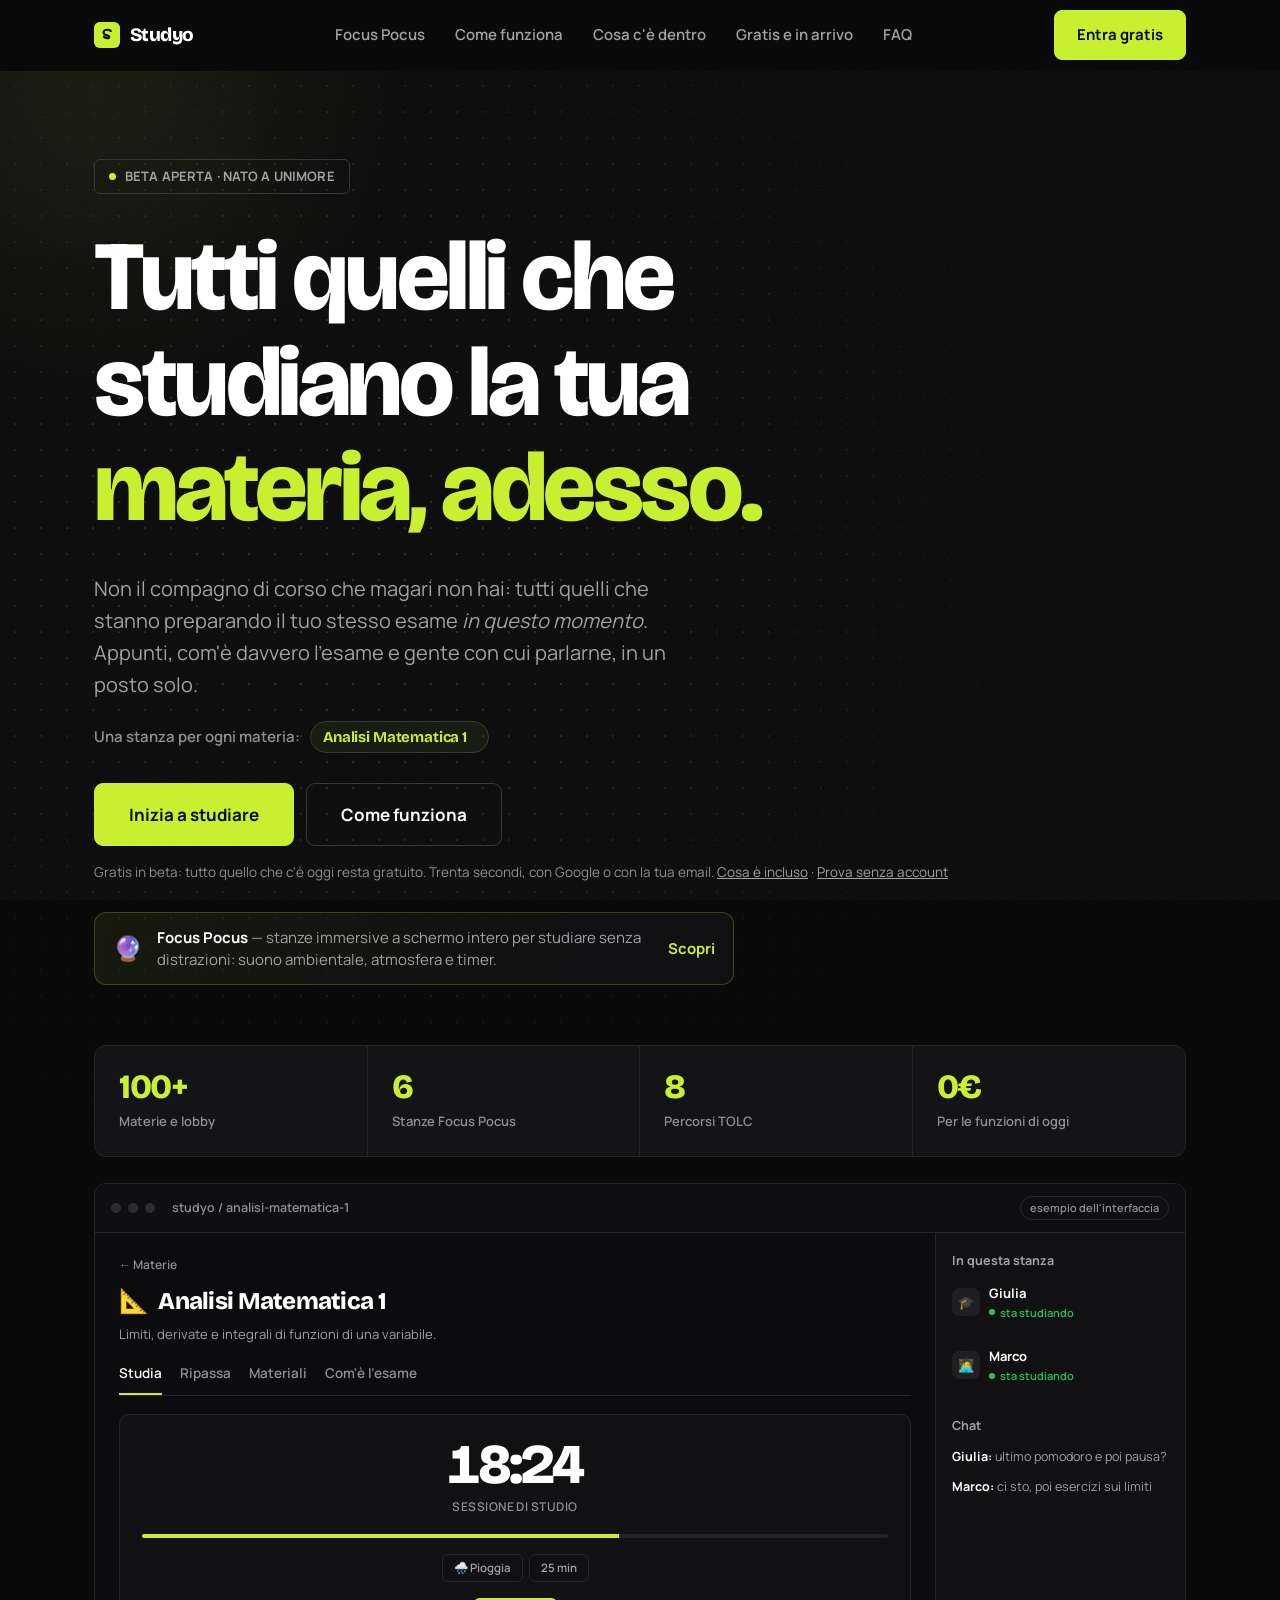
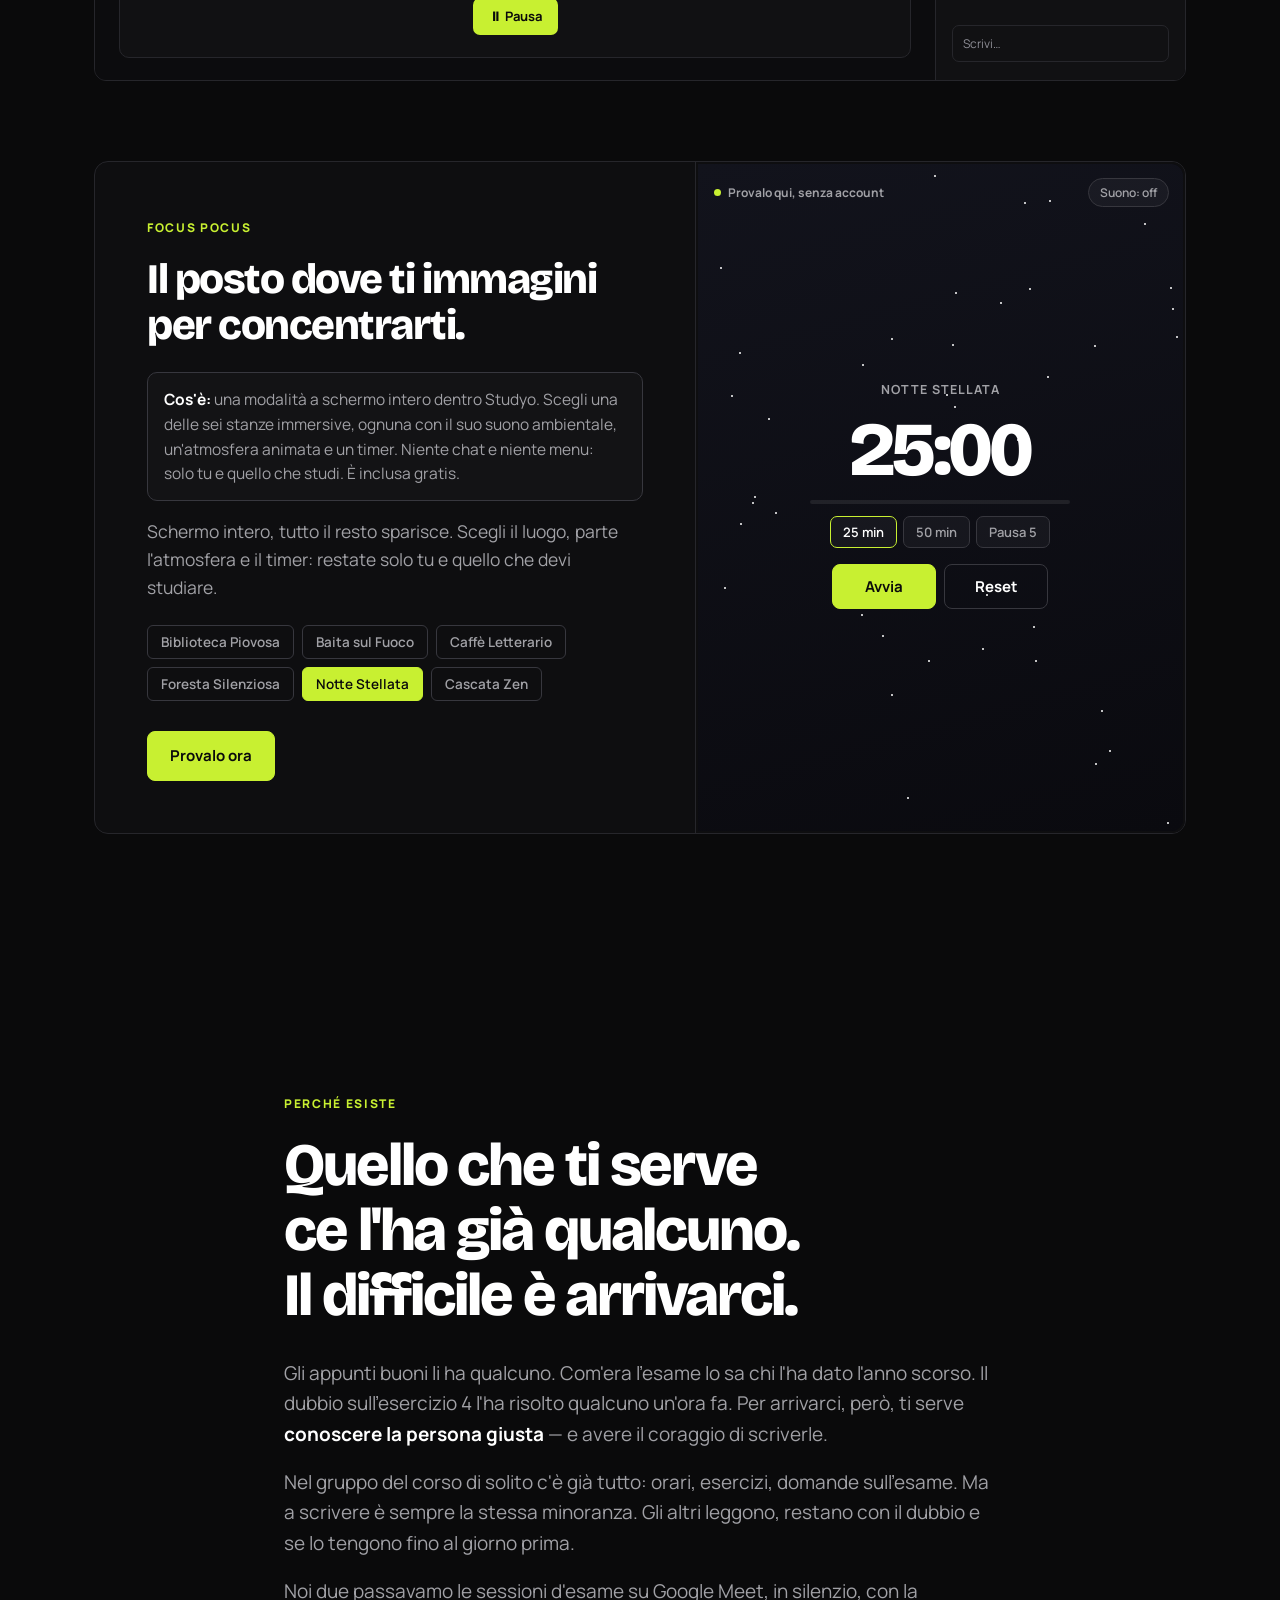
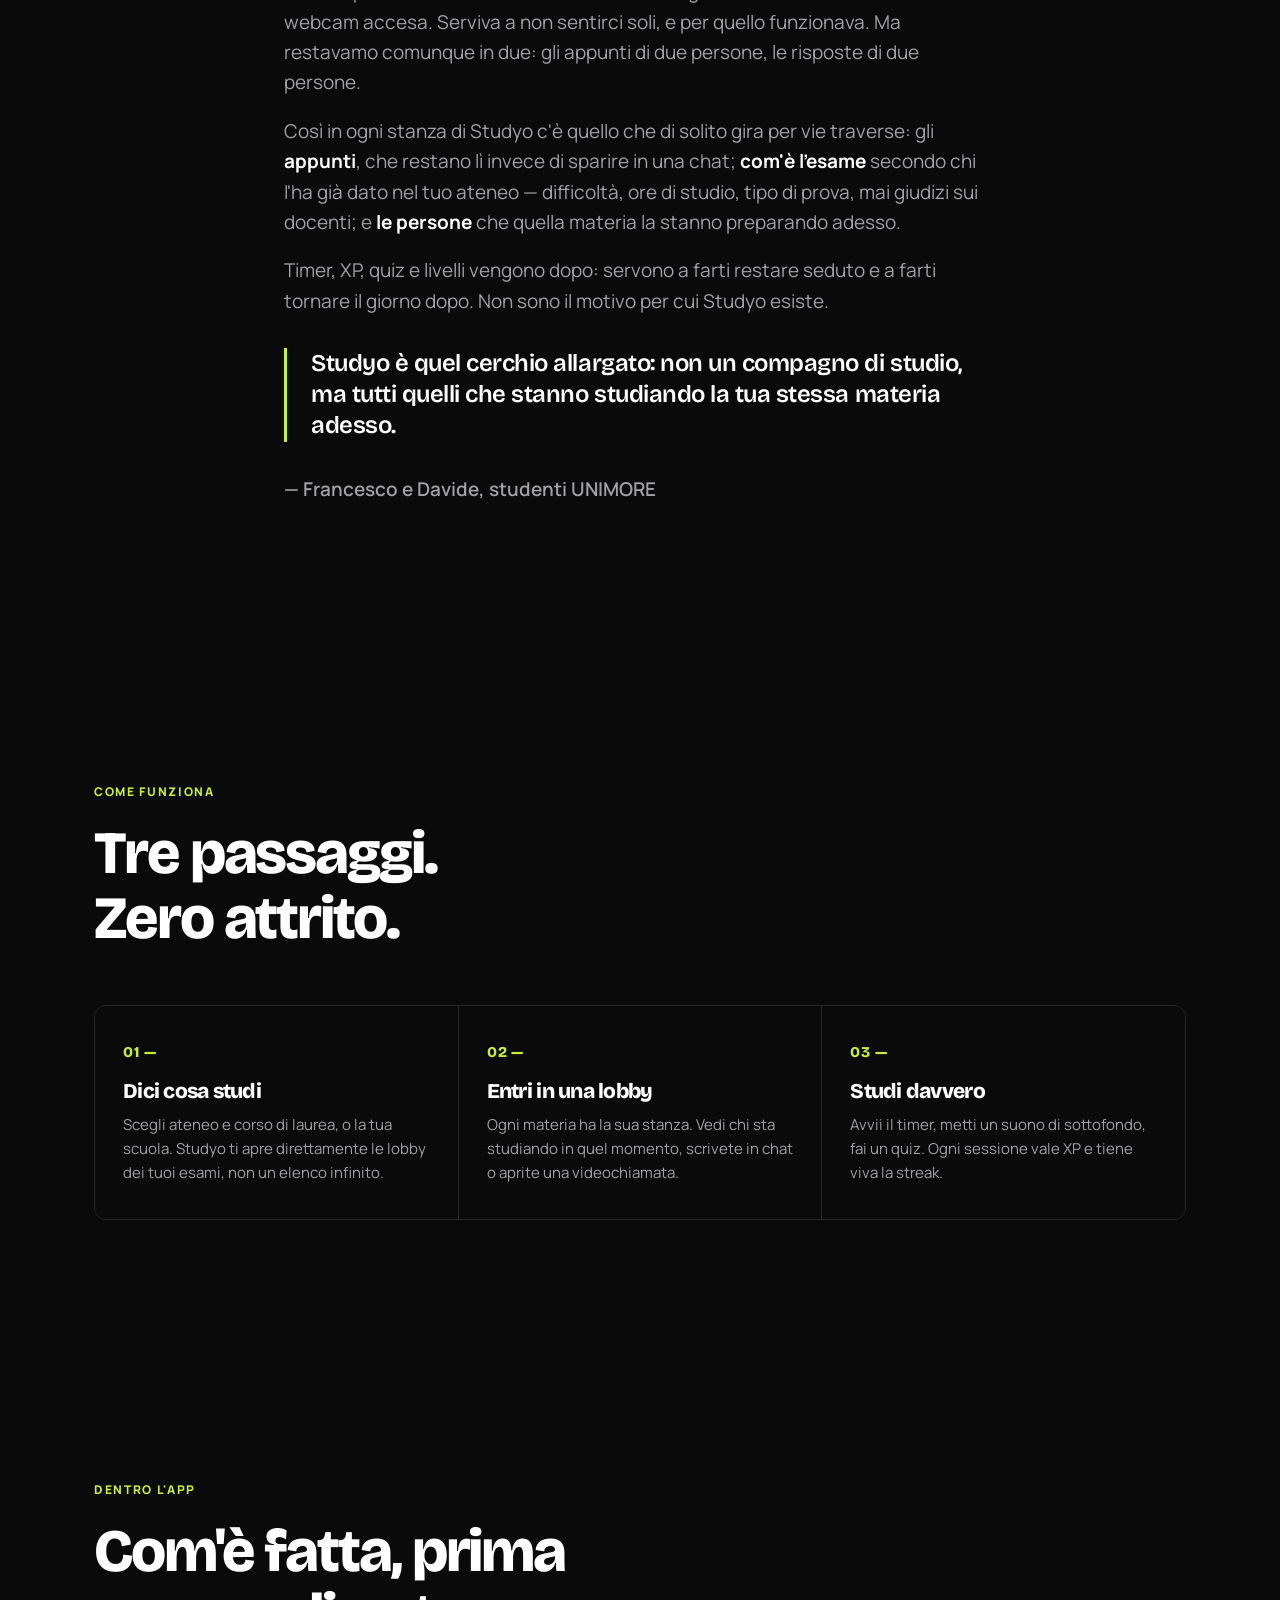
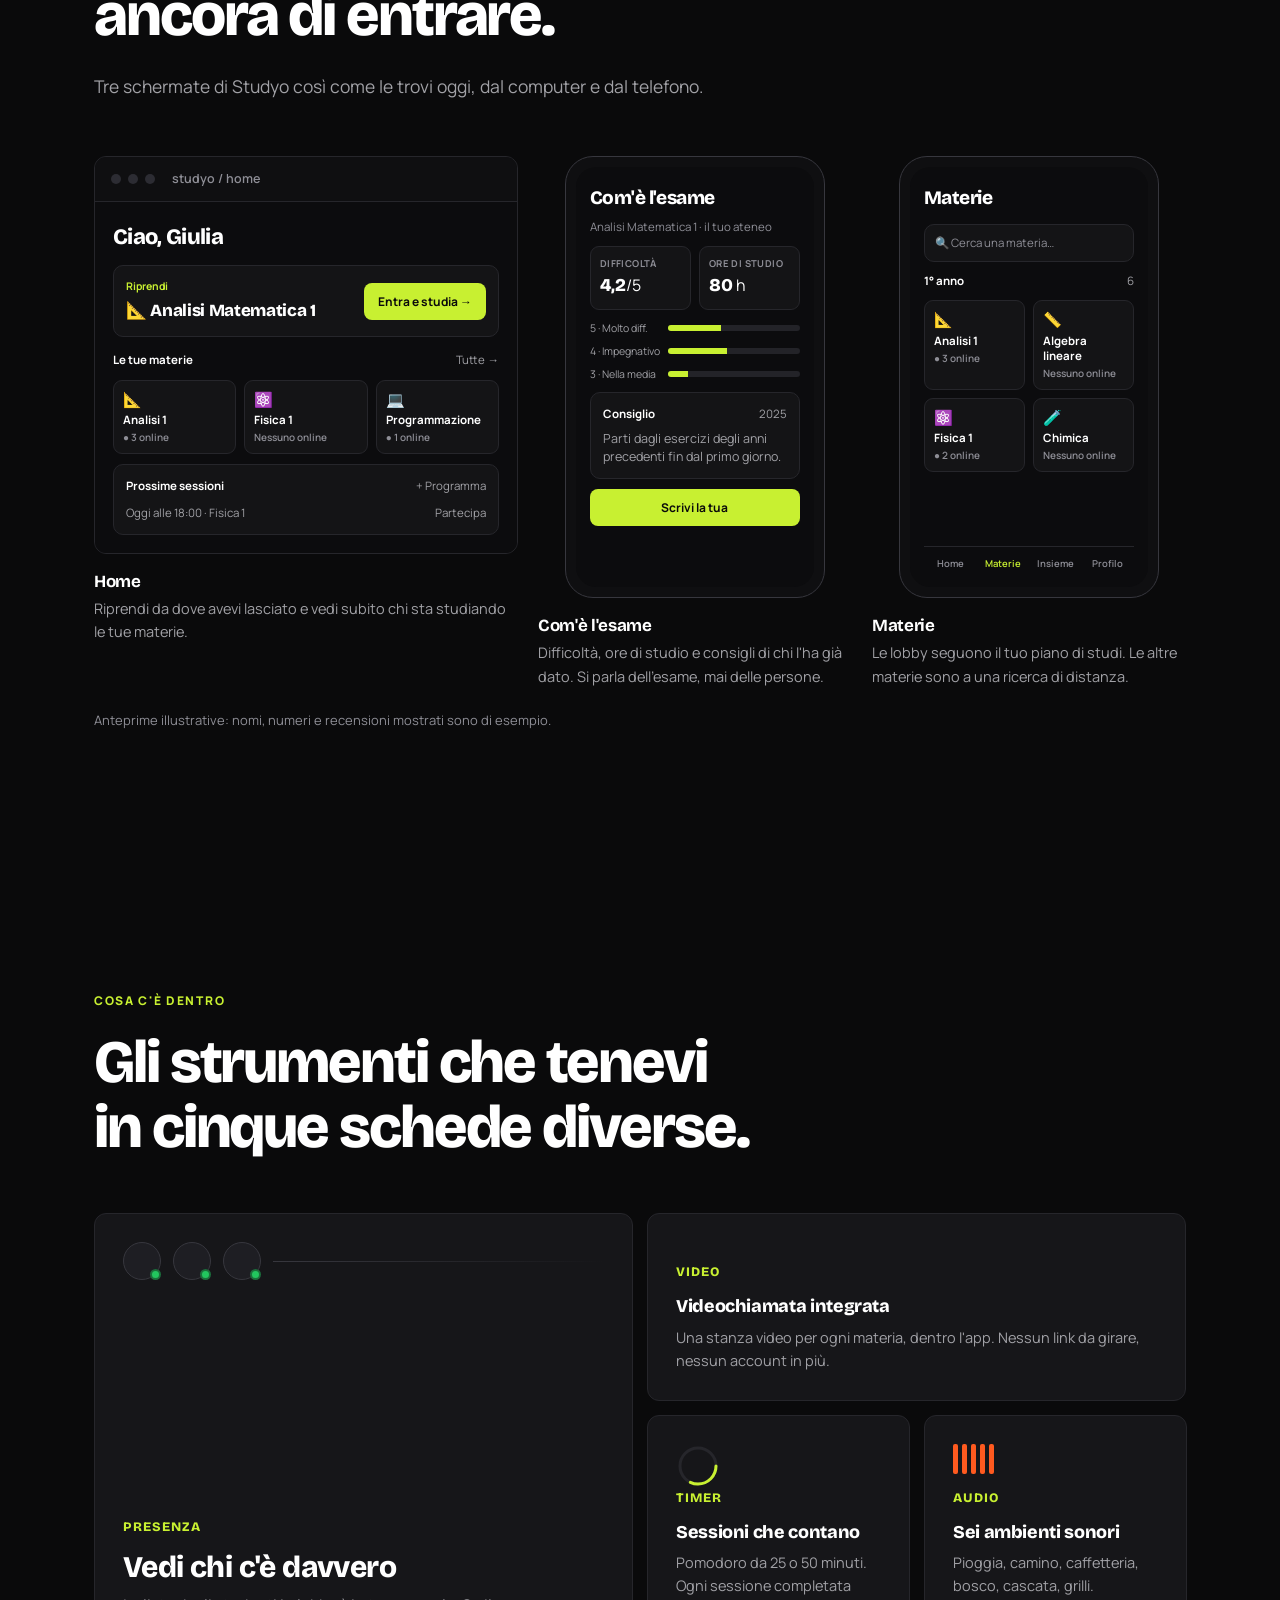
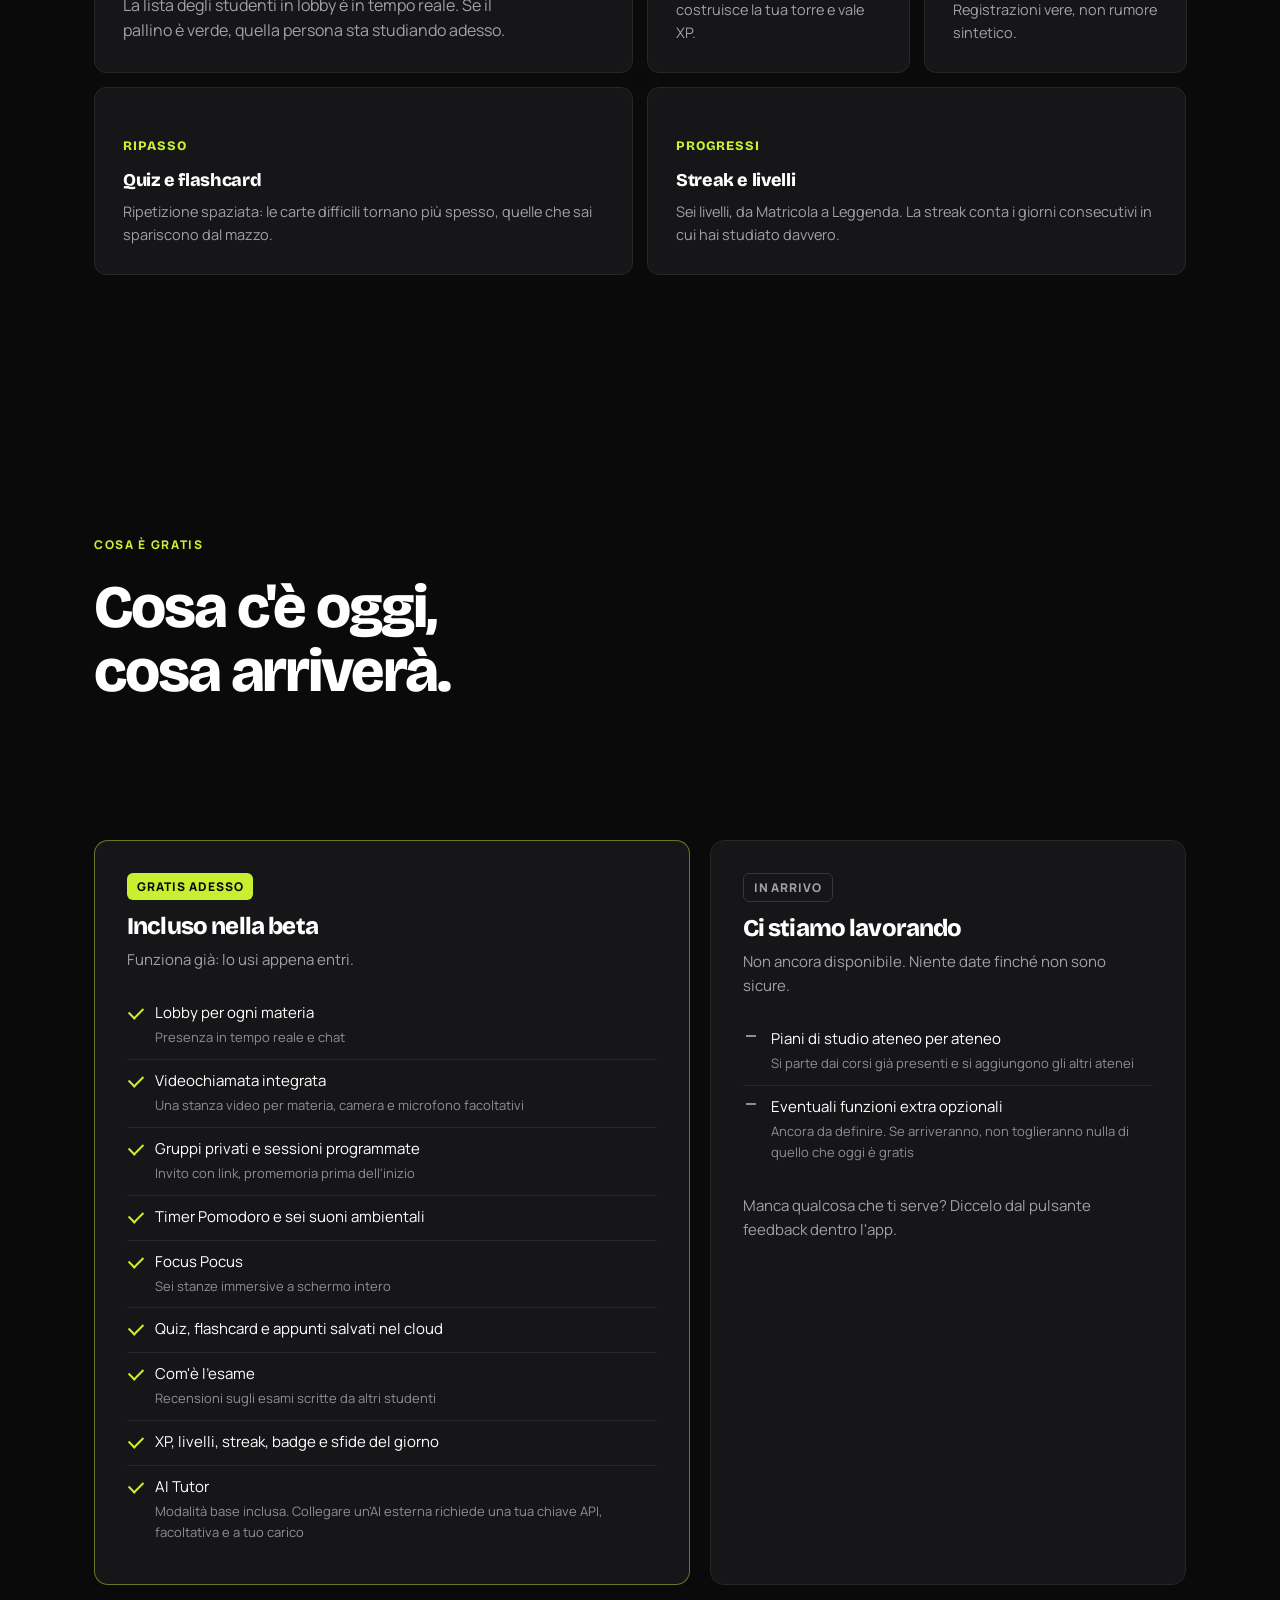
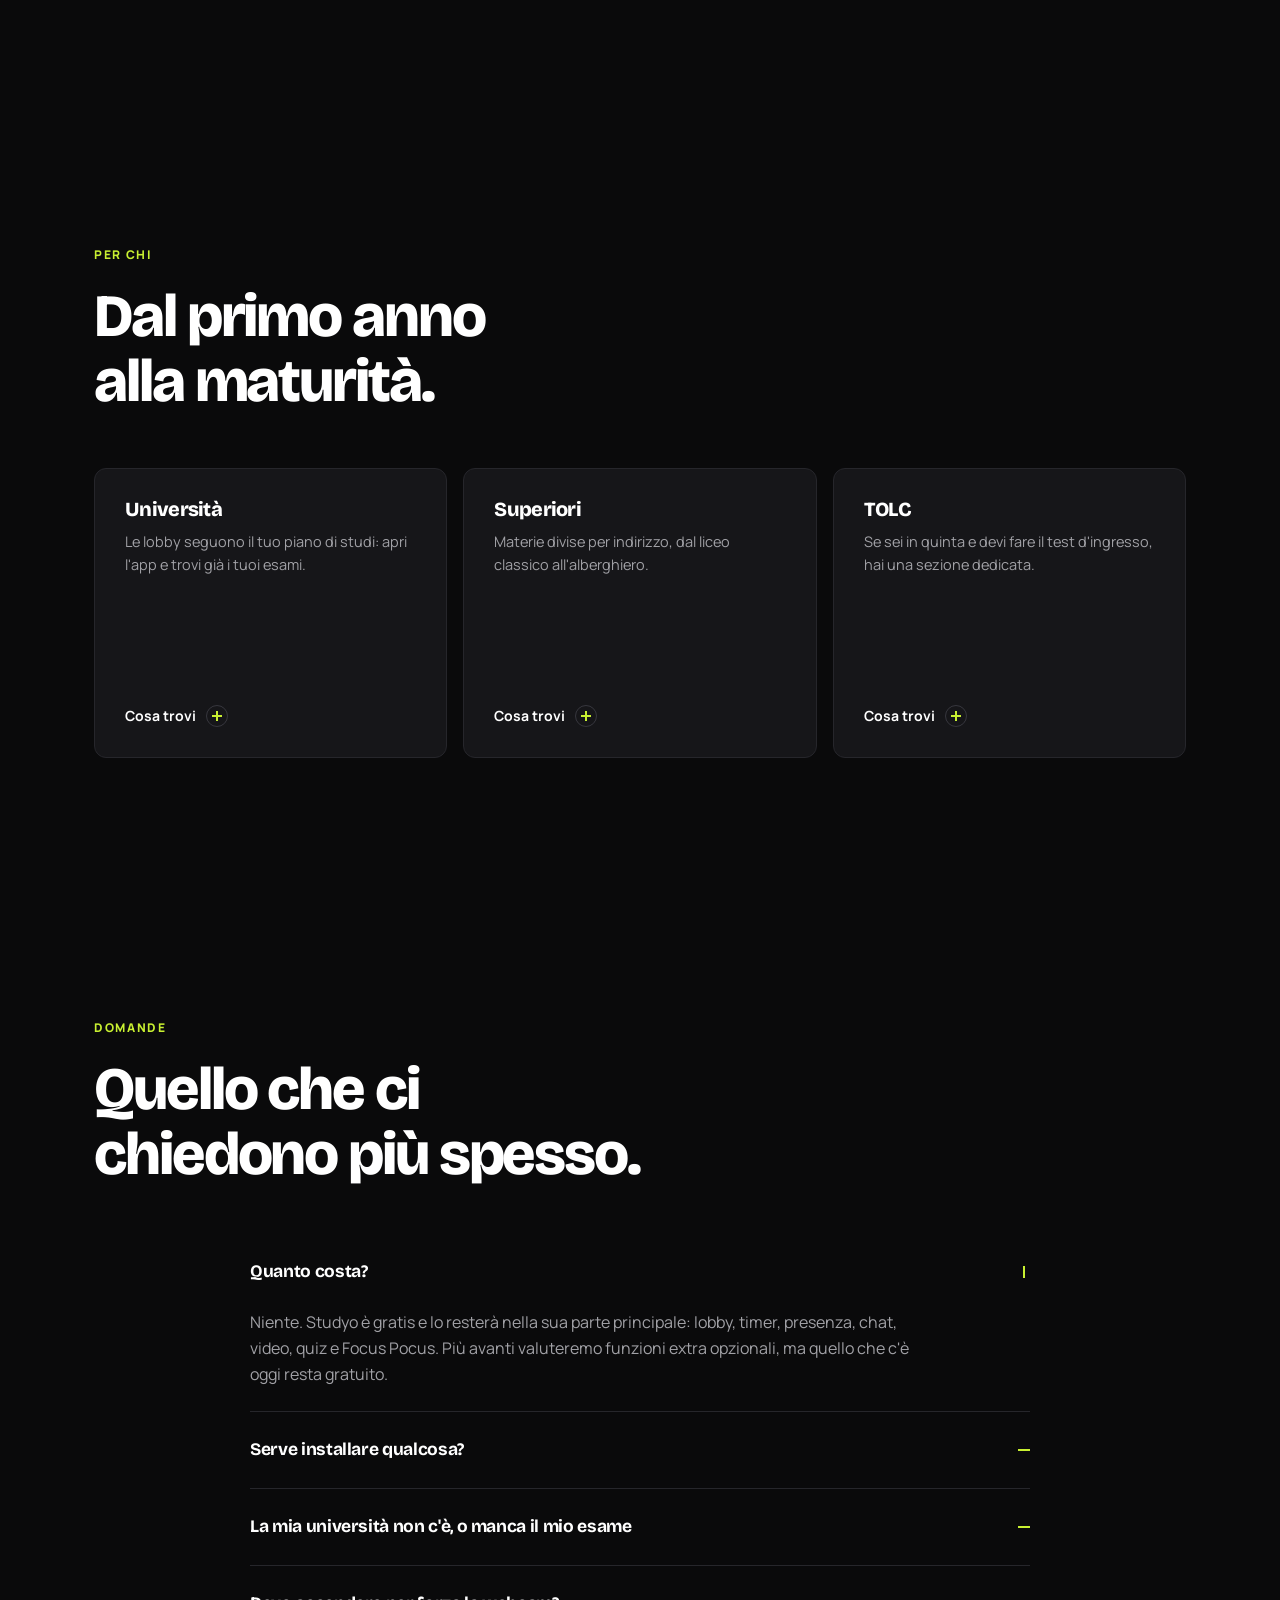
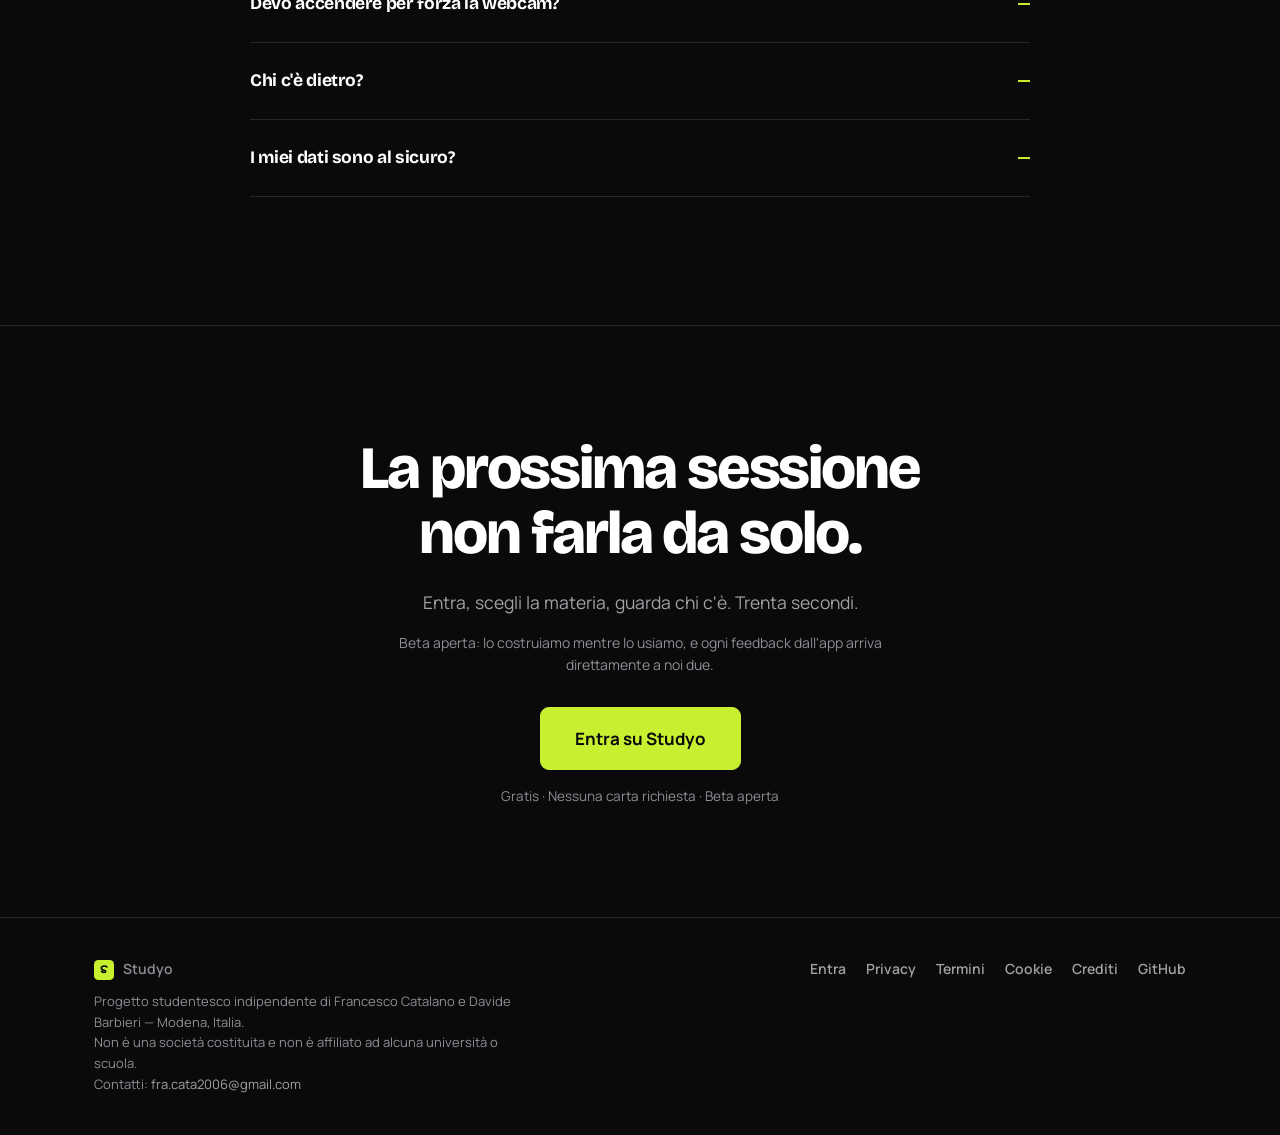
<file: index.html>
<!DOCTYPE html>
<html lang="it">
<head>
<meta charset="UTF-8">
<meta name="viewport" content="width=device-width, initial-scale=1.0">
<title>Studyo — Studiare insieme, anche quando siete lontani</title>

<meta name="description" content="Studyo è il posto dove gli studenti italiani studiano insieme: lobby per materia, sessioni in video, timer condivisi e progressi che si vedono. Università, superiori e preparazione TOLC. Gratis.">
<link rel="canonical" href="https://cataaa06.github.io/Studyo/">

<meta property="og:type" content="website">
<meta property="og:site_name" content="Studyo">
<meta property="og:title" content="Studyo — Studiare insieme, anche quando siete lontani">
<meta property="og:description" content="Entra in una lobby della tua materia e trova altri studenti che stanno studiando adesso. Gratis, in beta aperta.">
<meta property="og:url" content="https://cataaa06.github.io/Studyo/">
<!-- [IMMAGINE DA INSERIRE: anteprima social 1200×630 px, es. og-image.png — per ora si usa l'icona] -->
<meta property="og:image" content="https://cataaa06.github.io/Studyo/icons/icon-512.png">
<meta property="og:image:width" content="512">
<meta property="og:image:height" content="512">
<meta property="og:image:alt" content="Logo di Studyo: una S nera su quadrato lime">
<meta property="og:locale" content="it_IT">
<meta name="twitter:card" content="summary">
<meta name="twitter:title" content="Studyo — Studiare insieme, anche quando siete lontani">
<meta name="twitter:description" content="Entra in una lobby della tua materia e trova altri studenti che stanno studiando adesso. Gratis, in beta aperta.">
<meta name="twitter:image" content="https://cataaa06.github.io/Studyo/icons/icon-512.png">

<meta name="theme-color" content="#0A0A0B">
<link rel="icon" type="image/png" sizes="32x32" href="icons/icon-32.png">
<link rel="icon" type="image/png" sizes="192x192" href="icons/icon-192.png">
<link rel="apple-touch-icon" href="icons/icon-180.png">
<link rel="manifest" href="manifest.json">

<script type="application/ld+json">
{
  "@context": "https://schema.org",
  "@graph": [
    {
      "@type": "Organization",
      "@id": "https://cataaa06.github.io/Studyo/#organization",
      "name": "Studyo",
      "url": "https://cataaa06.github.io/Studyo/",
      "logo": "https://cataaa06.github.io/Studyo/icons/icon-512.png",
      "email": "fra.cata2006@gmail.com",
      "description": "Progetto studentesco indipendente nato a UNIMORE (Modena)."
    },
    {
      "@type": "WebApplication",
      "name": "Studyo",
      "url": "https://cataaa06.github.io/Studyo/",
      "publisher": { "@id": "https://cataaa06.github.io/Studyo/#organization" },
      "applicationCategory": "EducationalApplication",
      "operatingSystem": "Web",
      "inLanguage": "it",
      "description": "Lobby di studio per materia con presenza in tempo reale, chat, videochiamata, timer, quiz, flashcard e stanze immersive Focus Pocus.",
      "offers": { "@type": "Offer", "price": "0", "priceCurrency": "EUR" }
    }
  ]
}
</script>

<!-- Font ospitati in locale: nessun dato inviato a server di terze parti.
     I due file del primo schermo si caricano subito per evitare il cambio di carattere. -->
<link rel="preload" href="fonts/BricolageGrotesque-800-latin.woff2" as="font" type="font/woff2" crossorigin>
<link rel="preload" href="fonts/Manrope-400-latin.woff2" as="font" type="font/woff2" crossorigin>
<link rel="stylesheet" href="fonts/fonts.css">

<script>
/* Effetti solo se l'utente non chiede movimento ridotto; "fx-pointer" solo con un mouse vero */
(function (d) {
  var m = window.matchMedia;
  if (!m || m('(prefers-reduced-motion: reduce)').matches) return;
  d.classList.add('fx');
  if (m('(hover: hover) and (pointer: fine)').matches) d.classList.add('fx-pointer');
})(document.documentElement);
</script>

<style>
:root{
  --ink:#0A0A0B;
  --ink-2:#141416;
  --surface:#161619;
  --line:#26262B;
  --line-2:#37373E;
  --text:#FFFFFF;
  --muted:#A1A1A6;
  --dim:#8E8E96;
  --lime:#C8F031;
  --lime-2:#DDFF70;
  --orange:#FF5A1F;
  --maxw:1140px;
  --display:'Bricolage Grotesque','Manrope',sans-serif;
}
*{margin:0;padding:0;box-sizing:border-box}
html{scroll-behavior:smooth}
body{
  background:var(--ink);color:var(--text);
  font-family:'Manrope',-apple-system,sans-serif;
  line-height:1.6;-webkit-font-smoothing:antialiased;overflow-x:hidden;
}
::selection{background:var(--lime);color:var(--ink)}
a{color:inherit;text-decoration:none}
.wrap{max-width:var(--maxw);margin:0 auto;padding:0 24px}
h1,h2,h3,.disp{font-family:var(--display);font-weight:800;letter-spacing:-.035em;line-height:1.08}

/* ---------- NAV ---------- */
nav{position:sticky;top:0;z-index:60;background:rgba(10,10,11,.9);backdrop-filter:blur(10px);border-bottom:1px solid transparent;transition:border-color .25s}
nav.on{border-bottom-color:var(--line)}
.nav-in{display:flex;align-items:center;justify-content:space-between;height:70px}
.brand{display:flex;align-items:center;gap:10px;font-family:var(--display);font-weight:800;font-size:19px;letter-spacing:-.03em}
.nav-links{display:flex;gap:30px}
.nav-links a{color:var(--muted);font-size:15px;font-weight:600;transition:color .18s}
.nav-links a:hover{color:var(--lime)}
.btn{display:inline-flex;align-items:center;justify-content:center;gap:8px;font-family:'Manrope',sans-serif;font-weight:700;cursor:pointer;border:1px solid transparent;transition:transform .16s,background .18s,color .18s,border-color .18s}
.btn-lime{background:var(--lime);color:var(--ink);padding:12px 22px;font-size:15px;border-radius:8px;border-color:var(--lime)}
.btn-lime:hover{background:var(--lime-2);border-color:var(--lime-2);transform:translateY(-1px)}
.btn-out{background:transparent;color:var(--text);border-color:var(--line-2);padding:12px 22px;font-size:15px;border-radius:8px}
.btn-out:hover{border-color:var(--lime);color:var(--lime)}
.btn-xl{padding:17px 34px;font-size:17px;border-radius:9px}

/* ---------- HERO ---------- */
header{padding:88px 0 56px;position:relative}
.kicker{display:inline-flex;align-items:center;gap:9px;border:1px solid var(--line-2);color:var(--muted);padding:6px 14px;border-radius:6px;font-size:13px;font-weight:700;margin-bottom:30px;letter-spacing:.01em}
.live{width:7px;height:7px;border-radius:50%;background:var(--lime);animation:b 1.8s infinite}
@keyframes b{0%,100%{opacity:1}50%{opacity:.25}}
h1{font-size:clamp(46px,8.2vw,98px);margin-bottom:26px;padding-bottom:.06em}
.h1-lime{color:var(--lime)}
.lede{font-size:clamp(17px,2vw,20px);color:var(--muted);max-width:600px;margin-bottom:34px}
.cta-row{display:flex;flex-wrap:wrap;gap:12px;align-items:center}
.micro{font-size:13.5px;color:var(--dim);margin-top:16px}

/* metrics strip */
.metrics{display:grid;grid-template-columns:repeat(4,1fr);border:1px solid var(--line);border-radius:12px;margin-top:60px;overflow:hidden;background:var(--ink-2)}
.metric{padding:24px;border-right:1px solid var(--line)}
.metric:last-child{border-right:none}
.metric b{display:block;font-family:var(--display);font-size:34px;font-weight:800;letter-spacing:-.04em;color:var(--lime);line-height:1}
.metric span{display:block;font-size:13px;color:var(--dim);margin-top:7px;font-weight:600}

/* ---------- APP SHOT ---------- */
.shot{margin-top:26px}
.frame{border:1px solid var(--line);border-radius:12px;background:var(--ink-2);overflow:hidden}
.fbar{display:flex;align-items:center;gap:7px;padding:12px 16px;border-bottom:1px solid var(--line);background:#0F0F11}
.tl{width:10px;height:10px;border-radius:50%;background:#2c2c33}
.furl{margin-left:10px;font-size:12.5px;color:var(--dim);font-weight:600}
.furl-demo{margin-left:auto;font-size:11px;color:var(--dim);border:1px solid var(--line);padding:2px 9px;border-radius:999px;font-weight:600}
.mock{display:grid;grid-template-columns:196px 1fr 234px;min-height:380px}
.mc{padding:16px}
.mside{border-right:1px solid var(--line);background:#111113}
.mh{font-size:10.5px;letter-spacing:.11em;color:var(--dim);font-weight:800;margin:14px 0 9px}
.mh:first-child{margin-top:0}
.ch{display:flex;align-items:center;gap:9px;padding:7px 9px;border-radius:6px;font-size:13.5px;color:var(--muted);margin-bottom:2px;font-weight:600}
.ch.on{background:rgba(200,240,49,.14);color:#fff;position:relative}
.ch.on:before{content:'';position:absolute;left:0;top:20%;height:60%;width:3px;background:var(--lime);border-radius:0 3px 3px 0}
.ch b{margin-left:auto;font-size:11px;background:rgba(255,255,255,.07);padding:1px 7px;border-radius:20px;color:var(--dim)}
.ch.on b{background:var(--lime);color:var(--ink)}
.mmain{background:#0C0C0E}
.mtitle{font-family:var(--display);font-size:22px;font-weight:800;letter-spacing:-.03em}
.msub{font-size:13px;color:var(--dim);display:flex;align-items:center;gap:7px;margin-top:6px;font-weight:600}
.gdot{width:6px;height:6px;border-radius:50%;background:#22C55E}
.tcard{margin-top:16px;border:1px solid var(--line);border-radius:10px;background:#111113;padding:26px;text-align:center}
.tnum{font-family:var(--display);font-size:56px;font-weight:800;letter-spacing:-.05em;line-height:1;font-variant-numeric:tabular-nums}
.tlbl{font-size:12px;color:var(--dim);margin-top:4px;font-weight:600;letter-spacing:.04em}
.tbar{height:4px;background:#232328;border-radius:2px;margin-top:18px;overflow:hidden}
.tbar span{display:block;height:100%;width:64%;background:var(--lime)}
.chips{display:flex;gap:6px;justify-content:center;margin-top:16px;flex-wrap:wrap}
.chip{font-size:11.5px;color:var(--muted);border:1px solid var(--line);padding:4px 11px;border-radius:6px;font-weight:600}
.mright{border-left:1px solid var(--line);background:#111113}
.pr{display:flex;align-items:center;gap:9px;margin-bottom:13px}
.pav{width:28px;height:28px;border-radius:7px;display:grid;place-items:center;font-size:13px;background:#1e1e23}
.pn{font-size:13px;font-weight:700}
.ps{font-size:11px;color:#22C55E;display:flex;align-items:center;gap:5px;font-weight:600}
.ps.off{color:var(--dim)}

/* ---------- SECTIONS ---------- */
section{padding:128px 0}
.tag{display:inline-block;font-size:12px;font-weight:800;letter-spacing:.14em;color:var(--lime);margin-bottom:20px}
h2{font-size:clamp(34px,5.2vw,60px);margin-bottom:24px}
.slede{color:var(--muted);font-size:17.5px;max-width:620px}

/* story */
.story{max-width:760px}
.story p{font-size:19px;color:var(--muted);margin-bottom:18px}
.story p strong{color:var(--text);font-weight:700}
.quote{border-left:3px solid var(--lime);padding-left:24px;margin:32px 0;font-family:var(--display);font-size:24px;font-weight:600;letter-spacing:-.02em;line-height:1.3;color:var(--text)}
.byline{font-size:14px;color:var(--dim);font-weight:600}
.story-minor{font-size:17px;color:var(--dim)}

/* steps */
.steps{display:grid;grid-template-columns:repeat(3,1fr);gap:1px;background:var(--line);border:1px solid var(--line);border-radius:12px;overflow:hidden;margin-top:54px}
.step{background:var(--ink);padding:34px 28px}
.sn{font-family:var(--display);font-size:15px;font-weight:800;color:var(--lime);margin-bottom:16px;letter-spacing:.06em}
.step h3{font-size:21px;margin-bottom:10px}
.step p{color:var(--muted);font-size:15px}

/* features */
.feats{display:grid;grid-template-columns:repeat(3,1fr);gap:16px;margin-top:54px}
.feat{border:1px solid var(--line);border-radius:12px;padding:28px;background:var(--surface);transition:border-color .2s,transform .2s}
.feat:hover{border-color:var(--line-2);transform:translateY(-2px)}
.feat h3{font-size:18px;margin-bottom:9px;letter-spacing:-.02em}
.feat p{color:var(--muted);font-size:14.5px}
.fnum{font-family:var(--display);font-size:13px;font-weight:800;color:var(--lime);letter-spacing:.08em;margin-bottom:14px}

/* focus band */
.band{border:1px solid var(--line);border-radius:14px;background:#0E0E10;padding:0;overflow:hidden;display:grid;grid-template-columns:1.1fr .9fr}
.band-l{padding:52px}
.band-r{position:relative;background:linear-gradient(165deg,#12131c,#0a0a0f);border-left:1px solid var(--line);min-height:320px}
.sky{position:absolute;inset:0}
.sky span{position:absolute;width:2px;height:2px;background:#fff;border-radius:50%;animation:tw 3.5s infinite}
@keyframes tw{0%,100%{opacity:.14}50%{opacity:.95}}
.band-timer{position:absolute;inset:0;display:grid;place-content:center;text-align:center}
.band-timer b{display:block;font-family:var(--display);font-size:56px;font-weight:800;letter-spacing:-.05em}
.band-timer span{font-size:12.5px;color:var(--dim);font-weight:600;letter-spacing:.06em}
.rooms{display:flex;flex-wrap:wrap;gap:8px;margin-top:24px}
.room{font-size:13.5px;border:1px solid var(--line-2);padding:7px 13px;border-radius:6px;color:var(--muted);font-weight:600}

/* audience */
.auds{display:grid;grid-template-columns:repeat(3,1fr);gap:16px;margin-top:54px}
.aud{border:1px solid var(--line);border-radius:12px;padding:30px;background:var(--surface)}
.aud h3{font-size:20px;margin-bottom:10px}
.aud>p{color:var(--muted);font-size:14.5px}
.aud ul{list-style:none;margin-top:16px}
.aud li{color:var(--muted);font-size:14.5px;padding:7px 0 7px 20px;position:relative;font-weight:500}
.aud li:before{content:'';position:absolute;left:0;top:15px;width:8px;height:2px;background:var(--lime)}

/* faq */
.faq{max-width:780px;margin:48px auto 0}
details{border-bottom:1px solid var(--line)}
summary{padding:24px 0;font-size:17.5px;font-weight:700;cursor:pointer;list-style:none;display:flex;justify-content:space-between;gap:20px;align-items:center;font-family:var(--display);letter-spacing:-.02em}
summary::-webkit-details-marker{display:none}
summary:after{content:'';width:12px;height:2px;background:var(--lime);flex-shrink:0;transition:transform .2s}
details[open] summary:after{transform:rotate(90deg)}
details p{color:var(--muted);padding-bottom:24px;font-size:16px;max-width:660px}

/* final */
.final{text-align:center;padding:110px 0;border-top:1px solid var(--line)}
.final h2{margin-bottom:22px}
.final .slede{margin:0 auto 34px}
.beta-honest{max-width:520px;margin:-18px auto 30px;font-size:14px;color:var(--dim)}

footer{border-top:1px solid var(--line);padding:40px 0;color:var(--dim);font-size:14px}
.foot{display:flex;justify-content:space-between;gap:26px;flex-wrap:wrap;align-items:flex-start;font-weight:600}
.foot a{color:var(--muted)}
.foot a:hover{color:var(--lime)}
.foot-links{display:flex;gap:20px;flex-wrap:wrap}
.foot-id{max-width:430px}
.foot-note{font-weight:400;font-size:13px;line-height:1.6;color:var(--dim);margin-top:10px}
.foot-note a{color:var(--muted)}

@media(max-width:980px){
  .mock{grid-template-columns:1fr}.mside,.mright{display:none}
  .band{grid-template-columns:1fr}.band-r{min-height:240px;border-left:none;border-top:1px solid var(--line)}
  .band-l{padding:34px}
}
@media(max-width:820px){
  .steps,.feats,.auds{grid-template-columns:1fr}
  .metrics{grid-template-columns:repeat(2,1fr)}
  .metric:nth-child(2){border-right:none}
  .metric:nth-child(1),.metric:nth-child(2){border-bottom:1px solid var(--line)}
  .nav-links{display:none}
  section{padding:88px 0}
  header{padding:56px 0 48px}
}
@media(prefers-reduced-motion:reduce){*{animation:none!important;transition:none!important}}

/* ---------- ACCESSIBILITÀ ---------- */
:focus-visible{outline:2px solid var(--lime);outline-offset:3px;border-radius:4px}
.skip{position:absolute;left:12px;top:-60px;z-index:100;background:var(--lime);color:var(--ink);padding:10px 16px;border-radius:8px;font-weight:700}
.skip:focus{top:12px}

/* ---------- FOCUS POCUS: definizione in apertura ---------- */
#focus{padding-top:24px}
.fp-def{margin-top:18px;padding:14px 16px;border:1px solid var(--line-2);border-radius:10px;background:rgba(255,255,255,.02);color:var(--muted);font-size:15.5px;max-width:560px}
.fp-def strong{color:var(--text)}

.fp-teaser{display:flex;align-items:center;gap:14px;margin-top:28px;max-width:640px;padding:14px 18px;border:1px solid rgba(200,240,49,.22);border-radius:12px;background:linear-gradient(100deg,rgba(200,240,49,.07),#111113 75%);color:var(--muted);font-size:15px;line-height:1.45;transition:border-color .18s}
.fp-teaser:hover{border-color:rgba(200,240,49,.45)}
.fp-teaser strong{color:var(--text)}
.fp-teaser-icon{font-size:24px}
.fp-teaser-more{margin-left:auto;font-weight:700;color:var(--lime);white-space:nowrap}

/* ---------- ANTEPRIME DELL'APP (mockup in HTML, sostituibili con screenshot veri) ---------- */
.m2{display:grid;grid-template-columns:1fr 250px;min-height:360px;background:#0C0C0E;text-align:left}
.m2-main{padding:22px 24px}
.m2-back{font-size:12px;color:var(--dim);font-weight:600}
.m2-title{display:flex;align-items:center;gap:10px;margin-top:8px;font-family:var(--display);font-size:24px;font-weight:800;letter-spacing:-.03em}
.m2-sub{font-size:13px;color:var(--muted);margin-top:4px}
.m2-tabs{display:flex;gap:18px;margin-top:18px;border-bottom:1px solid var(--line);font-size:13.5px;font-weight:600;color:var(--dim)}
.m2-tabs span{padding-bottom:10px}
.m2-tabs .on{color:#fff;box-shadow:inset 0 -2px 0 var(--lime)}
.m2-timer{margin-top:18px;border:1px solid var(--line);border-radius:10px;background:#111113;padding:22px;text-align:center}
.m2-btn{display:inline-block;margin-top:16px;background:var(--lime);color:var(--ink);font-weight:700;font-size:13px;padding:8px 16px;border-radius:7px}
.m2-side{border-left:1px solid var(--line);background:#111113;padding:18px 16px;display:flex;flex-direction:column;gap:12px}
.m2-side-h{font-size:12.5px;font-weight:700;color:var(--muted)}
.m2-msg{font-size:12.5px;color:var(--muted);line-height:1.45}
.m2-msg b{color:#fff;font-weight:700}
.m2-input{margin-top:auto;border:1px solid var(--line);border-radius:7px;padding:8px 10px;font-size:12px;color:var(--dim)}

.screens{display:grid;grid-template-columns:1.35fr 1fr 1fr;gap:20px;margin-top:56px;align-items:start}
.screen figcaption{margin-top:14px;font-size:14.5px;color:var(--muted)}
.screen figcaption strong{display:block;color:var(--text);font-family:var(--display);font-size:17px;letter-spacing:-.02em;margin-bottom:2px}
.phone{max-width:260px;margin:0 auto;border:1px solid var(--line-2);border-radius:28px;padding:10px;background:#0F0F11}
.phone-in{border-radius:20px;overflow:hidden;background:#0C0C0E;min-height:420px;padding:16px 14px;display:flex;flex-direction:column;gap:10px}
.ph-h{font-family:var(--display);font-size:19px;font-weight:800;letter-spacing:-.03em}
.ph-sub{font-size:11.5px;color:var(--dim);margin-top:-6px}
.ph-card{border:1px solid var(--line);border-radius:10px;background:#141416;padding:12px}
.ph-eyebrow{font-size:10.5px;font-weight:700;color:var(--lime)}
.ph-big{font-family:var(--display);font-size:17px;font-weight:800;letter-spacing:-.02em;margin-top:2px}
.ph-row{display:flex;justify-content:space-between;gap:8px;font-size:11.5px;color:var(--muted)}
.ph-grid{display:grid;grid-template-columns:1fr 1fr;gap:8px}
.ph-stat{border:1px solid var(--line);border-radius:9px;background:#141416;padding:9px}
.ph-stat small{display:block;font-size:9.5px;font-weight:700;color:var(--dim);letter-spacing:.04em}
.ph-stat b{font-family:var(--display);font-size:18px;font-weight:800}
.ph-bar{height:6px;border-radius:3px;background:#232328;overflow:hidden}
.ph-bar span{display:block;height:100%;background:var(--lime)}
.ph-dist{display:grid;grid-template-columns:70px 1fr;gap:6px 8px;align-items:center;font-size:10.5px;color:var(--muted)}
.ph-btn{background:var(--lime);color:var(--ink);font-weight:700;font-size:12px;text-align:center;padding:9px;border-radius:8px}
.ph-subj{display:grid;grid-template-columns:1fr 1fr;gap:8px}
.ph-subj div{border:1px solid var(--line);border-radius:9px;background:#141416;padding:9px;font-size:11.5px;font-weight:700;line-height:1.3}
.ph-subj span{display:block;font-size:15px;margin-bottom:4px}
.ph-subj-3{grid-template-columns:repeat(3,1fr)}
.ph-subj em{display:block;font-style:normal;font-weight:600;font-size:10px;color:var(--dim);margin-top:3px}
.ph-nav{margin-top:auto;display:grid;grid-template-columns:repeat(4,1fr);border-top:1px solid var(--line);padding-top:9px;font-size:9.5px;color:var(--dim);text-align:center;font-weight:600}
.ph-nav .on{color:var(--lime)}
.shot-note{margin-top:22px;font-size:13px;color:var(--dim)}

/* ---------- GRATIS ADESSO / IN ARRIVO ---------- */
.plans{display:grid;grid-template-columns:1.25fr 1fr;gap:20px;margin-top:56px}
.plan{border:1px solid var(--line);border-radius:14px;padding:32px;background:var(--surface)}
.plan-now{border-color:rgba(200,240,49,.45)}
.plan-badge{display:inline-block;font-size:12px;font-weight:800;letter-spacing:.08em;padding:4px 10px;border-radius:6px;margin-bottom:14px}
.plan-now .plan-badge{background:var(--lime);color:var(--ink)}
.plan-next .plan-badge{border:1px solid var(--line-2);color:var(--muted)}
.plan h3{font-size:24px;margin-bottom:8px}
.plan>p{color:var(--muted);font-size:15px}
.plan ul{list-style:none;margin-top:20px;display:grid;gap:2px}
.plan li{position:relative;padding:9px 0 9px 28px;font-size:15px;color:var(--text);border-top:1px solid var(--line)}
.plan li:first-child{border-top:0}
.plan li small{display:block;color:var(--dim);font-size:13px;margin-top:2px}
.plan-now li:before{content:'';position:absolute;left:2px;top:15px;width:12px;height:7px;border-left:2px solid var(--lime);border-bottom:2px solid var(--lime);transform:rotate(-45deg)}
.plan-next li:before{content:'';position:absolute;left:3px;top:17px;width:10px;height:2px;background:var(--dim)}
.plan-foot{margin-top:22px;font-size:14px;color:var(--dim)}

@media(max-width:1100px){.nav-links{gap:20px}.nav-links a{font-size:14px}}
@media(max-width:920px){.nav-links{display:none}}
@media(max-width:980px){
  .m2{grid-template-columns:1fr}.m2-side{display:none}
  .screens{grid-template-columns:1fr 1fr}
  .screens .screen:first-child{grid-column:1/-1}
  .plans{grid-template-columns:1fr}
}
@media(max-width:640px){
  .screens{grid-template-columns:1fr;gap:40px}
  .plan{padding:24px 20px}
}
/* Telefoni stretti (320–375px) */
@media(max-width:480px){
  .wrap{padding:0 18px}
  h1{font-size:clamp(31px,9.8vw,46px)}
  h2{font-size:clamp(28px,8.6vw,34px)}
  .cta-row .btn{width:100%}
  .nav-in .btn-lime{padding:10px 14px;font-size:14px}
  .kicker{font-size:12px;padding:6px 10px}
  .metric{padding:18px 14px}
  .metric b{font-size:28px}
  .band-l{padding:26px 20px}
  .step{padding:26px 20px}
  .feat,.aud{padding:22px 20px}
  .m2-main{padding:18px 16px}
  .m2-tabs{gap:12px;font-size:12.5px;overflow:hidden}
  summary{font-size:16px}
  .fp-teaser{padding:12px 14px;font-size:14px}
  .fp-teaser-more{display:none}
  .furl{white-space:nowrap;overflow:hidden;text-overflow:ellipsis;min-width:0;margin-left:4px}
  .furl-demo{white-space:nowrap;flex-shrink:0}
  .m2-title{font-size:19px}
  .ph-subj-3{grid-template-columns:1fr 1fr}
  .ph-subj-3 div:nth-child(3){display:none}
  .m2-tabs span{white-space:nowrap}
  .tnum{font-size:44px}
}
</style>
<!-- Motion design: dopo gli stili di base, così li può rifinire -->
<link rel="stylesheet" href="css/landing-fx.css">
</head>
<body>

<a class="skip" href="#contenuto">Salta al contenuto</a>
<div class="scroll-progress" id="scroll-progress" aria-hidden="true"></div>
<div class="cursor-ring" id="cursor-ring" aria-hidden="true"></div>

<nav id="nav" aria-label="Navigazione principale">
  <div class="wrap nav-in">
    <a href="#" class="brand">
      <svg width="26" height="26" viewBox="0 0 32 32" fill="none" aria-hidden="true">
        <rect width="32" height="32" rx="7" fill="#C8F031"/>
        <path d="M20.6 11c-.95-.9-2.5-1.45-4.25-1.45-2.8 0-4.65 1.35-4.65 3.4 0 1.95 1.45 2.9 4.05 3.5 2.3.55 3 .95 3 1.9 0 .95-.95 1.55-2.5 1.55-1.65 0-3.1-.6-4.15-1.65" stroke="#0A0A0B" stroke-width="2.6" stroke-linecap="round" fill="none"/>
      </svg>
      Studyo
    </a>
    <div class="nav-links">
      <a href="#focus" title="Stanze immersive a schermo intero per studiare senza distrazioni">Focus Pocus</a>
      <a href="#come">Come funziona</a>
      <a href="#dentro">Cosa c'è dentro</a>
      <a href="#gratis">Gratis e in arrivo</a>
      <a href="#faq">FAQ</a>
    </div>
    <a href="app.html" class="btn btn-lime magnetic">Entra gratis</a>
  </div>
</nav>

<main id="contenuto">
<header>
  <div class="wrap">
    <span class="kicker"><span class="live"></span> BETA APERTA · NATO A UNIMORE</span>
    <h1><span class="w" style="--i:0">Tutti</span> <span class="w" style="--i:1">quelli</span> <span class="w" style="--i:2">che</span><br><span class="w" style="--i:3">studiano</span> <span class="w" style="--i:4">la</span> <span class="w" style="--i:5">tua</span><br><span class="h1-lime"><span class="w" style="--i:6">materia,</span> <span class="w" style="--i:7">adesso.</span></span></h1>
    <p class="lede">Non il compagno di corso che magari non hai: tutti quelli che stanno preparando il tuo stesso esame <em>in questo momento</em>. Appunti, com'è davvero l'esame e gente con cui parlarne, in un posto solo.</p>
    <p class="rotator">Una stanza per ogni materia:
      <span class="rot" aria-hidden="true">
        <span class="rot-item is-on">Analisi Matematica 1</span>
        <span class="rot-item">Diritto Privato</span>
        <span class="rot-item">Chimica Organica</span>
        <span class="rot-item">Microeconomia</span>
        <span class="rot-item">TOLC-MED (Medicina)</span>
        <span class="rot-item">Latino</span>
      </span>
      <span class="sr-only">Analisi Matematica 1, Diritto Privato, Chimica Organica, Microeconomia, TOLC-MED (Medicina), Latino e molte altre.</span>
    </p>
    <div class="cta-row">
      <a href="app.html" class="btn btn-lime btn-xl magnetic">Inizia a studiare</a>
      <a href="#come" class="btn btn-out btn-xl magnetic">Come funziona</a>
    </div>
    <p class="micro">Gratis in beta: tutto quello che c'è oggi resta gratuito. Trenta secondi, con Google o con la tua email. <a href="#gratis" style="color:var(--muted);text-decoration:underline">Cosa è incluso</a> · <a href="app.html?prova=1" style="color:var(--muted);text-decoration:underline">Prova senza account</a></p>

    <a class="fp-teaser" href="#focus">
      <span class="fp-teaser-icon" aria-hidden="true">🔮</span>
      <span><strong>Focus Pocus</strong> — stanze immersive a schermo intero per studiare senza distrazioni: suono ambientale, atmosfera e timer.</span>
      <span class="fp-teaser-more">Scopri</span>
    </a>

    <!-- Numeri verificati sul codice (js/data.js), da aggiornare se cambiano i dati:
         100+ = voci in LOBBIES (155 al 17/09/2026) · 6 = stanze Focus Pocus (FOCUS_ROOMS in js/app.js)
         8 = lobby dei singoli TOLC (category 'tolc', escluse le 4 sezioni comuni) · 0€ = nessun piano a pagamento -->
    <div class="metrics">
      <div class="metric"><b>100+</b><span>Materie e lobby</span></div>
      <div class="metric"><b>6</b><span>Stanze Focus Pocus</span></div>
      <div class="metric"><b>8</b><span>Percorsi TOLC</span></div>
      <div class="metric"><b>0€</b><span>Per le funzioni di oggi</span></div>
    </div>

    <div class="shot">
      <p class="sr-only">Anteprima illustrativa della pagina di una materia: timer della sessione di studio, schede Studia, Ripassa, Materiali e Com'è l'esame, elenco delle persone nella stanza e chat.</p>
      <div class="frame scan" aria-hidden="true">
        <div class="fbar">
          <span class="tl"></span><span class="tl"></span><span class="tl"></span>
          <span class="furl">studyo / analisi-matematica-1</span>
          <span class="furl-demo">esempio dell'interfaccia</span>
        </div>
        <!-- [SCREENSHOT DA INSERIRE: pagina di una materia su desktop, tab "Studia" con chat aperta.
             Per ora è un mockup in HTML che riproduce l'interfaccia attuale; nomi e numeri sono di esempio.] -->
        <div class="m2">
          <div class="m2-main">
            <div class="m2-back">← Materie</div>
            <div class="m2-title"><span aria-hidden="true">📐</span> Analisi Matematica 1</div>
            <div class="m2-sub">Limiti, derivate e integrali di funzioni di una variabile.</div>
            <div class="m2-tabs" aria-hidden="true"><span class="on">Studia</span><span>Ripassa</span><span>Materiali</span><span>Com'è l'esame</span></div>
            <div class="m2-timer">
              <div class="tnum">18:24</div>
              <div class="tlbl">SESSIONE DI STUDIO</div>
              <div class="tbar"><span></span></div>
              <div class="chips">
                <span class="chip">🌧️ Pioggia</span>
                <span class="chip">25 min</span>
              </div>
              <span class="m2-btn">⏸ Pausa</span>
            </div>
          </div>
          <div class="m2-side">
            <div class="m2-side-h">In questa stanza</div>
            <div class="pr"><span class="pav">🎓</span><div><div class="pn">Giulia</div><div class="ps"><span class="gdot"></span> sta studiando</div></div></div>
            <div class="pr"><span class="pav">🧑‍💻</span><div><div class="pn">Marco</div><div class="ps"><span class="gdot"></span> sta studiando</div></div></div>
            <div class="m2-side-h" style="margin-top:6px">Chat</div>
            <div class="m2-msg"><b>Giulia:</b> ultimo pomodoro e poi pausa?</div>
            <div class="m2-msg"><b>Marco:</b> ci sto, poi esercizi sui limiti</div>
            <div class="m2-input">Scrivi…</div>
          </div>
        </div>
      </div>
    </div>
  </div>
</header>

<!-- FOCUS POCUS — spiegato subito, prima di tutto il resto -->
<section id="focus">
  <div class="wrap">
    <div class="band">
      <div class="band-l">
        <span class="tag">FOCUS POCUS</span>
        <h2 style="font-size:clamp(30px,3.6vw,42px)">Il posto dove ti immagini per concentrarti.</h2>
        <p class="fp-def"><strong>Cos'è:</strong> una modalità a schermo intero dentro Studyo. Scegli una delle sei stanze immersive, ognuna con il suo suono ambientale, un'atmosfera animata e un timer. Niente chat e niente menu: solo tu e quello che studi. È inclusa gratis.</p>
        <p class="slede" style="margin-top:16px">Schermo intero, tutto il resto sparisce. Scegli il luogo, parte l'atmosfera e il timer: restate solo tu e quello che devi studiare.</p>
        <div class="rooms" role="group" aria-label="Scegli la stanza del timer">
          <button type="button" class="room" data-room="rain" aria-pressed="false">Biblioteca Piovosa</button>
          <button type="button" class="room" data-room="fire" aria-pressed="false">Baita sul Fuoco</button>
          <button type="button" class="room" data-room="cafe" aria-pressed="false">Caffè Letterario</button>
          <button type="button" class="room" data-room="forest" aria-pressed="false">Foresta Silenziosa</button>
          <button type="button" class="room" data-room="cosmos" aria-pressed="true">Notte Stellata</button>
          <button type="button" class="room" data-room="void" aria-pressed="false">Cascata Zen</button>
        </div>
        <div style="margin-top:30px"><a href="app.html" class="btn btn-lime">Provalo ora</a></div>
      </div>
      <!-- Timer Pomodoro funzionante: si prova senza account -->
      <div class="band-r fpw" id="fpw" data-room="cosmos">
        <div class="fpw-glow" aria-hidden="true"></div>
        <div class="fpw-inner">
          <div class="fpw-scene" aria-hidden="true">
            <div class="sky" id="sky"></div>
            <div class="fpw-rain"></div>
          </div>
          <div class="fpw-ui">
            <div class="fpw-top">
              <span class="fpw-try"><span class="live"></span> Provalo qui, senza account</span>
              <button type="button" class="fpw-sound" id="fpw-sound" aria-pressed="false">Suono: off</button>
            </div>
            <div class="fpw-room" id="fpw-room">Notte Stellata</div>
            <div class="fpw-time" id="fpw-time" role="timer" aria-label="Tempo rimanente">25:00</div>
            <div class="fpw-bar" aria-hidden="true"><span id="fpw-bar"></span></div>
            <div class="fpw-durations" role="group" aria-label="Durata della sessione">
              <button type="button" class="fpw-dur is-on" data-min="25" aria-pressed="true">25 min</button>
              <button type="button" class="fpw-dur" data-min="50" aria-pressed="false">50 min</button>
              <button type="button" class="fpw-dur" data-min="5" aria-pressed="false">Pausa 5</button>
            </div>
            <div class="fpw-controls">
              <button type="button" class="btn btn-lime fpw-start" id="fpw-start">Avvia</button>
              <button type="button" class="btn btn-out fpw-reset" id="fpw-reset">Reset</button>
            </div>
            <p class="fpw-status" id="fpw-status" role="status" aria-live="polite"></p>
          </div>
        </div>
      </div>
    </div>
  </div>
</section>

<!-- STORY -->
<section>
  <div class="wrap story">
    <span class="tag">PERCHÉ ESISTE</span>
    <h2>Quello che ti serve<br>ce l'ha già qualcuno.<br>Il difficile è arrivarci.</h2>
    <p style="margin-top:30px">Gli appunti buoni li ha qualcuno. Com'era l'esame lo sa chi l'ha dato l'anno scorso. Il dubbio sull'esercizio 4 l'ha risolto qualcuno un'ora fa. Per arrivarci, però, ti serve <strong>conoscere la persona giusta</strong> — e avere il coraggio di scriverle.</p>
    <p>Nel gruppo del corso di solito c'è già tutto: orari, esercizi, domande sull'esame. Ma a scrivere è sempre la stessa minoranza. Gli altri leggono, restano con il dubbio e se lo tengono fino al giorno prima.</p>
    <p>Noi due passavamo le sessioni d'esame su Google Meet, in silenzio, con la webcam accesa. Serviva a non sentirci soli, e per quello funzionava. Ma restavamo comunque in due: gli appunti di due persone, le risposte di due persone.</p>
    <p>Così in ogni stanza di Studyo c'è quello che di solito gira per vie traverse: gli <strong>appunti</strong>, che restano lì invece di sparire in una chat; <strong>com'è l'esame</strong> secondo chi l'ha già dato nel tuo ateneo — difficoltà, ore di studio, tipo di prova, mai giudizi sui docenti; e <strong>le persone</strong> che quella materia la stanno preparando adesso.</p>
    <p class="story-minor">Timer, XP, quiz e livelli vengono dopo: servono a farti restare seduto e a farti tornare il giorno dopo. Non sono il motivo per cui Studyo esiste.</p>
    <div class="quote">Studyo è quel cerchio allargato: non un compagno di studio, ma tutti quelli che stanno studiando la tua stessa materia adesso.</div>
    <p class="byline">— Francesco e Davide, studenti UNIMORE</p>
  </div>
</section>

<!-- HOW -->
<section id="come">
  <div class="wrap">
    <span class="tag">COME FUNZIONA</span>
    <h2>Tre passaggi.<br>Zero attrito.</h2>
    <div class="steps">
      <div class="step">
        <div class="sn">01 —</div>
        <h3>Dici cosa studi</h3>
        <p>Scegli ateneo e corso di laurea, o la tua scuola. Studyo ti apre direttamente le lobby dei tuoi esami, non un elenco infinito.</p>
      </div>
      <div class="step">
        <div class="sn">02 —</div>
        <h3>Entri in una lobby</h3>
        <p>Ogni materia ha la sua stanza. Vedi chi sta studiando in quel momento, scrivete in chat o aprite una videochiamata.</p>
      </div>
      <div class="step">
        <div class="sn">03 —</div>
        <h3>Studi davvero</h3>
        <p>Avvii il timer, metti un suono di sottofondo, fai un quiz. Ogni sessione vale XP e tiene viva la streak.</p>
      </div>
    </div>
  </div>
</section>

<!-- ANTEPRIME DELL'APP -->
<section id="anteprime">
  <div class="wrap">
    <span class="tag">DENTRO L'APP</span>
    <h2>Com'è fatta, prima<br>ancora di entrare.</h2>
    <p class="slede">Tre schermate di Studyo così come le trovi oggi, dal computer e dal telefono.</p>

    <div class="screens">
      <!-- [SCREENSHOT DA INSERIRE: Home su desktop (card "Riprendi", Le tue materie, Prossime sessioni).
           Sostituire il blocco .frame con <img src="img/home.webp" width="…" height="…" alt="…" loading="lazy">] -->
      <figure class="screen">
        <div class="frame" aria-hidden="true">
          <div class="fbar"><span class="tl"></span><span class="tl"></span><span class="tl"></span><span class="furl">studyo / home</span></div>
          <div class="phone-in" style="min-height:0;border-radius:0;padding:18px">
            <div class="ph-h" style="font-size:22px">Ciao, Giulia</div>
            <div class="ph-card" style="display:flex;justify-content:space-between;align-items:center;gap:10px;flex-wrap:wrap">
              <div><div class="ph-eyebrow">Riprendi</div><div class="ph-big">📐 Analisi Matematica 1</div></div>
              <span class="ph-btn" style="padding:9px 14px">Entra e studia →</span>
            </div>
            <div class="ph-row" style="margin-top:4px"><b style="color:#fff">Le tue materie</b><span>Tutte →</span></div>
            <div class="ph-subj ph-subj-3">
              <div><span>📐</span>Analisi 1<em>● 3 online</em></div>
              <div><span>⚛️</span>Fisica 1<em>Nessuno online</em></div>
              <div><span>💻</span>Programmazione<em>● 1 online</em></div>
            </div>
            <div class="ph-card"><div class="ph-row"><b style="color:#fff">Prossime sessioni</b><span>+ Programma</span></div>
              <div class="ph-row" style="margin-top:8px"><span>Oggi alle 18:00 · Fisica 1</span><span>Partecipa</span></div></div>
          </div>
        </div>
        <figcaption><strong>Home</strong>Riprendi da dove avevi lasciato e vedi subito chi sta studiando le tue materie.</figcaption>
      </figure>

      <!-- [SCREENSHOT DA INSERIRE: tab "Com'è l'esame" da telefono] -->
      <figure class="screen">
        <div class="phone" aria-hidden="true">
          <div class="phone-in">
            <div class="ph-h">Com'è l'esame</div>
            <div class="ph-sub">Analisi Matematica 1 · il tuo ateneo</div>
            <div class="ph-grid">
              <div class="ph-stat"><small>DIFFICOLTÀ</small><b>4,2</b>/5</div>
              <div class="ph-stat"><small>ORE DI STUDIO</small><b>80</b> h</div>
            </div>
            <div class="ph-dist">
              <span>5 · Molto diff.</span><div class="ph-bar"><span style="width:40%"></span></div>
              <span>4 · Impegnativo</span><div class="ph-bar"><span style="width:45%"></span></div>
              <span>3 · Nella media</span><div class="ph-bar"><span style="width:15%"></span></div>
            </div>
            <div class="ph-card">
              <div class="ph-row"><b style="color:#fff">Consiglio</b><span>2025</span></div>
              <div class="m2-msg" style="margin-top:6px">Parti dagli esercizi degli anni precedenti fin dal primo giorno.</div>
            </div>
            <div class="ph-btn">Scrivi la tua</div>
          </div>
        </div>
        <figcaption><strong>Com'è l'esame</strong>Difficoltà, ore di studio e consigli di chi l'ha già dato. Si parla dell'esame, mai delle persone.</figcaption>
      </figure>

      <!-- [SCREENSHOT DA INSERIRE: pagina Materie da telefono] -->
      <figure class="screen">
        <div class="phone" aria-hidden="true">
          <div class="phone-in">
            <div class="ph-h">Materie</div>
            <div class="ph-card" style="padding:9px 10px;font-size:11.5px;color:var(--dim)">🔍 Cerca una materia…</div>
            <div class="ph-row"><b style="color:#fff">1° anno</b><span>6</span></div>
            <div class="ph-subj">
              <div><span>📐</span>Analisi 1<em>● 3 online</em></div>
              <div><span>📏</span>Algebra lineare<em>Nessuno online</em></div>
              <div><span>⚛️</span>Fisica 1<em>● 2 online</em></div>
              <div><span>🧪</span>Chimica<em>Nessuno online</em></div>
            </div>
            <div class="ph-nav"><span>Home</span><span class="on">Materie</span><span>Insieme</span><span>Profilo</span></div>
          </div>
        </div>
        <figcaption><strong>Materie</strong>Le lobby seguono il tuo piano di studi. Le altre materie sono a una ricerca di distanza.</figcaption>
      </figure>
    </div>
    <p class="shot-note">Anteprime illustrative: nomi, numeri e recensioni mostrati sono di esempio.</p>
  </div>
</section>

<!-- FEATURES -->
<section id="dentro">
  <div class="wrap">
    <span class="tag">COSA C'È DENTRO</span>
    <h2>Gli strumenti che tenevi<br>in cinque schede diverse.</h2>
    <div class="feats bento">
      <div class="feat feat-lg" data-glow="lime">
        <div class="feat-viz feat-viz-presence" aria-hidden="true">
          <span class="pdot"><i></i></span><span class="pdot"><i></i></span><span class="pdot"><i></i></span>
          <span class="pline"></span>
        </div>
        <div class="fnum">PRESENZA</div>
        <h3>Vedi chi c'è davvero</h3>
        <p>La lista degli studenti in lobby è in tempo reale. Se il pallino è verde, quella persona sta studiando adesso.</p>
      </div>
      <div class="feat feat-wide" data-glow="orange">
        <div class="fnum">VIDEO</div>
        <h3>Videochiamata integrata</h3>
        <p>Una stanza video per ogni materia, dentro l'app. Nessun link da girare, nessun account in più.</p>
      </div>
      <div class="feat" data-glow="lime">
        <svg class="feat-ring" viewBox="0 0 44 44" aria-hidden="true"><circle cx="22" cy="22" r="18"/><circle class="ring-fill" cx="22" cy="22" r="18"/></svg>
        <div class="fnum">TIMER</div>
        <h3>Sessioni che contano</h3>
        <p>Pomodoro da 25 o 50 minuti. Ogni sessione completata costruisce la tua torre e vale XP.</p>
      </div>
      <div class="feat" data-glow="orange">
        <div class="feat-eq" aria-hidden="true"><i></i><i></i><i></i><i></i><i></i></div>
        <div class="fnum">AUDIO</div>
        <h3>Sei ambienti sonori</h3>
        <p>Pioggia, camino, caffetteria, bosco, cascata, grilli. Registrazioni vere, non rumore sintetico.</p>
      </div>
      <div class="feat feat-wide" data-glow="lime">
        <div class="fnum">RIPASSO</div>
        <h3>Quiz e flashcard</h3>
        <p>Ripetizione spaziata: le carte difficili tornano più spesso, quelle che sai spariscono dal mazzo.</p>
      </div>
      <div class="feat feat-wide" data-glow="orange">
        <div class="fnum">PROGRESSI</div>
        <h3>Streak e livelli</h3>
        <p>Sei livelli, da Matricola a Leggenda. La streak conta i giorni consecutivi in cui hai studiato davvero.</p>
      </div>
    </div>
  </div>
</section>


<!-- GRATIS ADESSO / IN ARRIVO -->
<section id="gratis">
  <div class="wrap">
    <span class="tag">COSA È GRATIS</span>
    <h2>Cosa c'è oggi,<br>cosa arriverà.</h2>
    <p class="slede">Durante la beta tutto quello che trovi nell'app è gratuito, senza carta e senza pubblicità. Quello che è gratis oggi resta gratis.</p>

    <div class="plans">
      <div class="plan plan-now scan">
        <span class="plan-badge">GRATIS ADESSO</span>
        <h3>Incluso nella beta</h3>
        <p>Funziona già: lo usi appena entri.</p>
        <ul>
          <li>Lobby per ogni materia<small>Presenza in tempo reale e chat</small></li>
          <li>Videochiamata integrata<small>Una stanza video per materia, camera e microfono facoltativi</small></li>
          <li>Gruppi privati e sessioni programmate<small>Invito con link, promemoria prima dell'inizio</small></li>
          <li>Timer Pomodoro e sei suoni ambientali</li>
          <li>Focus Pocus<small>Sei stanze immersive a schermo intero</small></li>
          <li>Quiz, flashcard e appunti salvati nel cloud</li>
          <li>Com'è l'esame<small>Recensioni sugli esami scritte da altri studenti</small></li>
          <li>XP, livelli, streak, badge e sfide del giorno</li>
          <li>AI Tutor<small>Modalità base inclusa. Collegare un'AI esterna richiede una tua chiave API, facoltativa e a tuo carico</small></li>
        </ul>
      </div>
      <div class="plan plan-next">
        <span class="plan-badge">IN ARRIVO</span>
        <h3>Ci stiamo lavorando</h3>
        <p>Non ancora disponibile. Niente date finché non sono sicure.</p>
        <ul>
          <li>Piani di studio ateneo per ateneo<small>Si parte dai corsi già presenti e si aggiungono gli altri atenei</small></li>
          <li>Eventuali funzioni extra opzionali<small>Ancora da definire. Se arriveranno, non toglieranno nulla di quello che oggi è gratis</small></li>
          <!-- [DATO DA INSERIRE: altre funzioni in programma, una riga di descrizione ciascuna. Nessuna data se non confermata.] -->
        </ul>
        <p class="plan-foot">Manca qualcosa che ti serve? Diccelo dal pulsante feedback dentro l'app.</p>
      </div>
    </div>
  </div>
</section>

<!-- AUDIENCE -->
<section id="perchi">
  <div class="wrap">
    <span class="tag">PER CHI</span>
    <h2>Dal primo anno<br>alla maturità.</h2>
    <div class="auds">
      <div class="aud">
        <div class="aud-front">
          <h3>Università</h3>
          <p>Le lobby seguono il tuo piano di studi: apri l'app e trovi già i tuoi esami.</p>
          <button type="button" class="aud-toggle" aria-expanded="false" aria-controls="aud-1">Cosa trovi <span class="aud-plus" aria-hidden="true"></span></button>
        </div>
        <div class="aud-more" id="aud-1">
          <span class="aud-eyebrow" aria-hidden="true">Università</span>
          <ul>
          <li>Ingegneria, Economia, Medicina, Giurisprudenza, Umanistiche</li>
          <li>Materie reali dei corsi italiani</li>
          <li>Community del tuo ateneo</li>
          </ul>
        </div>
      </div>
      <div class="aud">
        <div class="aud-front">
          <h3>Superiori</h3>
          <p>Materie divise per indirizzo, dal liceo classico all'alberghiero.</p>
          <button type="button" class="aud-toggle" aria-expanded="false" aria-controls="aud-2">Cosa trovi <span class="aud-plus" aria-hidden="true"></span></button>
        </div>
        <div class="aud-more" id="aud-2">
          <span class="aud-eyebrow" aria-hidden="true">Superiori</span>
          <ul>
          <li>Licei, tecnici e professionali</li>
          <li>Dal latino a sistemi e reti</li>
          <li>Preparazione maturità</li>
          </ul>
        </div>
      </div>
      <div class="aud">
        <div class="aud-front">
          <h3>TOLC</h3>
          <p>Se sei in quinta e devi fare il test d'ingresso, hai una sezione dedicata.</p>
          <button type="button" class="aud-toggle" aria-expanded="false" aria-controls="aud-3">Cosa trovi <span class="aud-plus" aria-hidden="true"></span></button>
        </div>
        <div class="aud-more" id="aud-3">
          <span class="aud-eyebrow" aria-hidden="true">TOLC</span>
          <ul>
          <li>TOLC-I, E, MED, SU, F, B, AV</li>
          <li>Logica, matematica, comprensione</li>
          <li>Studi con chi affronta il tuo stesso test</li>
          </ul>
        </div>
      </div>
    </div>
  </div>
</section>

<!-- FAQ -->
<section id="faq">
  <div class="wrap">
    <span class="tag">DOMANDE</span>
    <h2>Quello che ci<br>chiedono più spesso.</h2>
    <div class="faq">
      <details open>
        <summary>Quanto costa?</summary>
        <p>Niente. Studyo è gratis e lo resterà nella sua parte principale: lobby, timer, presenza, chat, video, quiz e Focus Pocus. Più avanti valuteremo funzioni extra opzionali, ma quello che c'è oggi resta gratuito.</p>
      </details>
      <details>
        <summary>Serve installare qualcosa?</summary>
        <p>No, funziona nel browser. Dal telefono puoi aggiungerlo alla schermata home e si comporta come un'app vera: si apre a schermo intero e continua a funzionare offline per le parti non in tempo reale.</p>
      </details>
      <details>
        <summary>La mia università non c'è, o manca il mio esame</summary>
        <p>Puoi scrivere il nome del tuo ateneo a mano e le materie principali ci sono già. Stiamo aggiungendo i piani di studio ateneo per ateneo, partendo da UNIMORE. Se manca un esame, segnalacelo dal pulsante feedback dentro l'app: è il modo più veloce per farlo aggiungere.</p>
      </details>
      <details>
        <summary>Devo accendere per forza la webcam?</summary>
        <p>No. La videochiamata è una possibilità, non un obbligo: molti usano solo la presenza e la chat. Quando entri in video decidi tu se attivare camera e microfono.</p>
      </details>
      <details>
        <summary>Chi c'è dietro?</summary>
        <p>Due studenti dell'Università di Modena e Reggio Emilia, Francesco e Davide. Studyo è in beta aperta: lo costruiamo mentre lo usiamo, e i feedback di chi lo prova finiscono davvero nelle versioni successive.</p>
      </details>
      <details>
        <summary>I miei dati sono al sicuro?</summary>
        <p>L'accesso avviene con Google o email tramite Firebase Authentication. Salviamo solo quello che serve a far funzionare l'app: nome, ateneo o scuola, corso e i tuoi progressi. Niente pubblicità, nessuna vendita di dati a terzi.</p>
      </details>
    </div>
  </div>
</section>

<section class="final">
  <div class="wrap">
    <h2>La prossima sessione<br>non farla da solo.</h2>
    <p class="slede" style="text-align:center">Entra, scegli la materia, guarda chi c'è. Trenta secondi.</p>
    <p class="beta-honest">Beta aperta: lo costruiamo mentre lo usiamo, e ogni feedback dall'app arriva direttamente a noi due. <!-- [DATO DA INSERIRE: quando ci saranno numeri reali e verificabili (es. studenti registrati o sessioni completate, da Firestore), valutare un contatore qui] --></p>
    <a href="app.html" class="btn btn-lime btn-xl magnetic">Entra su Studyo</a>
    <p class="micro">Gratis · Nessuna carta richiesta · Beta aperta</p>
  </div>
</section>

</main>

<footer>
  <div class="wrap foot">
    <div class="foot-id">
      <div style="display:flex;align-items:center;gap:9px">
        <svg width="20" height="20" viewBox="0 0 32 32" fill="none" role="img" aria-label="Logo Studyo">
          <rect width="32" height="32" rx="7" fill="#C8F031"/>
          <path d="M20.6 11c-.95-.9-2.5-1.45-4.25-1.45-2.8 0-4.65 1.35-4.65 3.4 0 1.95 1.45 2.9 4.05 3.5 2.3.55 3 .95 3 1.9 0 .95-.95 1.55-2.5 1.55-1.65 0-3.1-.6-4.15-1.65" stroke="#0A0A0B" stroke-width="2.6" stroke-linecap="round" fill="none"/>
        </svg>
        <span>Studyo</span>
      </div>
      <p class="foot-note">
        Progetto studentesco indipendente di Francesco Catalano e Davide Barbieri — Modena, Italia.<br>
        Non è una società costituita e non è affiliato ad alcuna università o scuola.<br>
        Contatti: <a href="mailto:fra.cata2006@gmail.com">fra.cata2006@gmail.com</a>
      </p>
    </div>
    <div class="foot-links">
      <a href="app.html">Entra</a>
      <a href="privacy.html">Privacy</a>
      <a href="termini.html">Termini</a>
      <a href="cookie.html">Cookie</a>
      <a href="crediti.html">Crediti</a>
      <a href="https://github.com/CATAAA06/Studyo" target="_blank" rel="noopener">GitHub</a>
    </div>
  </div>
</footer>

<script defer src="js/landing-fx.js"></script>
</body>
</html>
</file>
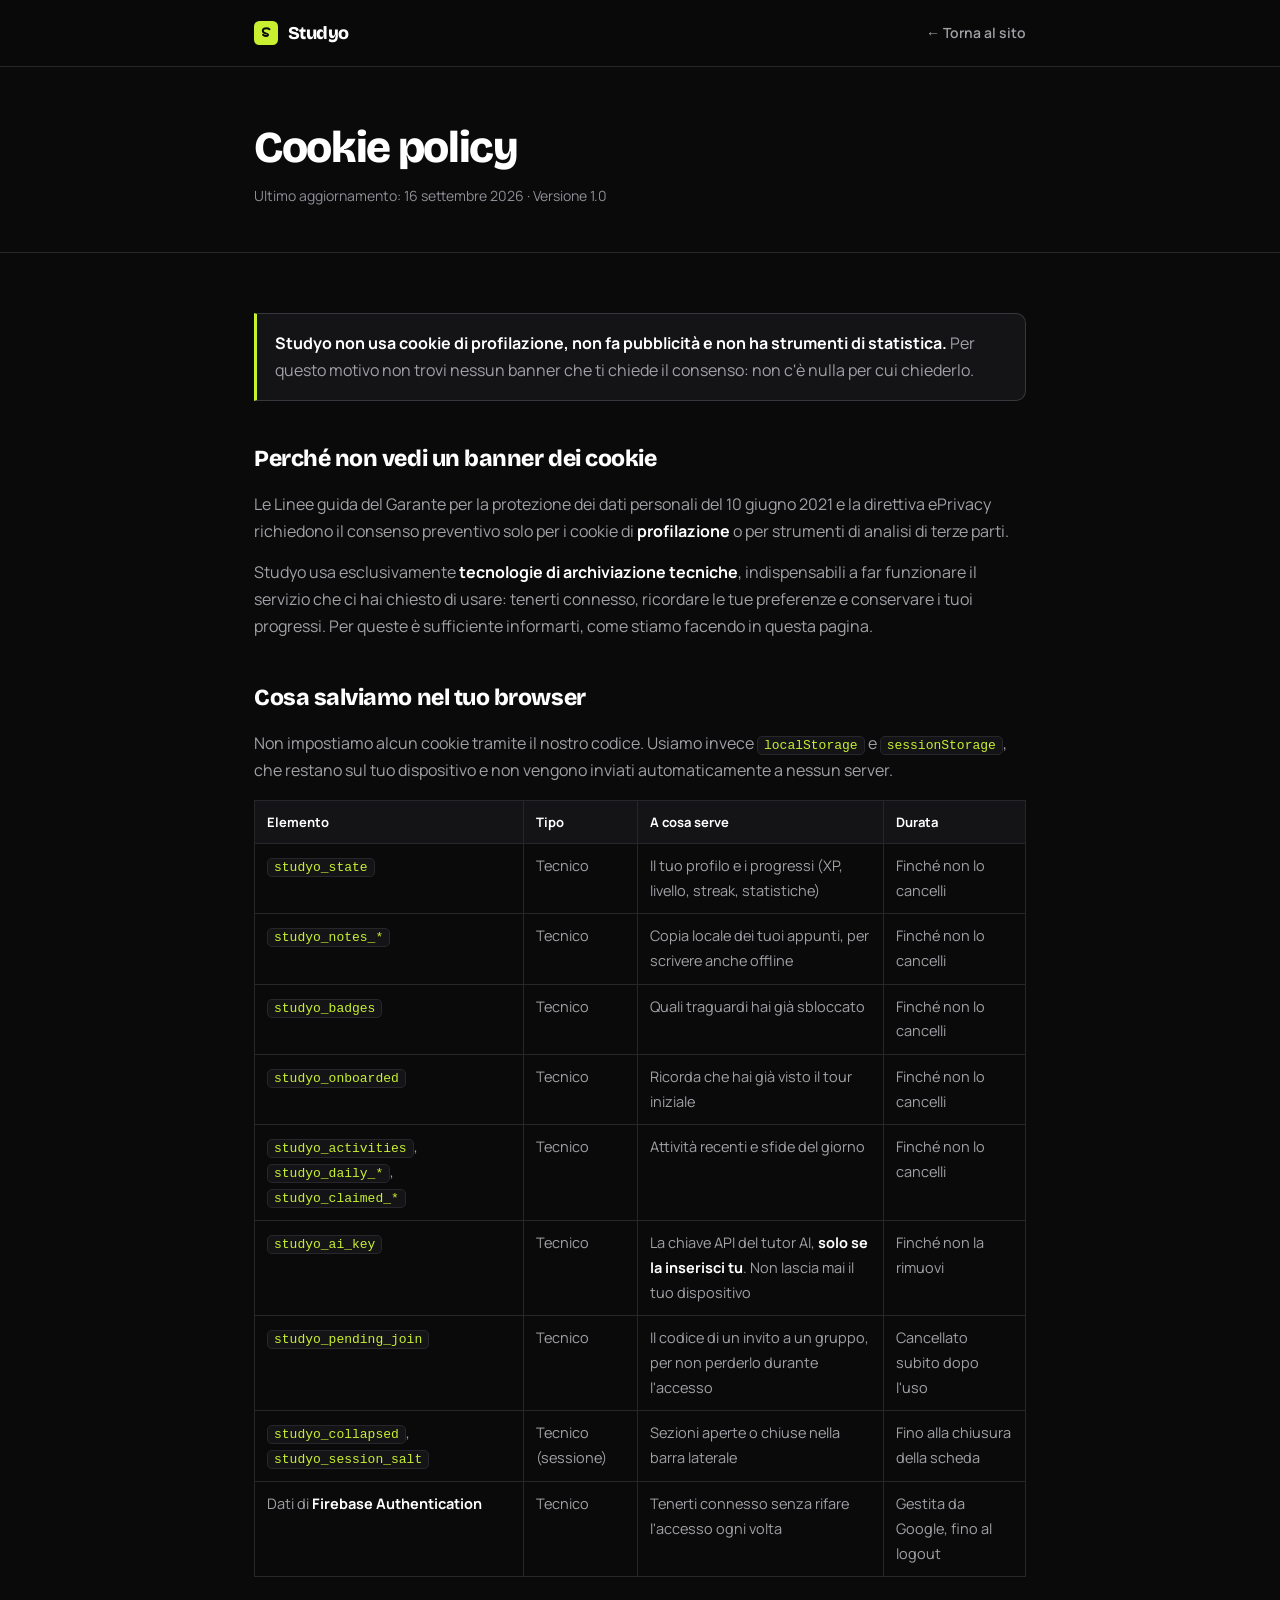
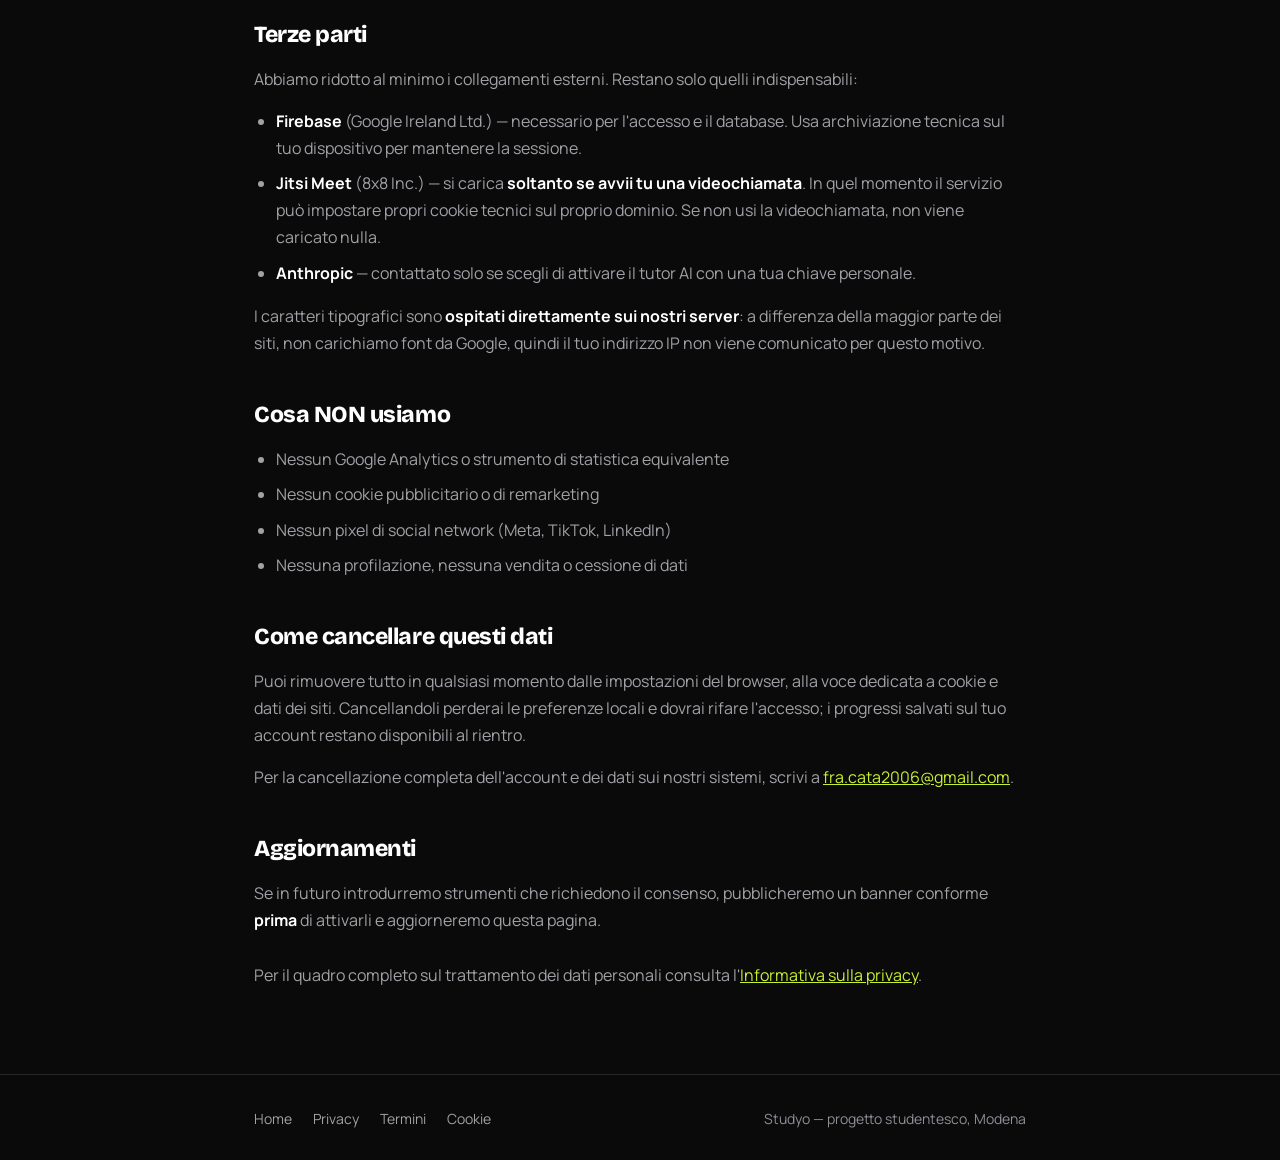
<file: cookie.html>
<!DOCTYPE html>
<html lang="it">
<head>
<meta charset="UTF-8">
<meta name="viewport" content="width=device-width, initial-scale=1.0">
<title>Cookie policy — Studyo</title>
<meta name="description" content="Quali cookie e tecnologie di archiviazione usa Studyo. Nessun cookie di profilazione, nessun tracciamento pubblicitario.">
<meta name="robots" content="index, follow">
<meta name="theme-color" content="#0A0A0B">
<link rel="icon" type="image/png" sizes="32x32" href="icons/icon-32.png">
<link rel="stylesheet" href="fonts/fonts.css">
<link rel="stylesheet" href="legal.css">
</head>
<body>

<nav>
  <div class="wrap nav-in">
    <a href="index.html" class="brand">
      <svg width="24" height="24" viewBox="0 0 32 32" fill="none" role="img" aria-label="Logo Studyo">
        <rect width="32" height="32" rx="7" fill="#C8F031"/>
        <path d="M20.6 11c-.95-.9-2.5-1.45-4.25-1.45-2.8 0-4.65 1.35-4.65 3.4 0 1.95 1.45 2.9 4.05 3.5 2.3.55 3 .95 3 1.9 0 .95-.95 1.55-2.5 1.55-1.65 0-3.1-.6-4.15-1.65" stroke="#0A0A0B" stroke-width="2.6" stroke-linecap="round" fill="none"/>
      </svg>
      Studyo
    </a>
    <a href="index.html" class="back">← Torna al sito</a>
  </div>
</nav>

<header class="doc">
  <div class="wrap">
    <h1>Cookie policy</h1>
    <p class="updated">Ultimo aggiornamento: 16 settembre 2026 · Versione 1.0</p>
  </div>
</header>

<main>
  <div class="wrap">

    <div class="callout">
      <p><strong>Studyo non usa cookie di profilazione, non fa pubblicità e non ha strumenti di statistica.</strong> Per questo motivo non trovi nessun banner che ti chiede il consenso: non c'è nulla per cui chiederlo.</p>
    </div>

    <h2>Perché non vedi un banner dei cookie</h2>
    <p>Le Linee guida del Garante per la protezione dei dati personali del 10 giugno 2021 e la direttiva ePrivacy richiedono il consenso preventivo solo per i cookie di <strong>profilazione</strong> o per strumenti di analisi di terze parti.</p>
    <p>Studyo usa esclusivamente <strong>tecnologie di archiviazione tecniche</strong>, indispensabili a far funzionare il servizio che ci hai chiesto di usare: tenerti connesso, ricordare le tue preferenze e conservare i tuoi progressi. Per queste è sufficiente informarti, come stiamo facendo in questa pagina.</p>

    <h2>Cosa salviamo nel tuo browser</h2>
    <p>Non impostiamo alcun cookie tramite il nostro codice. Usiamo invece <code>localStorage</code> e <code>sessionStorage</code>, che restano sul tuo dispositivo e non vengono inviati automaticamente a nessun server.</p>

    <table>
      <thead>
        <tr><th>Elemento</th><th>Tipo</th><th>A cosa serve</th><th>Durata</th></tr>
      </thead>
      <tbody>
        <tr><td><code>studyo_state</code></td><td>Tecnico</td><td>Il tuo profilo e i progressi (XP, livello, streak, statistiche)</td><td>Finché non lo cancelli</td></tr>
        <tr><td><code>studyo_notes_*</code></td><td>Tecnico</td><td>Copia locale dei tuoi appunti, per scrivere anche offline</td><td>Finché non lo cancelli</td></tr>
        <tr><td><code>studyo_badges</code></td><td>Tecnico</td><td>Quali traguardi hai già sbloccato</td><td>Finché non lo cancelli</td></tr>
        <tr><td><code>studyo_onboarded</code></td><td>Tecnico</td><td>Ricorda che hai già visto il tour iniziale</td><td>Finché non lo cancelli</td></tr>
        <tr><td><code>studyo_activities</code>, <code>studyo_daily_*</code>, <code>studyo_claimed_*</code></td><td>Tecnico</td><td>Attività recenti e sfide del giorno</td><td>Finché non lo cancelli</td></tr>
        <tr><td><code>studyo_ai_key</code></td><td>Tecnico</td><td>La chiave API del tutor AI, <strong>solo se la inserisci tu</strong>. Non lascia mai il tuo dispositivo</td><td>Finché non la rimuovi</td></tr>
        <tr><td><code>studyo_pending_join</code></td><td>Tecnico</td><td>Il codice di un invito a un gruppo, per non perderlo durante l'accesso</td><td>Cancellato subito dopo l'uso</td></tr>
        <tr><td><code>studyo_collapsed</code>, <code>studyo_session_salt</code></td><td>Tecnico (sessione)</td><td>Sezioni aperte o chiuse nella barra laterale</td><td>Fino alla chiusura della scheda</td></tr>
        <tr><td>Dati di <strong>Firebase Authentication</strong></td><td>Tecnico</td><td>Tenerti connesso senza rifare l'accesso ogni volta</td><td>Gestita da Google, fino al logout</td></tr>
      </tbody>
    </table>

    <h2>Terze parti</h2>
    <p>Abbiamo ridotto al minimo i collegamenti esterni. Restano solo quelli indispensabili:</p>
    <ul>
      <li><strong>Firebase</strong> (Google Ireland Ltd.) — necessario per l'accesso e il database. Usa archiviazione tecnica sul tuo dispositivo per mantenere la sessione.</li>
      <li><strong>Jitsi Meet</strong> (8x8 Inc.) — si carica <strong>soltanto se avvii tu una videochiamata</strong>. In quel momento il servizio può impostare propri cookie tecnici sul proprio dominio. Se non usi la videochiamata, non viene caricato nulla.</li>
      <li><strong>Anthropic</strong> — contattato solo se scegli di attivare il tutor AI con una tua chiave personale.</li>
    </ul>
    <p>I caratteri tipografici sono <strong>ospitati direttamente sui nostri server</strong>: a differenza della maggior parte dei siti, non carichiamo font da Google, quindi il tuo indirizzo IP non viene comunicato per questo motivo.</p>

    <h2>Cosa NON usiamo</h2>
    <ul>
      <li>Nessun Google Analytics o strumento di statistica equivalente</li>
      <li>Nessun cookie pubblicitario o di remarketing</li>
      <li>Nessun pixel di social network (Meta, TikTok, LinkedIn)</li>
      <li>Nessuna profilazione, nessuna vendita o cessione di dati</li>
    </ul>

    <h2>Come cancellare questi dati</h2>
    <p>Puoi rimuovere tutto in qualsiasi momento dalle impostazioni del browser, alla voce dedicata a cookie e dati dei siti. Cancellandoli perderai le preferenze locali e dovrai rifare l'accesso; i progressi salvati sul tuo account restano disponibili al rientro.</p>
    <p>Per la cancellazione completa dell'account e dei dati sui nostri sistemi, scrivi a <a href="mailto:fra.cata2006@gmail.com">fra.cata2006@gmail.com</a>.</p>

    <h2>Aggiornamenti</h2>
    <p>Se in futuro introdurremo strumenti che richiedono il consenso, pubblicheremo un banner conforme <strong>prima</strong> di attivarli e aggiorneremo questa pagina.</p>

    <p style="margin-top:28px">Per il quadro completo sul trattamento dei dati personali consulta l'<a href="privacy.html">Informativa sulla privacy</a>.</p>

  </div>
</main>

<footer>
  <div class="wrap foot">
    <div>
      <a href="index.html">Home</a>
      <a href="privacy.html">Privacy</a>
      <a href="termini.html">Termini</a>
      <a href="cookie.html">Cookie</a>
    </div>
    <div>Studyo — progetto studentesco, Modena</div>
  </div>
</footer>

</body>
</html>
</file>
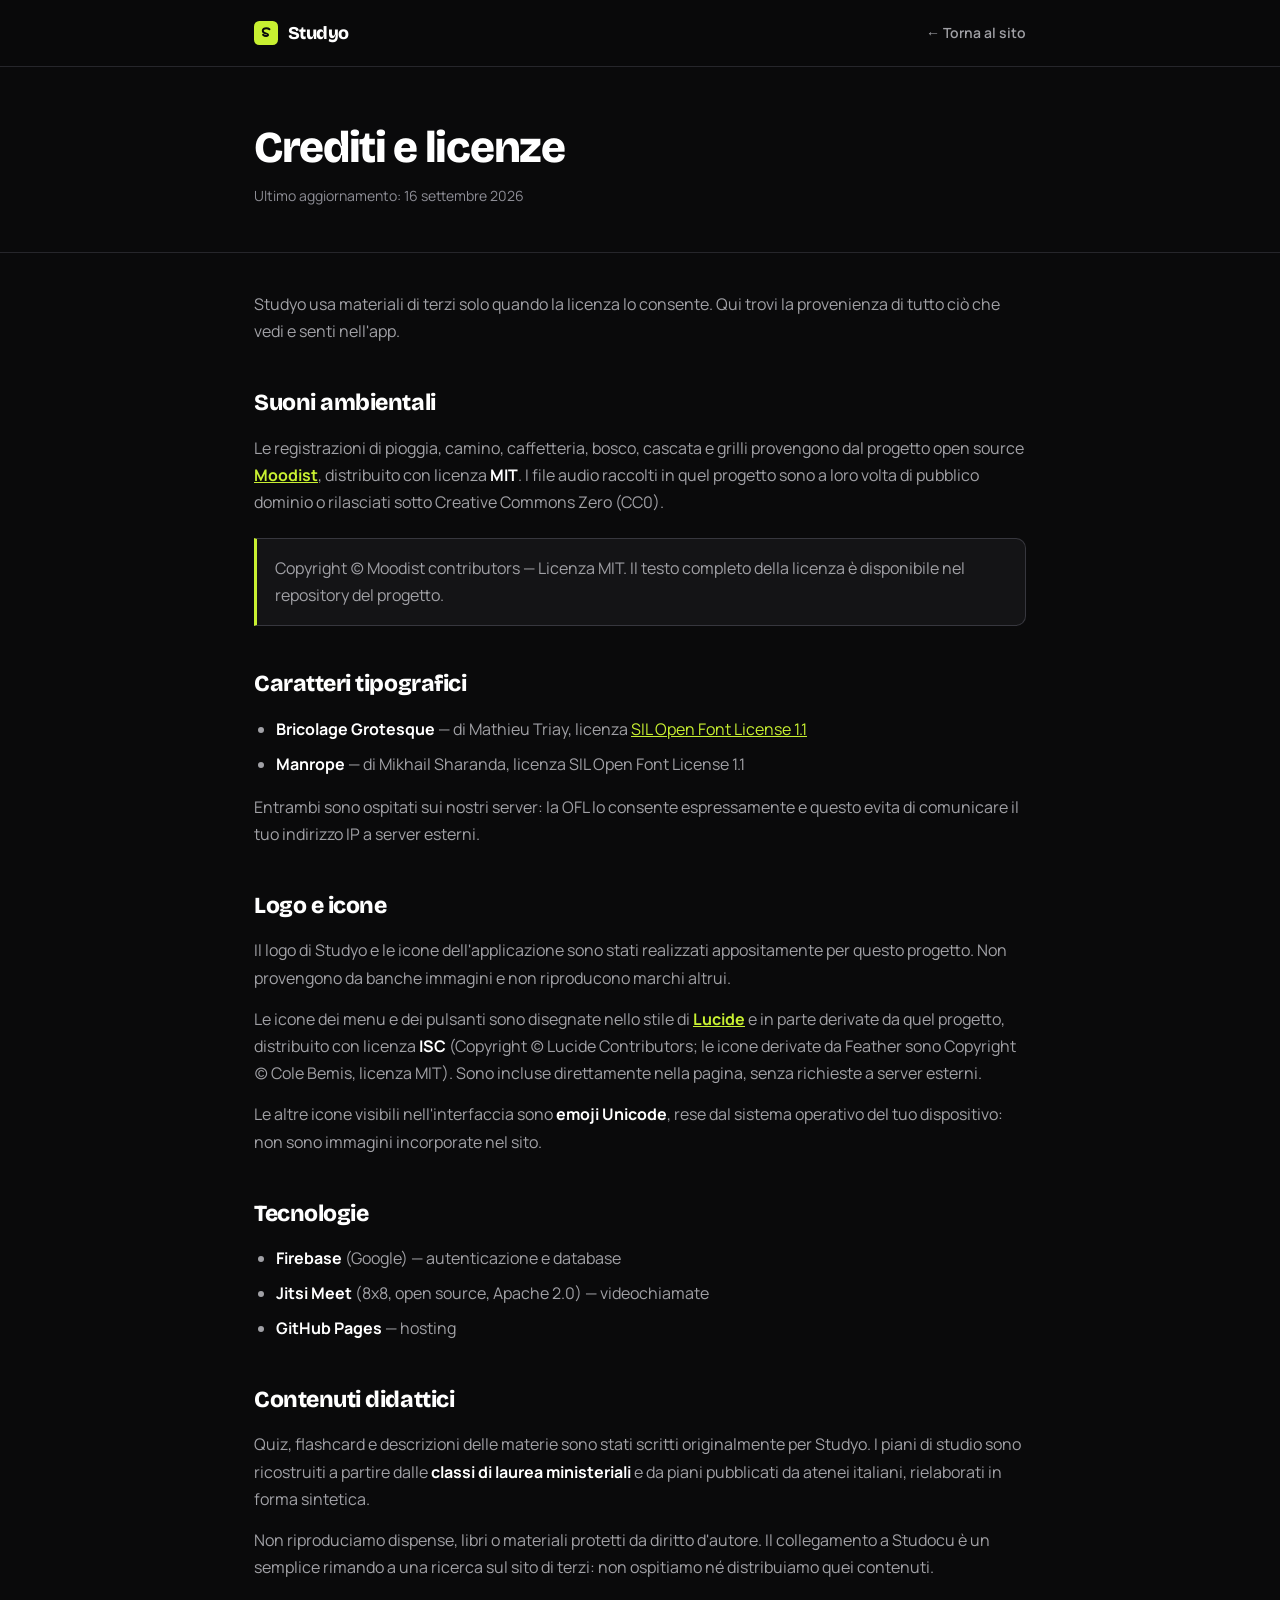
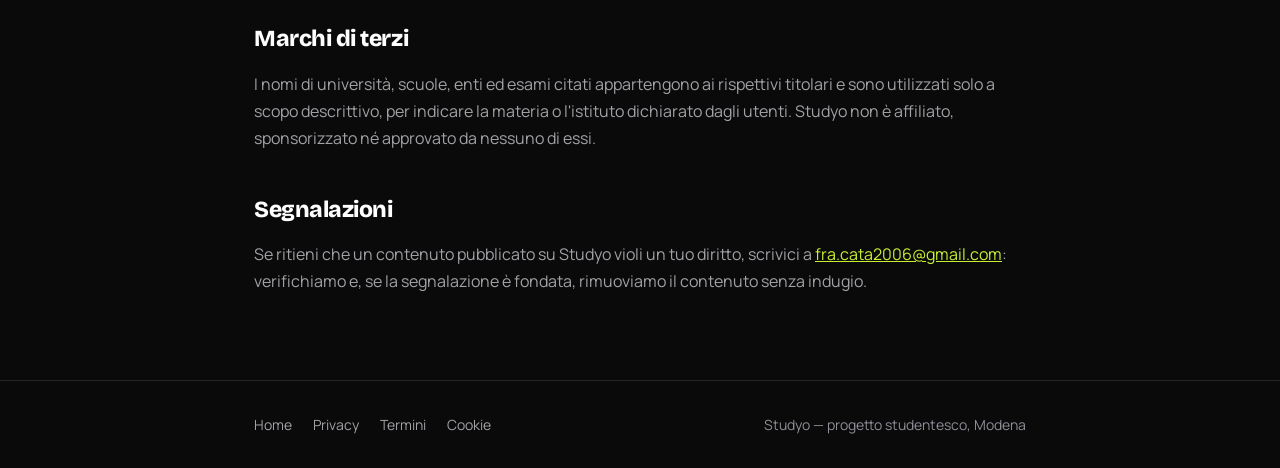
<file: crediti.html>
<!DOCTYPE html>
<html lang="it">
<head>
<meta charset="UTF-8">
<meta name="viewport" content="width=device-width, initial-scale=1.0">
<title>Crediti e licenze — Studyo</title>
<meta name="description" content="Da dove vengono i suoni, i caratteri tipografici e le tecnologie usate da Studyo, e con quali licenze.">
<meta name="robots" content="index, follow">
<meta name="theme-color" content="#0A0A0B">
<link rel="icon" type="image/png" sizes="32x32" href="icons/icon-32.png">
<link rel="stylesheet" href="fonts/fonts.css">
<link rel="stylesheet" href="legal.css">
</head>
<body>

<nav>
  <div class="wrap nav-in">
    <a href="index.html" class="brand">
      <svg width="24" height="24" viewBox="0 0 32 32" fill="none" role="img" aria-label="Logo Studyo">
        <rect width="32" height="32" rx="7" fill="#C8F031"/>
        <path d="M20.6 11c-.95-.9-2.5-1.45-4.25-1.45-2.8 0-4.65 1.35-4.65 3.4 0 1.95 1.45 2.9 4.05 3.5 2.3.55 3 .95 3 1.9 0 .95-.95 1.55-2.5 1.55-1.65 0-3.1-.6-4.15-1.65" stroke="#0A0A0B" stroke-width="2.6" stroke-linecap="round" fill="none"/>
      </svg>
      Studyo
    </a>
    <a href="index.html" class="back">← Torna al sito</a>
  </div>
</nav>

<header class="doc">
  <div class="wrap">
    <h1>Crediti e licenze</h1>
    <p class="updated">Ultimo aggiornamento: 16 settembre 2026</p>
  </div>
</header>

<main>
  <div class="wrap">

    <p>Studyo usa materiali di terzi solo quando la licenza lo consente. Qui trovi la provenienza di tutto ciò che vedi e senti nell'app.</p>

    <h2>Suoni ambientali</h2>
    <p>Le registrazioni di pioggia, camino, caffetteria, bosco, cascata e grilli provengono dal progetto open source <strong><a href="https://github.com/remvze/moodist" target="_blank" rel="noopener">Moodist</a></strong>, distribuito con licenza <strong>MIT</strong>. I file audio raccolti in quel progetto sono a loro volta di pubblico dominio o rilasciati sotto Creative Commons Zero (CC0).</p>
    <div class="callout">
      <p>Copyright (c) Moodist contributors — Licenza MIT. Il testo completo della licenza è disponibile nel repository del progetto.</p>
    </div>

    <h2>Caratteri tipografici</h2>
    <ul>
      <li><strong>Bricolage Grotesque</strong> — di Mathieu Triay, licenza <a href="https://openfontlicense.org" target="_blank" rel="noopener">SIL Open Font License 1.1</a></li>
      <li><strong>Manrope</strong> — di Mikhail Sharanda, licenza SIL Open Font License 1.1</li>
    </ul>
    <p>Entrambi sono ospitati sui nostri server: la OFL lo consente espressamente e questo evita di comunicare il tuo indirizzo IP a server esterni.</p>

    <h2>Logo e icone</h2>
    <p>Il logo di Studyo e le icone dell'applicazione sono stati realizzati appositamente per questo progetto. Non provengono da banche immagini e non riproducono marchi altrui.</p>
    <p>Le icone dei menu e dei pulsanti sono disegnate nello stile di <strong><a href="https://lucide.dev" target="_blank" rel="noopener">Lucide</a></strong> e in parte derivate da quel progetto, distribuito con licenza <strong>ISC</strong> (Copyright (c) Lucide Contributors; le icone derivate da Feather sono Copyright (c) Cole Bemis, licenza MIT). Sono incluse direttamente nella pagina, senza richieste a server esterni.</p>
    <p>Le altre icone visibili nell'interfaccia sono <strong>emoji Unicode</strong>, rese dal sistema operativo del tuo dispositivo: non sono immagini incorporate nel sito.</p>

    <h2>Tecnologie</h2>
    <ul>
      <li><strong>Firebase</strong> (Google) — autenticazione e database</li>
      <li><strong>Jitsi Meet</strong> (8x8, open source, Apache 2.0) — videochiamate</li>
      <li><strong>GitHub Pages</strong> — hosting</li>
    </ul>

    <h2>Contenuti didattici</h2>
    <p>Quiz, flashcard e descrizioni delle materie sono stati scritti originalmente per Studyo. I piani di studio sono ricostruiti a partire dalle <strong>classi di laurea ministeriali</strong> e da piani pubblicati da atenei italiani, rielaborati in forma sintetica.</p>
    <p>Non riproduciamo dispense, libri o materiali protetti da diritto d'autore. Il collegamento a Studocu è un semplice rimando a una ricerca sul sito di terzi: non ospitiamo né distribuiamo quei contenuti.</p>

    <h2>Marchi di terzi</h2>
    <p>I nomi di università, scuole, enti ed esami citati appartengono ai rispettivi titolari e sono utilizzati solo a scopo descrittivo, per indicare la materia o l'istituto dichiarato dagli utenti. Studyo non è affiliato, sponsorizzato né approvato da nessuno di essi.</p>

    <h2>Segnalazioni</h2>
    <p>Se ritieni che un contenuto pubblicato su Studyo violi un tuo diritto, scrivici a <a href="mailto:fra.cata2006@gmail.com">fra.cata2006@gmail.com</a>: verifichiamo e, se la segnalazione è fondata, rimuoviamo il contenuto senza indugio.</p>

  </div>
</main>

<footer>
  <div class="wrap foot">
    <div>
      <a href="index.html">Home</a>
      <a href="privacy.html">Privacy</a>
      <a href="termini.html">Termini</a>
      <a href="cookie.html">Cookie</a>
    </div>
    <div>Studyo — progetto studentesco, Modena</div>
  </div>
</footer>

</body>
</html>
</file>
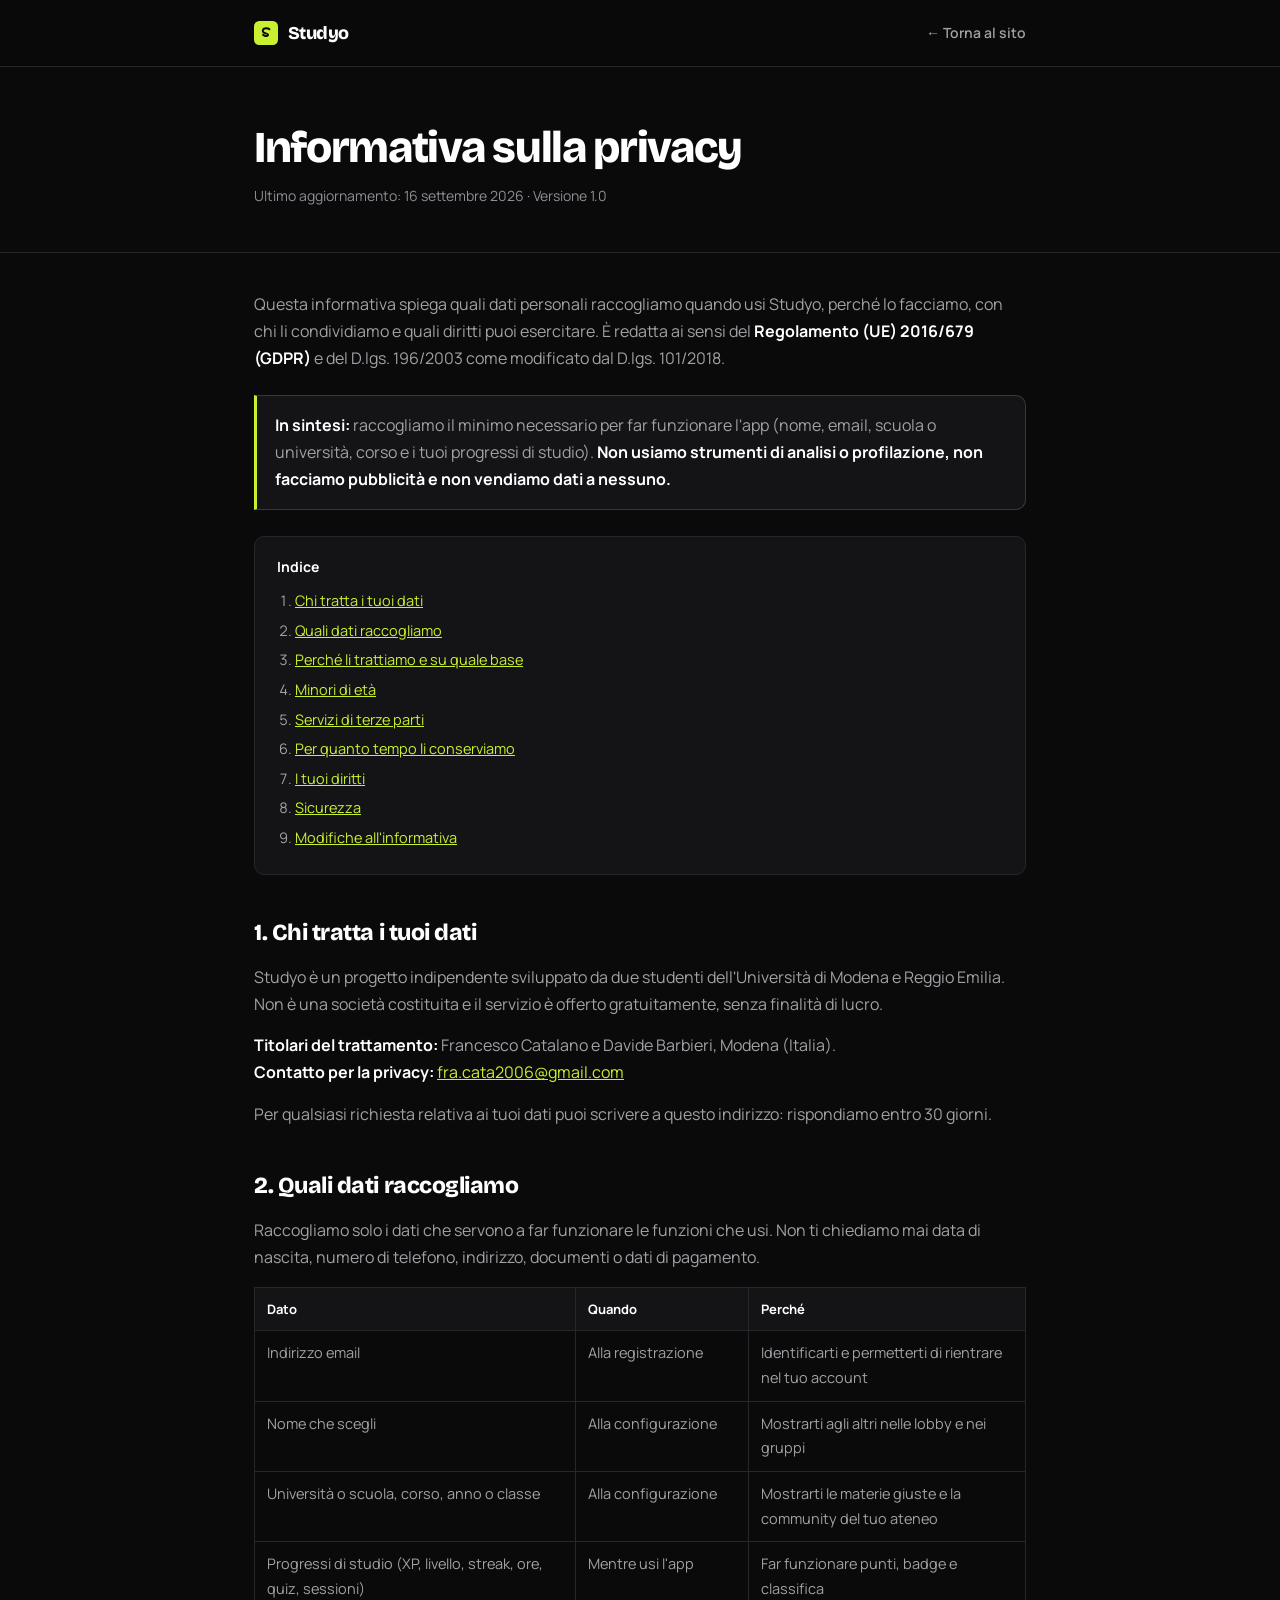
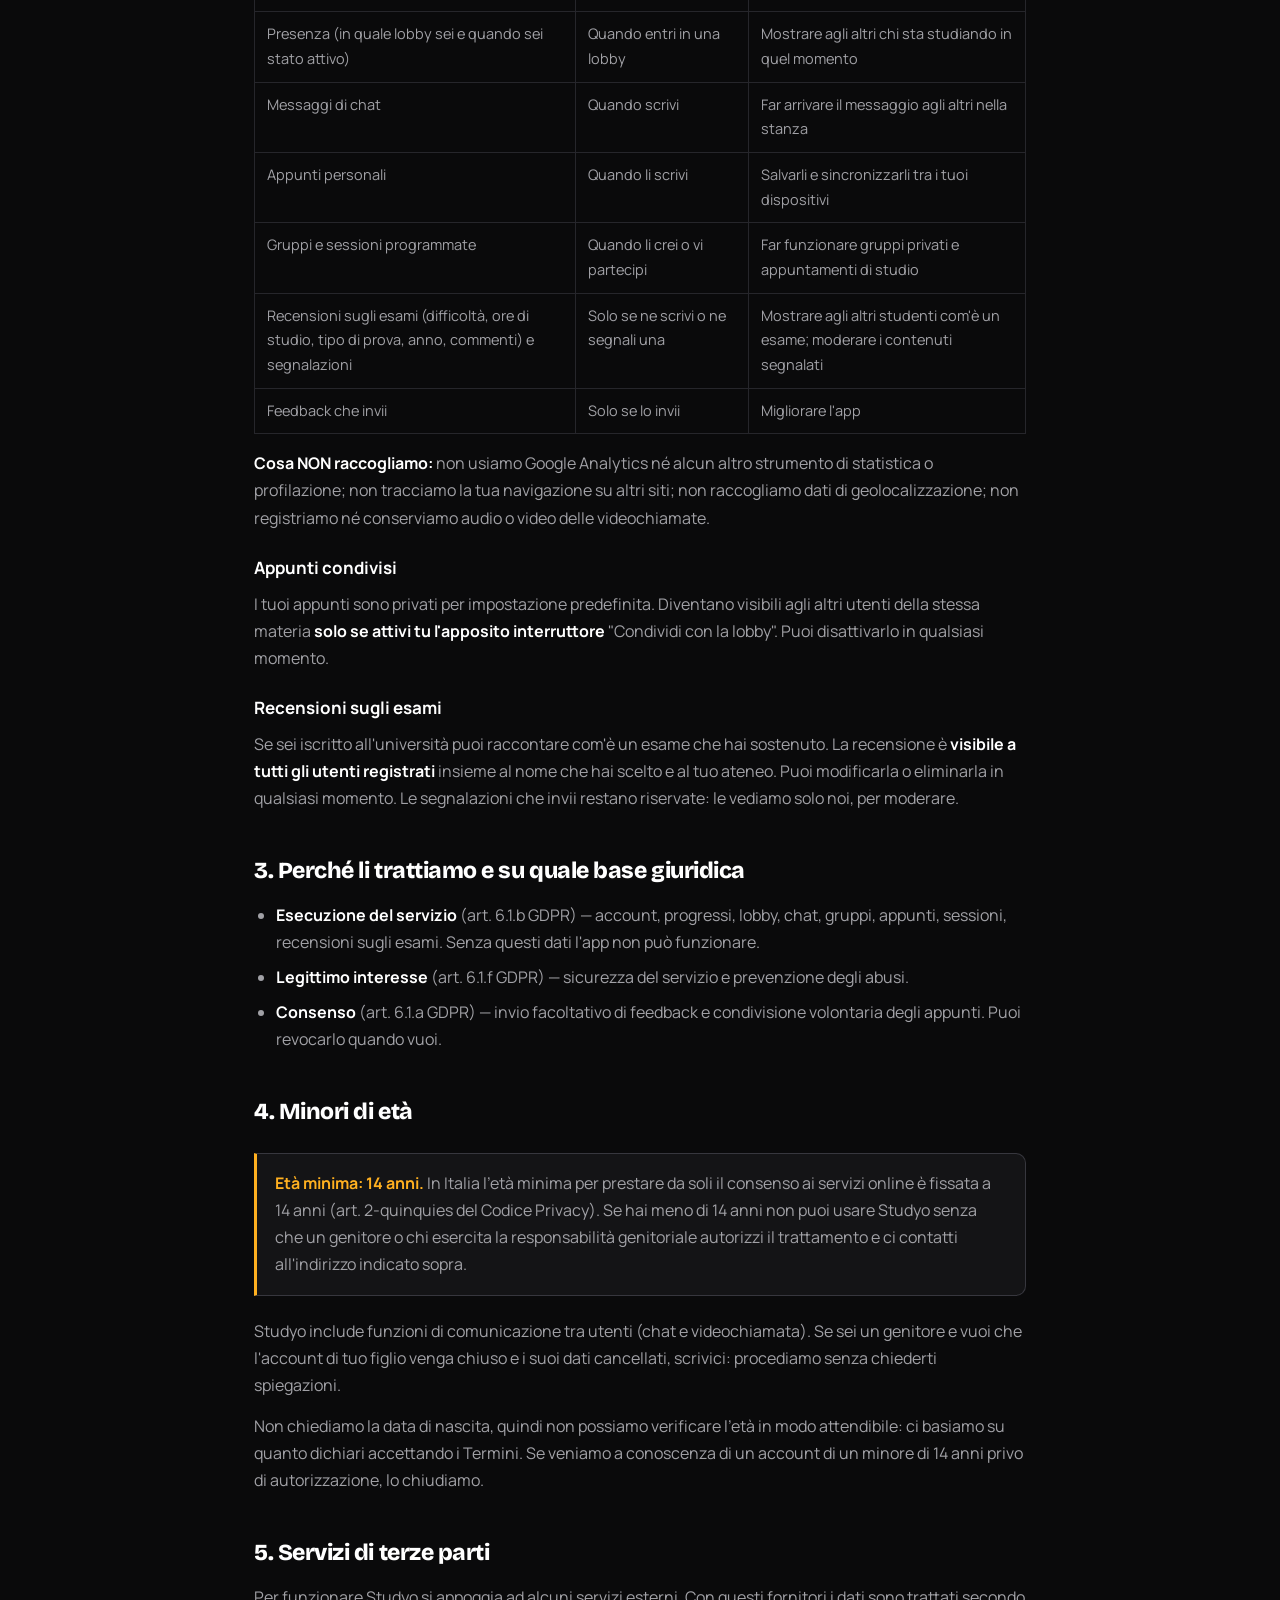
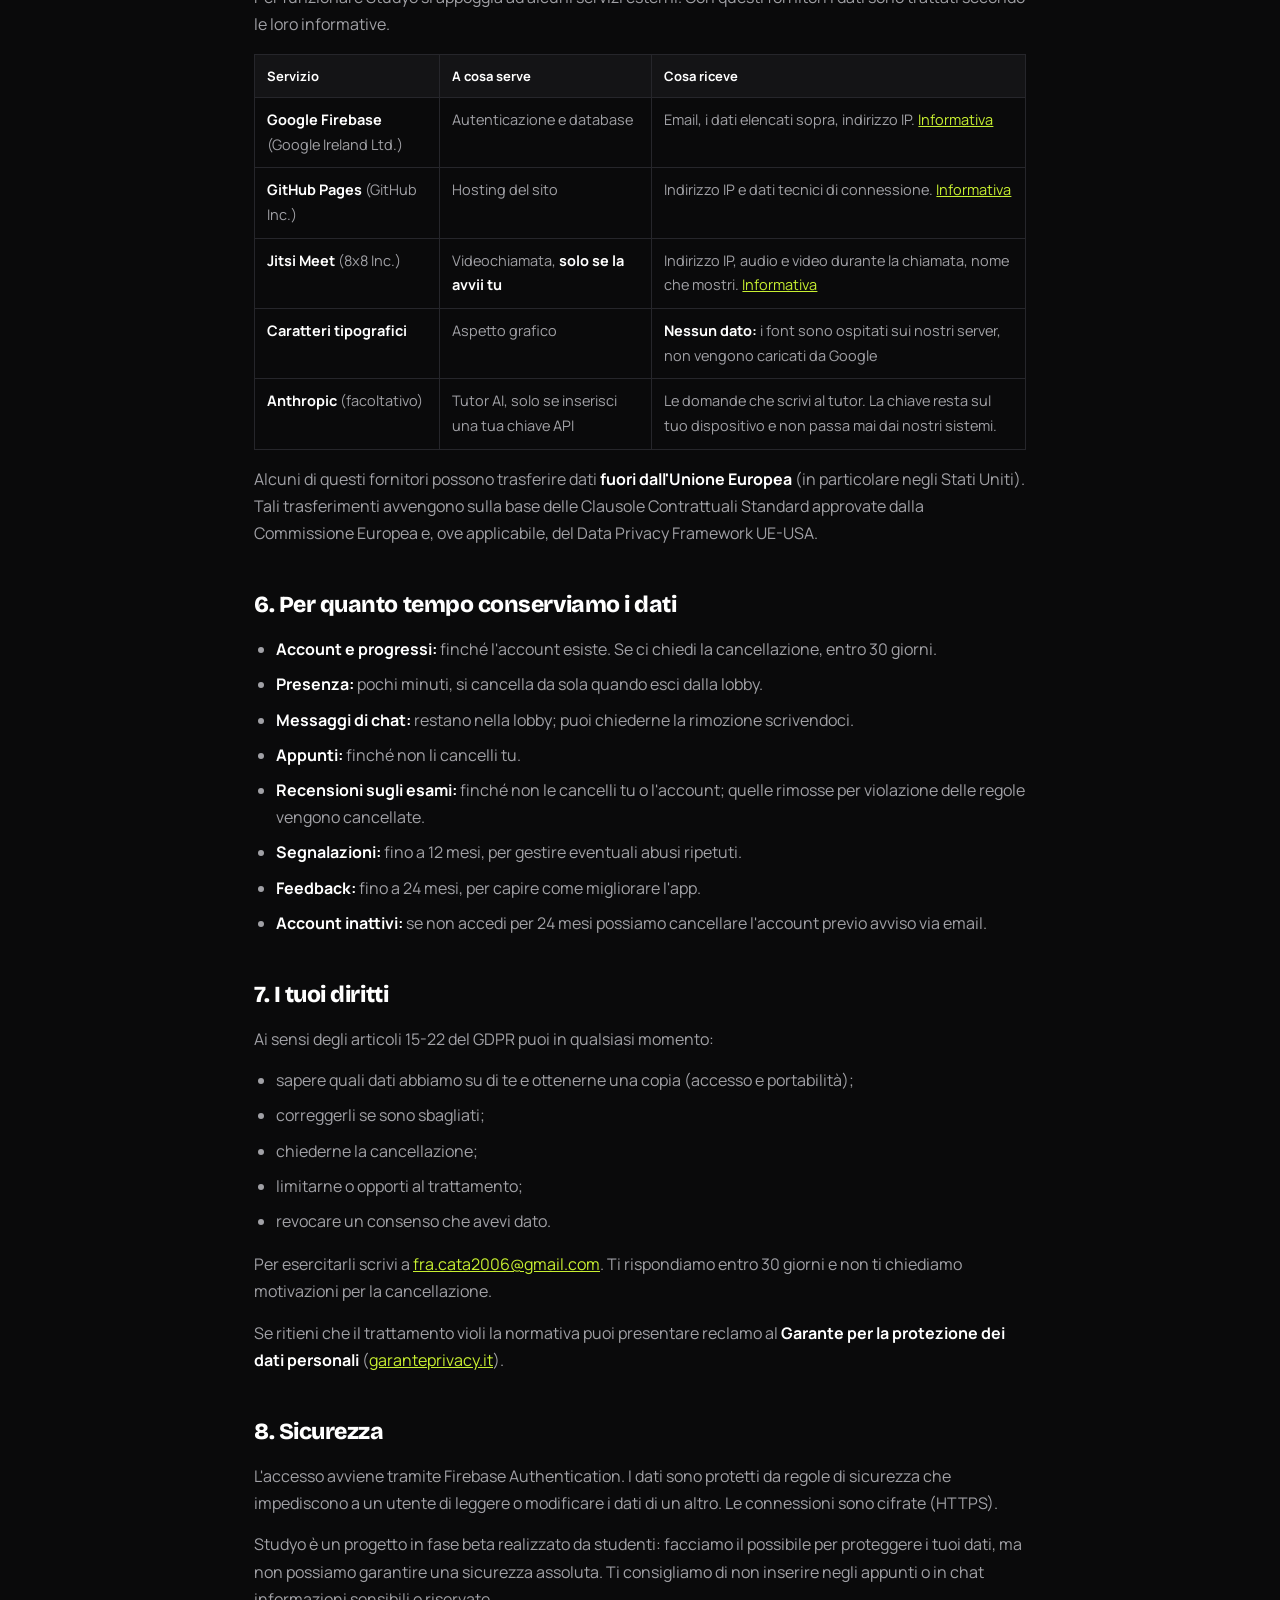
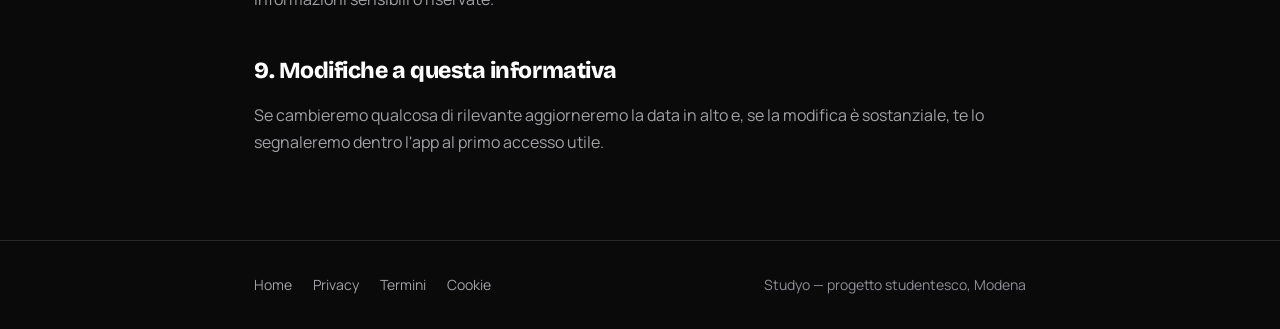
<file: privacy.html>
<!DOCTYPE html>
<html lang="it">
<head>
<meta charset="UTF-8">
<meta name="viewport" content="width=device-width, initial-scale=1.0">
<title>Informativa sulla privacy — Studyo</title>
<meta name="description" content="Come Studyo tratta i dati personali degli utenti: quali dati, perché, per quanto tempo e quali diritti hai.">
<meta name="robots" content="index, follow">
<meta name="theme-color" content="#0A0A0B">
<link rel="icon" type="image/png" sizes="32x32" href="icons/icon-32.png">
<link rel="stylesheet" href="fonts/fonts.css">
<link rel="stylesheet" href="legal.css">
</head>
<body>

<nav>
  <div class="wrap nav-in">
    <a href="index.html" class="brand">
      <svg width="24" height="24" viewBox="0 0 32 32" fill="none" role="img" aria-label="Logo Studyo">
        <rect width="32" height="32" rx="7" fill="#C8F031"/>
        <path d="M20.6 11c-.95-.9-2.5-1.45-4.25-1.45-2.8 0-4.65 1.35-4.65 3.4 0 1.95 1.45 2.9 4.05 3.5 2.3.55 3 .95 3 1.9 0 .95-.95 1.55-2.5 1.55-1.65 0-3.1-.6-4.15-1.65" stroke="#0A0A0B" stroke-width="2.6" stroke-linecap="round" fill="none"/>
      </svg>
      Studyo
    </a>
    <a href="index.html" class="back">← Torna al sito</a>
  </div>
</nav>

<header class="doc">
  <div class="wrap">
    <h1>Informativa sulla privacy</h1>
    <p class="updated">Ultimo aggiornamento: 16 settembre 2026 · Versione 1.0</p>
  </div>
</header>

<main>
  <div class="wrap">

    <p>Questa informativa spiega quali dati personali raccogliamo quando usi Studyo, perché lo facciamo, con chi li condividiamo e quali diritti puoi esercitare. È redatta ai sensi del <strong>Regolamento (UE) 2016/679 (GDPR)</strong> e del D.lgs. 196/2003 come modificato dal D.lgs. 101/2018.</p>

    <div class="callout">
      <p><strong>In sintesi:</strong> raccogliamo il minimo necessario per far funzionare l'app (nome, email, scuola o università, corso e i tuoi progressi di studio). <strong>Non usiamo strumenti di analisi o profilazione, non facciamo pubblicità e non vendiamo dati a nessuno.</strong></p>
    </div>

    <div class="toc">
      <strong>Indice</strong>
      <ol>
        <li><a href="#titolare">Chi tratta i tuoi dati</a></li>
        <li><a href="#dati">Quali dati raccogliamo</a></li>
        <li><a href="#finalita">Perché li trattiamo e su quale base</a></li>
        <li><a href="#minori">Minori di età</a></li>
        <li><a href="#terze-parti">Servizi di terze parti</a></li>
        <li><a href="#conservazione">Per quanto tempo li conserviamo</a></li>
        <li><a href="#diritti">I tuoi diritti</a></li>
        <li><a href="#sicurezza">Sicurezza</a></li>
        <li><a href="#modifiche">Modifiche all'informativa</a></li>
      </ol>
    </div>

    <h2 id="titolare">1. Chi tratta i tuoi dati</h2>
    <p>Studyo è un progetto indipendente sviluppato da due studenti dell'Università di Modena e Reggio Emilia. Non è una società costituita e il servizio è offerto gratuitamente, senza finalità di lucro.</p>
    <p><strong>Titolari del trattamento:</strong> Francesco Catalano e Davide Barbieri, Modena (Italia).<br>
    <strong>Contatto per la privacy:</strong> <a href="mailto:fra.cata2006@gmail.com">fra.cata2006@gmail.com</a></p>
    <p>Per qualsiasi richiesta relativa ai tuoi dati puoi scrivere a questo indirizzo: rispondiamo entro 30 giorni.</p>

    <h2 id="dati">2. Quali dati raccogliamo</h2>
    <p>Raccogliamo solo i dati che servono a far funzionare le funzioni che usi. Non ti chiediamo mai data di nascita, numero di telefono, indirizzo, documenti o dati di pagamento.</p>

    <table>
      <thead>
        <tr><th>Dato</th><th>Quando</th><th>Perché</th></tr>
      </thead>
      <tbody>
        <tr><td>Indirizzo email</td><td>Alla registrazione</td><td>Identificarti e permetterti di rientrare nel tuo account</td></tr>
        <tr><td>Nome che scegli</td><td>Alla configurazione</td><td>Mostrarti agli altri nelle lobby e nei gruppi</td></tr>
        <tr><td>Università o scuola, corso, anno o classe</td><td>Alla configurazione</td><td>Mostrarti le materie giuste e la community del tuo ateneo</td></tr>
        <tr><td>Progressi di studio (XP, livello, streak, ore, quiz, sessioni)</td><td>Mentre usi l'app</td><td>Far funzionare punti, badge e classifica</td></tr>
        <tr><td>Presenza (in quale lobby sei e quando sei stato attivo)</td><td>Quando entri in una lobby</td><td>Mostrare agli altri chi sta studiando in quel momento</td></tr>
        <tr><td>Messaggi di chat</td><td>Quando scrivi</td><td>Far arrivare il messaggio agli altri nella stanza</td></tr>
        <tr><td>Appunti personali</td><td>Quando li scrivi</td><td>Salvarli e sincronizzarli tra i tuoi dispositivi</td></tr>
        <tr><td>Gruppi e sessioni programmate</td><td>Quando li crei o vi partecipi</td><td>Far funzionare gruppi privati e appuntamenti di studio</td></tr>
        <tr><td>Recensioni sugli esami (difficoltà, ore di studio, tipo di prova, anno, commenti) e segnalazioni</td><td>Solo se ne scrivi o ne segnali una</td><td>Mostrare agli altri studenti com'è un esame; moderare i contenuti segnalati</td></tr>
        <tr><td>Feedback che invii</td><td>Solo se lo invii</td><td>Migliorare l'app</td></tr>
      </tbody>
    </table>

    <p><strong>Cosa NON raccogliamo:</strong> non usiamo Google Analytics né alcun altro strumento di statistica o profilazione; non tracciamo la tua navigazione su altri siti; non raccogliamo dati di geolocalizzazione; non registriamo né conserviamo audio o video delle videochiamate.</p>

    <h3>Appunti condivisi</h3>
    <p>I tuoi appunti sono privati per impostazione predefinita. Diventano visibili agli altri utenti della stessa materia <strong>solo se attivi tu l'apposito interruttore</strong> "Condividi con la lobby". Puoi disattivarlo in qualsiasi momento.</p>

    <h3>Recensioni sugli esami</h3>
    <p>Se sei iscritto all'università puoi raccontare com'è un esame che hai sostenuto. La recensione è <strong>visibile a tutti gli utenti registrati</strong> insieme al nome che hai scelto e al tuo ateneo. Puoi modificarla o eliminarla in qualsiasi momento. Le segnalazioni che invii restano riservate: le vediamo solo noi, per moderare.</p>

    <h2 id="finalita">3. Perché li trattiamo e su quale base giuridica</h2>
    <ul>
      <li><strong>Esecuzione del servizio</strong> (art. 6.1.b GDPR) — account, progressi, lobby, chat, gruppi, appunti, sessioni, recensioni sugli esami. Senza questi dati l'app non può funzionare.</li>
      <li><strong>Legittimo interesse</strong> (art. 6.1.f GDPR) — sicurezza del servizio e prevenzione degli abusi.</li>
      <li><strong>Consenso</strong> (art. 6.1.a GDPR) — invio facoltativo di feedback e condivisione volontaria degli appunti. Puoi revocarlo quando vuoi.</li>
    </ul>

    <h2 id="minori">4. Minori di età</h2>
    <div class="callout warn">
      <p><strong>Età minima: 14 anni.</strong> In Italia l'età minima per prestare da soli il consenso ai servizi online è fissata a 14 anni (art. 2-quinquies del Codice Privacy). Se hai meno di 14 anni non puoi usare Studyo senza che un genitore o chi esercita la responsabilità genitoriale autorizzi il trattamento e ci contatti all'indirizzo indicato sopra.</p>
    </div>
    <p>Studyo include funzioni di comunicazione tra utenti (chat e videochiamata). Se sei un genitore e vuoi che l'account di tuo figlio venga chiuso e i suoi dati cancellati, scrivici: procediamo senza chiederti spiegazioni.</p>
    <p>Non chiediamo la data di nascita, quindi non possiamo verificare l'età in modo attendibile: ci basiamo su quanto dichiari accettando i Termini. Se veniamo a conoscenza di un account di un minore di 14 anni privo di autorizzazione, lo chiudiamo.</p>

    <h2 id="terze-parti">5. Servizi di terze parti</h2>
    <p>Per funzionare Studyo si appoggia ad alcuni servizi esterni. Con questi fornitori i dati sono trattati secondo le loro informative.</p>

    <table>
      <thead>
        <tr><th>Servizio</th><th>A cosa serve</th><th>Cosa riceve</th></tr>
      </thead>
      <tbody>
        <tr>
          <td><strong>Google Firebase</strong> (Google Ireland Ltd.)</td>
          <td>Autenticazione e database</td>
          <td>Email, i dati elencati sopra, indirizzo IP. <a href="https://firebase.google.com/support/privacy" target="_blank" rel="noopener">Informativa</a></td>
        </tr>
        <tr>
          <td><strong>GitHub Pages</strong> (GitHub Inc.)</td>
          <td>Hosting del sito</td>
          <td>Indirizzo IP e dati tecnici di connessione. <a href="https://docs.github.com/site-policy/privacy-policies/github-privacy-statement" target="_blank" rel="noopener">Informativa</a></td>
        </tr>
        <tr>
          <td><strong>Jitsi Meet</strong> (8x8 Inc.)</td>
          <td>Videochiamata, <strong>solo se la avvii tu</strong></td>
          <td>Indirizzo IP, audio e video durante la chiamata, nome che mostri. <a href="https://jitsi.org/meet-jit-si-privacy/" target="_blank" rel="noopener">Informativa</a></td>
        </tr>
        <tr>
          <td><strong>Caratteri tipografici</strong></td>
          <td>Aspetto grafico</td>
          <td><strong>Nessun dato:</strong> i font sono ospitati sui nostri server, non vengono caricati da Google</td>
        </tr>
        <tr>
          <td><strong>Anthropic</strong> (facoltativo)</td>
          <td>Tutor AI, solo se inserisci una tua chiave API</td>
          <td>Le domande che scrivi al tutor. La chiave resta sul tuo dispositivo e non passa mai dai nostri sistemi.</td>
        </tr>
      </tbody>
    </table>

    <p>Alcuni di questi fornitori possono trasferire dati <strong>fuori dall'Unione Europea</strong> (in particolare negli Stati Uniti). Tali trasferimenti avvengono sulla base delle Clausole Contrattuali Standard approvate dalla Commissione Europea e, ove applicabile, del Data Privacy Framework UE-USA.</p>

    <h2 id="conservazione">6. Per quanto tempo conserviamo i dati</h2>
    <ul>
      <li><strong>Account e progressi:</strong> finché l'account esiste. Se ci chiedi la cancellazione, entro 30 giorni.</li>
      <li><strong>Presenza:</strong> pochi minuti, si cancella da sola quando esci dalla lobby.</li>
      <li><strong>Messaggi di chat:</strong> restano nella lobby; puoi chiederne la rimozione scrivendoci.</li>
      <li><strong>Appunti:</strong> finché non li cancelli tu.</li>
      <li><strong>Recensioni sugli esami:</strong> finché non le cancelli tu o l'account; quelle rimosse per violazione delle regole vengono cancellate.</li>
      <li><strong>Segnalazioni:</strong> fino a 12 mesi, per gestire eventuali abusi ripetuti.</li>
      <li><strong>Feedback:</strong> fino a 24 mesi, per capire come migliorare l'app.</li>
      <li><strong>Account inattivi:</strong> se non accedi per 24 mesi possiamo cancellare l'account previo avviso via email.</li>
    </ul>

    <h2 id="diritti">7. I tuoi diritti</h2>
    <p>Ai sensi degli articoli 15-22 del GDPR puoi in qualsiasi momento:</p>
    <ul>
      <li>sapere quali dati abbiamo su di te e ottenerne una copia (accesso e portabilità);</li>
      <li>correggerli se sono sbagliati;</li>
      <li>chiederne la cancellazione;</li>
      <li>limitarne o opporti al trattamento;</li>
      <li>revocare un consenso che avevi dato.</li>
    </ul>
    <p>Per esercitarli scrivi a <a href="mailto:fra.cata2006@gmail.com">fra.cata2006@gmail.com</a>. Ti rispondiamo entro 30 giorni e non ti chiediamo motivazioni per la cancellazione.</p>
    <p>Se ritieni che il trattamento violi la normativa puoi presentare reclamo al <strong>Garante per la protezione dei dati personali</strong> (<a href="https://www.garanteprivacy.it" target="_blank" rel="noopener">garanteprivacy.it</a>).</p>

    <h2 id="sicurezza">8. Sicurezza</h2>
    <p>L'accesso avviene tramite Firebase Authentication. I dati sono protetti da regole di sicurezza che impediscono a un utente di leggere o modificare i dati di un altro. Le connessioni sono cifrate (HTTPS).</p>
    <p>Studyo è un progetto in fase beta realizzato da studenti: facciamo il possibile per proteggere i tuoi dati, ma non possiamo garantire una sicurezza assoluta. Ti consigliamo di non inserire negli appunti o in chat informazioni sensibili o riservate.</p>

    <h2 id="modifiche">9. Modifiche a questa informativa</h2>
    <p>Se cambieremo qualcosa di rilevante aggiorneremo la data in alto e, se la modifica è sostanziale, te lo segnaleremo dentro l'app al primo accesso utile.</p>

  </div>
</main>

<footer>
  <div class="wrap foot">
    <div>
      <a href="index.html">Home</a>
      <a href="privacy.html">Privacy</a>
      <a href="termini.html">Termini</a>
      <a href="cookie.html">Cookie</a>
    </div>
    <div>Studyo — progetto studentesco, Modena</div>
  </div>
</footer>

</body>
</html>
</file>
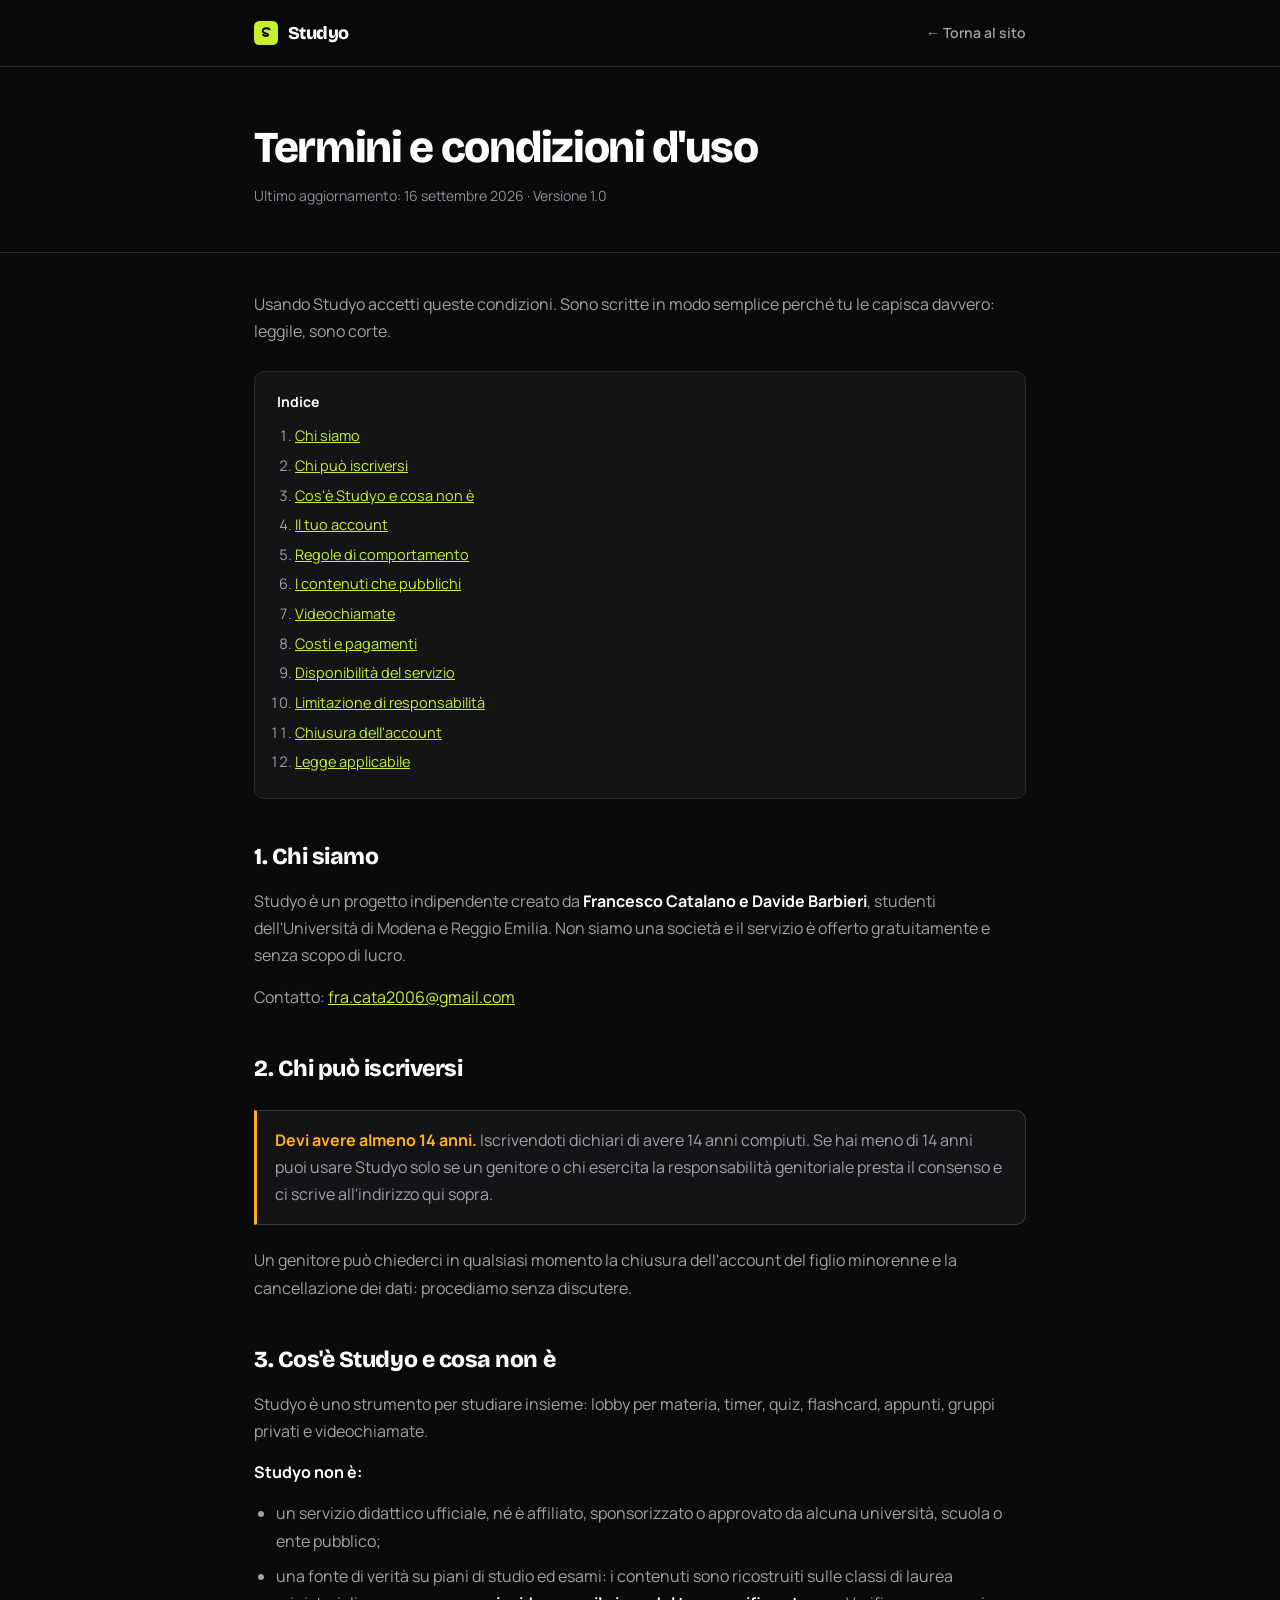
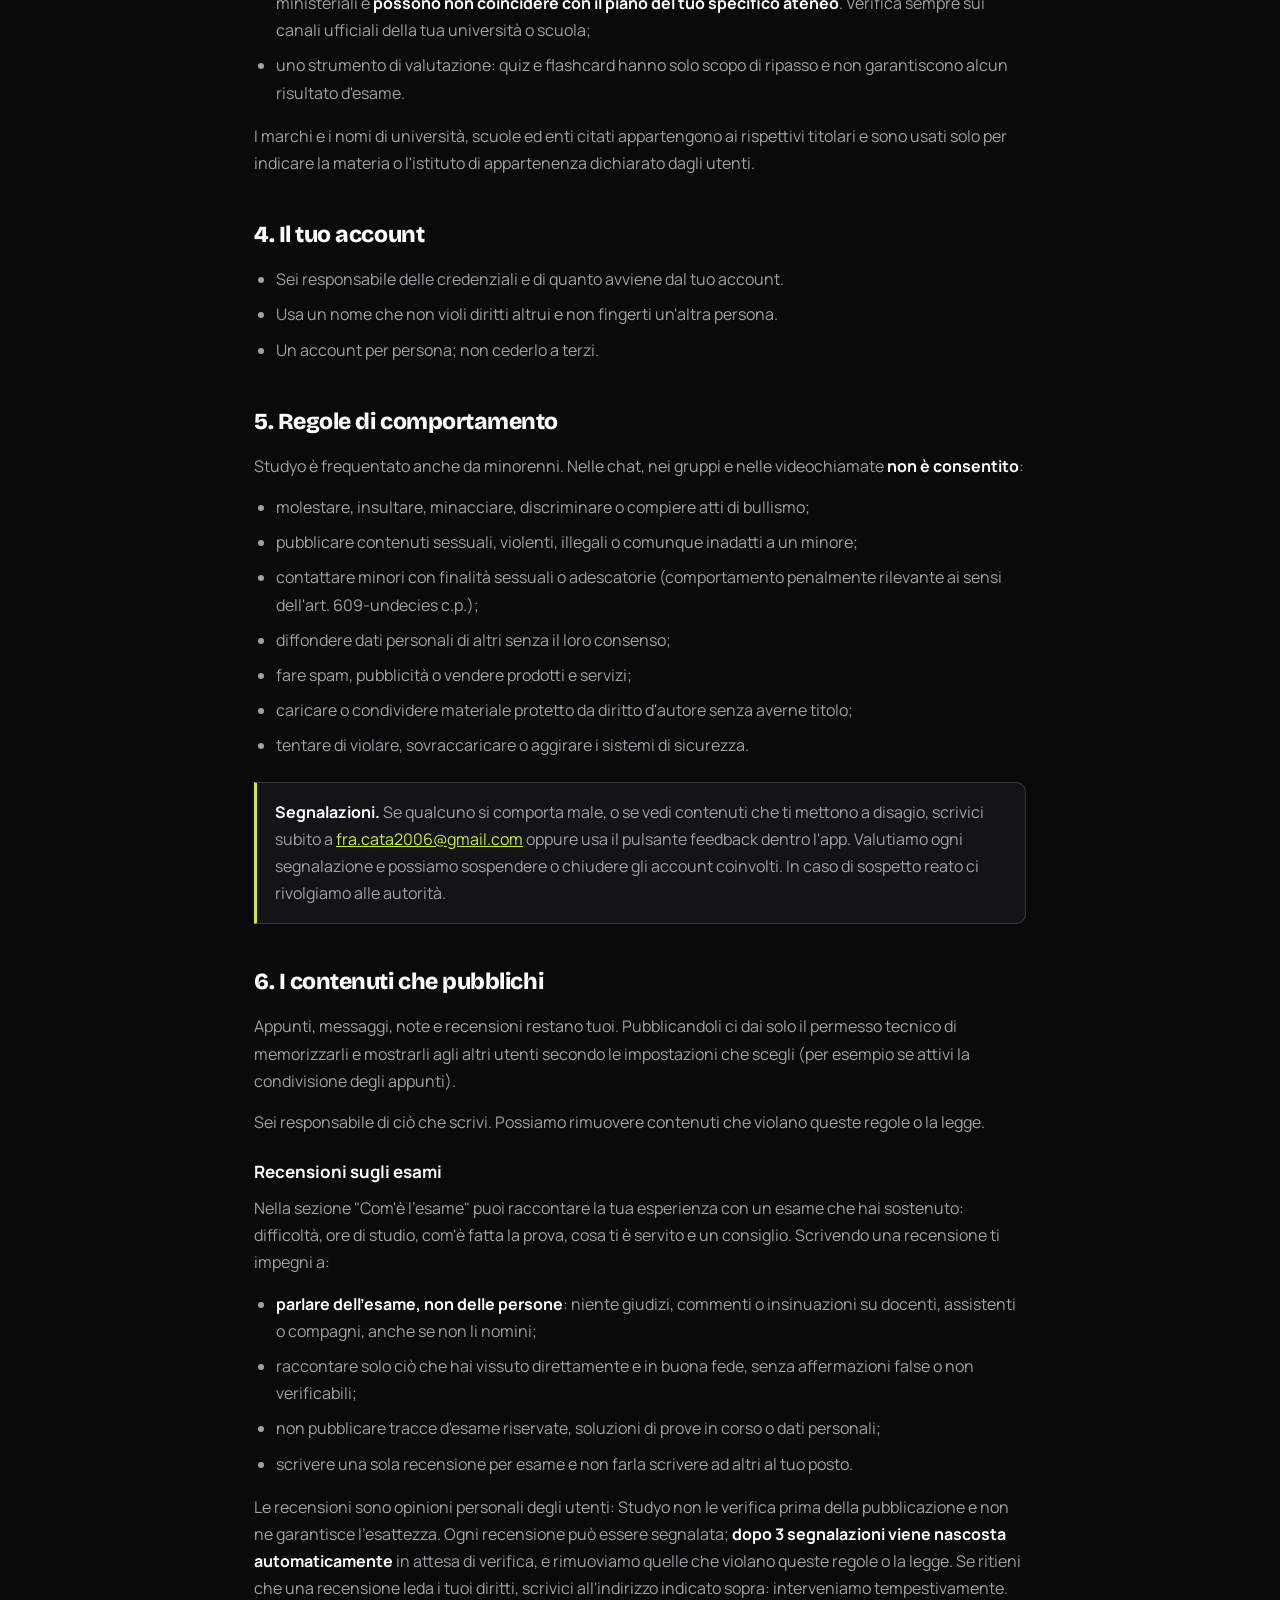
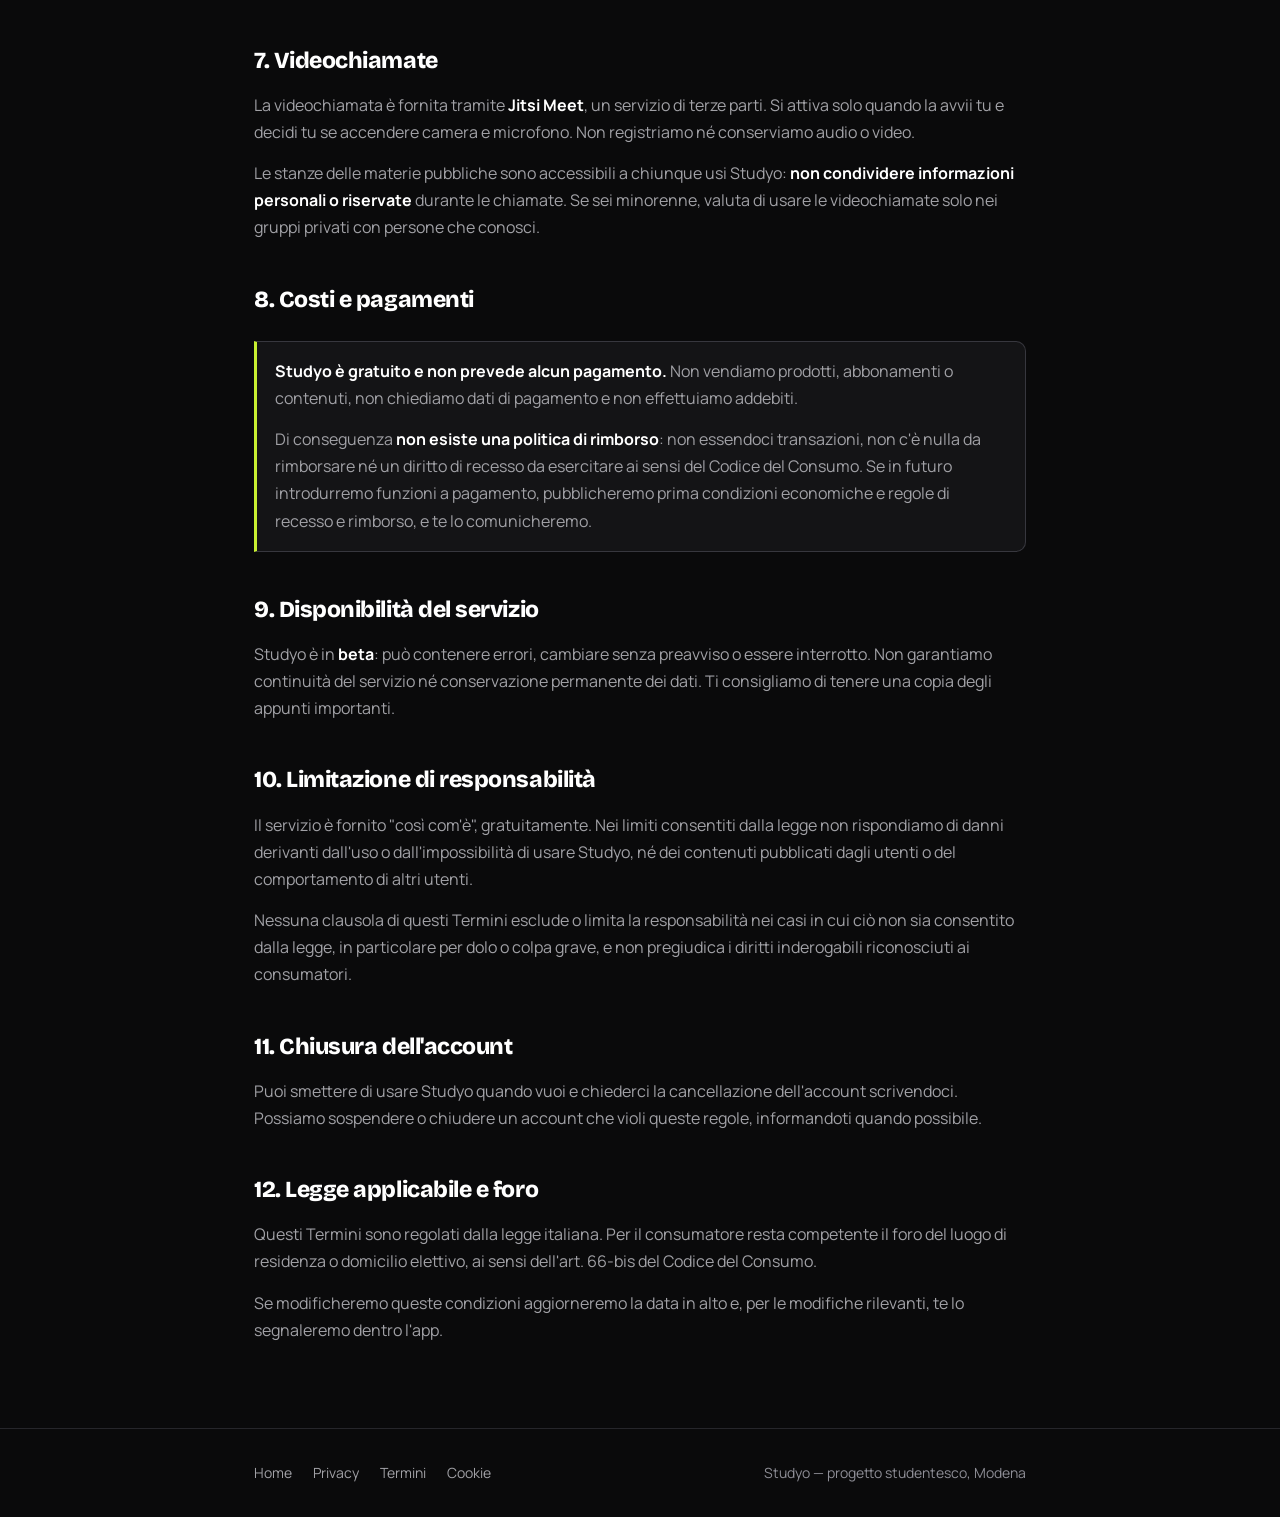
<file: termini.html>
<!DOCTYPE html>
<html lang="it">
<head>
<meta charset="UTF-8">
<meta name="viewport" content="width=device-width, initial-scale=1.0">
<title>Termini e condizioni — Studyo</title>
<meta name="description" content="Le regole per usare Studyo: chi può iscriversi, come comportarsi, cosa non è permesso e come funziona il servizio.">
<meta name="robots" content="index, follow">
<meta name="theme-color" content="#0A0A0B">
<link rel="icon" type="image/png" sizes="32x32" href="icons/icon-32.png">
<link rel="stylesheet" href="fonts/fonts.css">
<link rel="stylesheet" href="legal.css">
</head>
<body>

<nav>
  <div class="wrap nav-in">
    <a href="index.html" class="brand">
      <svg width="24" height="24" viewBox="0 0 32 32" fill="none" role="img" aria-label="Logo Studyo">
        <rect width="32" height="32" rx="7" fill="#C8F031"/>
        <path d="M20.6 11c-.95-.9-2.5-1.45-4.25-1.45-2.8 0-4.65 1.35-4.65 3.4 0 1.95 1.45 2.9 4.05 3.5 2.3.55 3 .95 3 1.9 0 .95-.95 1.55-2.5 1.55-1.65 0-3.1-.6-4.15-1.65" stroke="#0A0A0B" stroke-width="2.6" stroke-linecap="round" fill="none"/>
      </svg>
      Studyo
    </a>
    <a href="index.html" class="back">← Torna al sito</a>
  </div>
</nav>

<header class="doc">
  <div class="wrap">
    <h1>Termini e condizioni d'uso</h1>
    <p class="updated">Ultimo aggiornamento: 16 settembre 2026 · Versione 1.0</p>
  </div>
</header>

<main>
  <div class="wrap">

    <p>Usando Studyo accetti queste condizioni. Sono scritte in modo semplice perché tu le capisca davvero: leggile, sono corte.</p>

    <div class="toc">
      <strong>Indice</strong>
      <ol>
        <li><a href="#chi">Chi siamo</a></li>
        <li><a href="#eta">Chi può iscriversi</a></li>
        <li><a href="#servizio">Cos'è Studyo e cosa non è</a></li>
        <li><a href="#account">Il tuo account</a></li>
        <li><a href="#regole">Regole di comportamento</a></li>
        <li><a href="#contenuti">I contenuti che pubblichi</a></li>
        <li><a href="#video">Videochiamate</a></li>
        <li><a href="#costi">Costi e pagamenti</a></li>
        <li><a href="#disponibilita">Disponibilità del servizio</a></li>
        <li><a href="#responsabilita">Limitazione di responsabilità</a></li>
        <li><a href="#chiusura">Chiusura dell'account</a></li>
        <li><a href="#legge">Legge applicabile</a></li>
      </ol>
    </div>

    <h2 id="chi">1. Chi siamo</h2>
    <p>Studyo è un progetto indipendente creato da <strong>Francesco Catalano e Davide Barbieri</strong>, studenti dell'Università di Modena e Reggio Emilia. Non siamo una società e il servizio è offerto gratuitamente e senza scopo di lucro.</p>
    <p>Contatto: <a href="mailto:fra.cata2006@gmail.com">fra.cata2006@gmail.com</a></p>

    <h2 id="eta">2. Chi può iscriversi</h2>
    <div class="callout warn">
      <p><strong>Devi avere almeno 14 anni.</strong> Iscrivendoti dichiari di avere 14 anni compiuti. Se hai meno di 14 anni puoi usare Studyo solo se un genitore o chi esercita la responsabilità genitoriale presta il consenso e ci scrive all'indirizzo qui sopra.</p>
    </div>
    <p>Un genitore può chiederci in qualsiasi momento la chiusura dell'account del figlio minorenne e la cancellazione dei dati: procediamo senza discutere.</p>

    <h2 id="servizio">3. Cos'è Studyo e cosa non è</h2>
    <p>Studyo è uno strumento per studiare insieme: lobby per materia, timer, quiz, flashcard, appunti, gruppi privati e videochiamate.</p>
    <p><strong>Studyo non è:</strong></p>
    <ul>
      <li>un servizio didattico ufficiale, né è affiliato, sponsorizzato o approvato da alcuna università, scuola o ente pubblico;</li>
      <li>una fonte di verità su piani di studio ed esami: i contenuti sono ricostruiti sulle classi di laurea ministeriali e <strong>possono non coincidere con il piano del tuo specifico ateneo</strong>. Verifica sempre sui canali ufficiali della tua università o scuola;</li>
      <li>uno strumento di valutazione: quiz e flashcard hanno solo scopo di ripasso e non garantiscono alcun risultato d'esame.</li>
    </ul>
    <p>I marchi e i nomi di università, scuole ed enti citati appartengono ai rispettivi titolari e sono usati solo per indicare la materia o l'istituto di appartenenza dichiarato dagli utenti.</p>

    <h2 id="account">4. Il tuo account</h2>
    <ul>
      <li>Sei responsabile delle credenziali e di quanto avviene dal tuo account.</li>
      <li>Usa un nome che non violi diritti altrui e non fingerti un'altra persona.</li>
      <li>Un account per persona; non cederlo a terzi.</li>
    </ul>

    <h2 id="regole">5. Regole di comportamento</h2>
    <p>Studyo è frequentato anche da minorenni. Nelle chat, nei gruppi e nelle videochiamate <strong>non è consentito</strong>:</p>
    <ul>
      <li>molestare, insultare, minacciare, discriminare o compiere atti di bullismo;</li>
      <li>pubblicare contenuti sessuali, violenti, illegali o comunque inadatti a un minore;</li>
      <li>contattare minori con finalità sessuali o adescatorie (comportamento penalmente rilevante ai sensi dell'art. 609-undecies c.p.);</li>
      <li>diffondere dati personali di altri senza il loro consenso;</li>
      <li>fare spam, pubblicità o vendere prodotti e servizi;</li>
      <li>caricare o condividere materiale protetto da diritto d'autore senza averne titolo;</li>
      <li>tentare di violare, sovraccaricare o aggirare i sistemi di sicurezza.</li>
    </ul>
    <div class="callout">
      <p><strong>Segnalazioni.</strong> Se qualcuno si comporta male, o se vedi contenuti che ti mettono a disagio, scrivici subito a <a href="mailto:fra.cata2006@gmail.com">fra.cata2006@gmail.com</a> oppure usa il pulsante feedback dentro l'app. Valutiamo ogni segnalazione e possiamo sospendere o chiudere gli account coinvolti. In caso di sospetto reato ci rivolgiamo alle autorità.</p>
    </div>

    <h2 id="contenuti">6. I contenuti che pubblichi</h2>
    <p>Appunti, messaggi, note e recensioni restano tuoi. Pubblicandoli ci dai solo il permesso tecnico di memorizzarli e mostrarli agli altri utenti secondo le impostazioni che scegli (per esempio se attivi la condivisione degli appunti).</p>
    <p>Sei responsabile di ciò che scrivi. Possiamo rimuovere contenuti che violano queste regole o la legge.</p>

    <h3>Recensioni sugli esami</h3>
    <p>Nella sezione "Com'è l'esame" puoi raccontare la tua esperienza con un esame che hai sostenuto: difficoltà, ore di studio, com'è fatta la prova, cosa ti è servito e un consiglio. Scrivendo una recensione ti impegni a:</p>
    <ul>
      <li><strong>parlare dell'esame, non delle persone</strong>: niente giudizi, commenti o insinuazioni su docenti, assistenti o compagni, anche se non li nomini;</li>
      <li>raccontare solo ciò che hai vissuto direttamente e in buona fede, senza affermazioni false o non verificabili;</li>
      <li>non pubblicare tracce d'esame riservate, soluzioni di prove in corso o dati personali;</li>
      <li>scrivere una sola recensione per esame e non farla scrivere ad altri al tuo posto.</li>
    </ul>
    <p>Le recensioni sono opinioni personali degli utenti: Studyo non le verifica prima della pubblicazione e non ne garantisce l'esattezza. Ogni recensione può essere segnalata; <strong>dopo 3 segnalazioni viene nascosta automaticamente</strong> in attesa di verifica, e rimuoviamo quelle che violano queste regole o la legge. Se ritieni che una recensione leda i tuoi diritti, scrivici all'indirizzo indicato sopra: interveniamo tempestivamente.</p>

    <h2 id="video">7. Videochiamate</h2>
    <p>La videochiamata è fornita tramite <strong>Jitsi Meet</strong>, un servizio di terze parti. Si attiva solo quando la avvii tu e decidi tu se accendere camera e microfono. Non registriamo né conserviamo audio o video.</p>
    <p>Le stanze delle materie pubbliche sono accessibili a chiunque usi Studyo: <strong>non condividere informazioni personali o riservate</strong> durante le chiamate. Se sei minorenne, valuta di usare le videochiamate solo nei gruppi privati con persone che conosci.</p>

    <h2 id="costi">8. Costi e pagamenti</h2>
    <div class="callout">
      <p><strong>Studyo è gratuito e non prevede alcun pagamento.</strong> Non vendiamo prodotti, abbonamenti o contenuti, non chiediamo dati di pagamento e non effettuiamo addebiti.</p>
      <p>Di conseguenza <strong>non esiste una politica di rimborso</strong>: non essendoci transazioni, non c'è nulla da rimborsare né un diritto di recesso da esercitare ai sensi del Codice del Consumo. Se in futuro introdurremo funzioni a pagamento, pubblicheremo prima condizioni economiche e regole di recesso e rimborso, e te lo comunicheremo.</p>
    </div>

    <h2 id="disponibilita">9. Disponibilità del servizio</h2>
    <p>Studyo è in <strong>beta</strong>: può contenere errori, cambiare senza preavviso o essere interrotto. Non garantiamo continuità del servizio né conservazione permanente dei dati. Ti consigliamo di tenere una copia degli appunti importanti.</p>

    <h2 id="responsabilita">10. Limitazione di responsabilità</h2>
    <p>Il servizio è fornito "così com'è", gratuitamente. Nei limiti consentiti dalla legge non rispondiamo di danni derivanti dall'uso o dall'impossibilità di usare Studyo, né dei contenuti pubblicati dagli utenti o del comportamento di altri utenti.</p>
    <p>Nessuna clausola di questi Termini esclude o limita la responsabilità nei casi in cui ciò non sia consentito dalla legge, in particolare per dolo o colpa grave, e non pregiudica i diritti inderogabili riconosciuti ai consumatori.</p>

    <h2 id="chiusura">11. Chiusura dell'account</h2>
    <p>Puoi smettere di usare Studyo quando vuoi e chiederci la cancellazione dell'account scrivendoci. Possiamo sospendere o chiudere un account che violi queste regole, informandoti quando possibile.</p>

    <h2 id="legge">12. Legge applicabile e foro</h2>
    <p>Questi Termini sono regolati dalla legge italiana. Per il consumatore resta competente il foro del luogo di residenza o domicilio elettivo, ai sensi dell'art. 66-bis del Codice del Consumo.</p>
    <p>Se modificheremo queste condizioni aggiorneremo la data in alto e, per le modifiche rilevanti, te lo segnaleremo dentro l'app.</p>

  </div>
</main>

<footer>
  <div class="wrap foot">
    <div>
      <a href="index.html">Home</a>
      <a href="privacy.html">Privacy</a>
      <a href="termini.html">Termini</a>
      <a href="cookie.html">Cookie</a>
    </div>
    <div>Studyo — progetto studentesco, Modena</div>
  </div>
</footer>

</body>
</html>
</file>
<file: fonts/fonts.css>
/* latin-ext */
@font-face {
  font-family: 'Bricolage Grotesque';
  font-style: normal;
  font-weight: 600;
  font-stretch: 100%;
  font-display: swap;
  src: url(BricolageGrotesque-600-latin-ext.woff2) format('woff2');
  unicode-range: U+0100-02BA, U+02BD-02C5, U+02C7-02CC, U+02CE-02D7, U+02DD-02FF, U+0304, U+0308, U+0329, U+1D00-1DBF, U+1E00-1E9F, U+1EF2-1EFF, U+2020, U+20A0-20AB, U+20AD-20C0, U+2113, U+2C60-2C7F, U+A720-A7FF;
}
/* latin */
@font-face {
  font-family: 'Bricolage Grotesque';
  font-style: normal;
  font-weight: 600;
  font-stretch: 100%;
  font-display: swap;
  src: url(BricolageGrotesque-600-latin.woff2) format('woff2');
  unicode-range: U+0000-00FF, U+0131, U+0152-0153, U+02BB-02BC, U+02C6, U+02DA, U+02DC, U+0304, U+0308, U+0329, U+2000-206F, U+20AC, U+2122, U+2191, U+2193, U+2212, U+2215, U+FEFF, U+FFFD;
}
/* latin-ext */
@font-face {
  font-family: 'Bricolage Grotesque';
  font-style: normal;
  font-weight: 700;
  font-stretch: 100%;
  font-display: swap;
  src: url(BricolageGrotesque-700-latin-ext.woff2) format('woff2');
  unicode-range: U+0100-02BA, U+02BD-02C5, U+02C7-02CC, U+02CE-02D7, U+02DD-02FF, U+0304, U+0308, U+0329, U+1D00-1DBF, U+1E00-1E9F, U+1EF2-1EFF, U+2020, U+20A0-20AB, U+20AD-20C0, U+2113, U+2C60-2C7F, U+A720-A7FF;
}
/* latin */
@font-face {
  font-family: 'Bricolage Grotesque';
  font-style: normal;
  font-weight: 700;
  font-stretch: 100%;
  font-display: swap;
  src: url(BricolageGrotesque-700-latin.woff2) format('woff2');
  unicode-range: U+0000-00FF, U+0131, U+0152-0153, U+02BB-02BC, U+02C6, U+02DA, U+02DC, U+0304, U+0308, U+0329, U+2000-206F, U+20AC, U+2122, U+2191, U+2193, U+2212, U+2215, U+FEFF, U+FFFD;
}
/* latin-ext */
@font-face {
  font-family: 'Bricolage Grotesque';
  font-style: normal;
  font-weight: 800;
  font-stretch: 100%;
  font-display: swap;
  src: url(BricolageGrotesque-800-latin-ext.woff2) format('woff2');
  unicode-range: U+0100-02BA, U+02BD-02C5, U+02C7-02CC, U+02CE-02D7, U+02DD-02FF, U+0304, U+0308, U+0329, U+1D00-1DBF, U+1E00-1E9F, U+1EF2-1EFF, U+2020, U+20A0-20AB, U+20AD-20C0, U+2113, U+2C60-2C7F, U+A720-A7FF;
}
/* latin */
@font-face {
  font-family: 'Bricolage Grotesque';
  font-style: normal;
  font-weight: 800;
  font-stretch: 100%;
  font-display: swap;
  src: url(BricolageGrotesque-800-latin.woff2) format('woff2');
  unicode-range: U+0000-00FF, U+0131, U+0152-0153, U+02BB-02BC, U+02C6, U+02DA, U+02DC, U+0304, U+0308, U+0329, U+2000-206F, U+20AC, U+2122, U+2191, U+2193, U+2212, U+2215, U+FEFF, U+FFFD;
}
/* latin-ext */
@font-face {
  font-family: 'Manrope';
  font-style: normal;
  font-weight: 400;
  font-display: swap;
  src: url(Manrope-400-latin-ext.woff2) format('woff2');
  unicode-range: U+0100-02BA, U+02BD-02C5, U+02C7-02CC, U+02CE-02D7, U+02DD-02FF, U+0304, U+0308, U+0329, U+1D00-1DBF, U+1E00-1E9F, U+1EF2-1EFF, U+2020, U+20A0-20AB, U+20AD-20C0, U+2113, U+2C60-2C7F, U+A720-A7FF;
}
/* latin */
@font-face {
  font-family: 'Manrope';
  font-style: normal;
  font-weight: 400;
  font-display: swap;
  src: url(Manrope-400-latin.woff2) format('woff2');
  unicode-range: U+0000-00FF, U+0131, U+0152-0153, U+02BB-02BC, U+02C6, U+02DA, U+02DC, U+0304, U+0308, U+0329, U+2000-206F, U+20AC, U+2122, U+2191, U+2193, U+2212, U+2215, U+FEFF, U+FFFD;
}
/* latin-ext */
@font-face {
  font-family: 'Manrope';
  font-style: normal;
  font-weight: 500;
  font-display: swap;
  src: url(Manrope-500-latin-ext.woff2) format('woff2');
  unicode-range: U+0100-02BA, U+02BD-02C5, U+02C7-02CC, U+02CE-02D7, U+02DD-02FF, U+0304, U+0308, U+0329, U+1D00-1DBF, U+1E00-1E9F, U+1EF2-1EFF, U+2020, U+20A0-20AB, U+20AD-20C0, U+2113, U+2C60-2C7F, U+A720-A7FF;
}
/* latin */
@font-face {
  font-family: 'Manrope';
  font-style: normal;
  font-weight: 500;
  font-display: swap;
  src: url(Manrope-500-latin.woff2) format('woff2');
  unicode-range: U+0000-00FF, U+0131, U+0152-0153, U+02BB-02BC, U+02C6, U+02DA, U+02DC, U+0304, U+0308, U+0329, U+2000-206F, U+20AC, U+2122, U+2191, U+2193, U+2212, U+2215, U+FEFF, U+FFFD;
}
/* latin-ext */
@font-face {
  font-family: 'Manrope';
  font-style: normal;
  font-weight: 600;
  font-display: swap;
  src: url(Manrope-600-latin-ext.woff2) format('woff2');
  unicode-range: U+0100-02BA, U+02BD-02C5, U+02C7-02CC, U+02CE-02D7, U+02DD-02FF, U+0304, U+0308, U+0329, U+1D00-1DBF, U+1E00-1E9F, U+1EF2-1EFF, U+2020, U+20A0-20AB, U+20AD-20C0, U+2113, U+2C60-2C7F, U+A720-A7FF;
}
/* latin */
@font-face {
  font-family: 'Manrope';
  font-style: normal;
  font-weight: 600;
  font-display: swap;
  src: url(Manrope-600-latin.woff2) format('woff2');
  unicode-range: U+0000-00FF, U+0131, U+0152-0153, U+02BB-02BC, U+02C6, U+02DA, U+02DC, U+0304, U+0308, U+0329, U+2000-206F, U+20AC, U+2122, U+2191, U+2193, U+2212, U+2215, U+FEFF, U+FFFD;
}
/* latin-ext */
@font-face {
  font-family: 'Manrope';
  font-style: normal;
  font-weight: 700;
  font-display: swap;
  src: url(Manrope-700-latin-ext.woff2) format('woff2');
  unicode-range: U+0100-02BA, U+02BD-02C5, U+02C7-02CC, U+02CE-02D7, U+02DD-02FF, U+0304, U+0308, U+0329, U+1D00-1DBF, U+1E00-1E9F, U+1EF2-1EFF, U+2020, U+20A0-20AB, U+20AD-20C0, U+2113, U+2C60-2C7F, U+A720-A7FF;
}
/* latin */
@font-face {
  font-family: 'Manrope';
  font-style: normal;
  font-weight: 700;
  font-display: swap;
  src: url(Manrope-700-latin.woff2) format('woff2');
  unicode-range: U+0000-00FF, U+0131, U+0152-0153, U+02BB-02BC, U+02C6, U+02DA, U+02DC, U+0304, U+0308, U+0329, U+2000-206F, U+20AC, U+2122, U+2191, U+2193, U+2212, U+2215, U+FEFF, U+FFFD;
}
/* latin-ext */
@font-face {
  font-family: 'Manrope';
  font-style: normal;
  font-weight: 800;
  font-display: swap;
  src: url(Manrope-800-latin-ext.woff2) format('woff2');
  unicode-range: U+0100-02BA, U+02BD-02C5, U+02C7-02CC, U+02CE-02D7, U+02DD-02FF, U+0304, U+0308, U+0329, U+1D00-1DBF, U+1E00-1E9F, U+1EF2-1EFF, U+2020, U+20A0-20AB, U+20AD-20C0, U+2113, U+2C60-2C7F, U+A720-A7FF;
}
/* latin */
@font-face {
  font-family: 'Manrope';
  font-style: normal;
  font-weight: 800;
  font-display: swap;
  src: url(Manrope-800-latin.woff2) format('woff2');
  unicode-range: U+0000-00FF, U+0131, U+0152-0153, U+02BB-02BC, U+02C6, U+02DA, U+02DC, U+0304, U+0308, U+0329, U+2000-206F, U+20AC, U+2122, U+2191, U+2193, U+2212, U+2215, U+FEFF, U+FFFD;
}
</file>
<file: css/landing-fx.css>
/* =============================================
   STUDYO — LANDING FX
   Motion design e micro-interazioni della landing.
   Regole:
   - si anima solo transform/translate e opacity (niente reflow)
   - gli stati nascosti esistono solo con html.fx, che viene messo
     SOLO se l'utente non chiede movimento ridotto: senza JS o con
     prefers-reduced-motion la pagina è identica a prima, tutta visibile
   - effetti "da mouse" solo con html.fx-pointer (pointer fine + hover)
   ============================================= */

:root {
  --ease: cubic-bezier(.16, 1, .3, 1);
  --ease-in-out: cubic-bezier(.65, 0, .35, 1);
  --t-fast: .15s;
  --t-med: .3s;
  --t-slow: .6s;
  --glow-lime: rgba(200, 240, 49, .35);
  --glow-orange: rgba(255, 90, 31, .35);
}

/* ---------- 0. Transizioni coerenti ---------- */
.btn { transition: transform var(--t-med) var(--ease), background-color var(--t-fast) var(--ease), color var(--t-fast) var(--ease), border-color var(--t-fast) var(--ease), box-shadow var(--t-med) var(--ease); }
.nav-links a, .foot a, .fp-teaser, summary:after { transition-timing-function: var(--ease); }
:focus-visible { transition: outline-offset var(--t-fast) var(--ease); }
.btn:active { transform: scale(.97); }

/* Solo per screen reader */
.sr-only { position: absolute; width: 1px; height: 1px; padding: 0; margin: -1px; overflow: hidden; clip: rect(0 0 0 0); white-space: nowrap; border: 0; }

/* ---------- 0. Grana sul nero (SVG generato, nessuna immagine) ---------- */
body::before {
  content: ''; position: fixed; inset: 0; z-index: -1; pointer-events: none;
  opacity: .05;
  background-image: url("data:image/svg+xml,%3Csvg xmlns='http://www.w3.org/2000/svg' width='160' height='160'%3E%3Cfilter id='n'%3E%3CfeTurbulence type='fractalNoise' baseFrequency='.9' numOctaves='2' stitchTiles='stitch'/%3E%3CfeColorMatrix values='0 0 0 0 1 0 0 0 0 1 0 0 0 0 1 0 0 0 .9 0'/%3E%3C/filter%3E%3Crect width='160' height='160' filter='url(%23n)'/%3E%3C/svg%3E");
  background-size: 160px 160px;
  will-change: transform;
}

/* ============================================= 1. HERO ============================================= */
header { isolation: isolate; overflow: hidden; }

/* Griglia di puntini: si sposta di pochi pixel col mouse (variabili da JS) */
header::before {
  content: ''; position: absolute; inset: -24px; z-index: -1; pointer-events: none;
  background-image: radial-gradient(rgba(255, 255, 255, .13) 1px, transparent 1.4px);
  background-size: 26px 26px;
  -webkit-mask-image: radial-gradient(ellipse 70% 55% at 30% 28%, #000 20%, transparent 75%);
          mask-image: radial-gradient(ellipse 70% 55% at 30% 28%, #000 20%, transparent 75%);
  transform: translate3d(var(--px, 0px), var(--py, 0px), 0);
  transition: transform .9s var(--ease);
}
/* Alone lime lontano, fermo */
header::after {
  content: ''; position: absolute; z-index: -1; pointer-events: none;
  width: 720px; height: 720px; left: -260px; top: -340px; border-radius: 50%;
  background: radial-gradient(circle, rgba(200, 240, 49, .07), transparent 62%);
}

/* Titolo: parole in ingresso (le span sono nel markup, niente flash) */
h1 .w { display: inline-block; }
.fx h1 .w {
  opacity: 0; translate: 0 .35em;
  animation: wordIn .55s var(--ease) forwards;
  animation-delay: calc(var(--i) * 65ms);
}
@keyframes wordIn { to { opacity: 1; translate: 0 0; } }

/* Un solo glitch breve su "più difficile.", a fine ingresso */
.fx .h1-lime { animation: glitch .42s steps(1, end) .62s 1; }
@keyframes glitch {
  0%   { text-shadow: 2px 0 var(--orange), -2px 0 rgba(255,255,255,.5); transform: translate3d(1px,0,0); }
  25%  { text-shadow: -3px 0 var(--orange), 2px 0 rgba(255,255,255,.4); transform: translate3d(-2px,0,0); }
  50%  { text-shadow: 1px 0 var(--orange), -1px 0 rgba(255,255,255,.35); transform: translate3d(1px,0,0); }
  75%  { text-shadow: -1px 0 var(--orange); transform: none; }
  100% { text-shadow: none; transform: none; }
}
.h1-lime { display: inline-block; }

/* Il resto dell'hero entra subito dopo il titolo */
.fx header .kicker, .fx header .lede, .fx header .rotator, .fx header .cta-row,
.fx header .micro, .fx header .fp-teaser, .fx header .metrics, .fx header .shot {
  opacity: 0; translate: 0 14px;
  animation: fadeUp .7s var(--ease) forwards;
}
.fx header .kicker   { animation-delay: 0s; }
.fx header .lede     { animation-delay: .38s; }
.fx header .rotator  { animation-delay: .46s; }
.fx header .cta-row  { animation-delay: .54s; }
.fx header .micro    { animation-delay: .6s; }
.fx header .fp-teaser{ animation-delay: .66s; }
.fx header .metrics  { animation-delay: .72s; }
.fx header .shot     { animation-delay: .8s; }
@keyframes fadeUp { to { opacity: 1; translate: 0 0; } }

/* Materie a rotazione: tutte nella stessa cella, la larghezza non cambia mai */
.rotator {
  display: flex; flex-wrap: wrap; align-items: baseline; gap: 4px 10px;
  margin: -14px 0 30px; font-size: 15px; color: var(--dim); font-weight: 600;
}
.rot {
  display: inline-grid; position: relative;
  padding: 3px 12px; border: 1px solid var(--line-2); border-radius: 999px;
  background: rgba(200, 240, 49, .06);
  color: var(--lime); font-family: var(--display); font-weight: 700; letter-spacing: -.01em;
  overflow: hidden;
}
.rot-item { grid-area: 1 / 1; white-space: nowrap; }
.fx .rot-item { opacity: 0; translate: 0 70%; transition: opacity .45s var(--ease), translate .45s var(--ease); }
.fx .rot-item.is-on { opacity: 1; translate: 0 0; }
.fx .rot-item.is-out { opacity: 0; translate: 0 -70%; }
/* Senza animazioni: si vede solo la prima */
html:not(.fx) .rot-item:not(:first-child) { visibility: hidden; }

/* CTA: alone lime e spostamento "magnetico" (variabili da JS) */
.btn-lime { box-shadow: 0 0 0 0 var(--glow-lime); }
.btn-lime:hover { box-shadow: 0 0 0 1px var(--lime), 0 10px 34px -6px var(--glow-lime); }
.fx-pointer .magnetic { transform: translate3d(var(--mx, 0px), var(--my, 0px), 0); }
.fx-pointer .magnetic:hover { transform: translate3d(var(--mx, 0px), calc(var(--my, 0px) - 1px), 0); }
.fx-pointer .magnetic:active { transform: translate3d(var(--mx, 0px), var(--my, 0px), 0) scale(.97); }

@media (max-width: 480px) {
  .rotator { margin: -18px 0 26px; font-size: 14px; }
}

/* ============================================= 2. FOCUS POCUS — timer vero ============================================= */
.room {
  font-family: 'Manrope', sans-serif; background: transparent; cursor: pointer;
  transition: color var(--t-fast) var(--ease), border-color var(--t-fast) var(--ease), background-color var(--t-fast) var(--ease), transform var(--t-med) var(--ease);
}
.room:hover { color: var(--text); border-color: var(--lime); }
.room[aria-pressed="true"] { color: var(--ink); background: var(--lime); border-color: var(--lime); }
.room:active { transform: scale(.96); }

.fpw { position: relative; padding: 2px; overflow: hidden; background: #0E0E10; min-height: 380px; }
.fpw-inner { position: relative; z-index: 1; height: 100%; border-radius: 0 12px 12px 0; overflow: hidden; background: #0A0A10; }

/* Bordo luminoso: un quadrato conico che ruota dietro l'area interna */
.fpw-glow {
  position: absolute; left: 50%; top: 50%; width: 150%; aspect-ratio: 1; z-index: 0;
  translate: -50% -50%;
  will-change: transform;
  backface-visibility: hidden;
  background: conic-gradient(from 0deg, transparent 0 55%, var(--lime) 70%, var(--orange) 82%, transparent 95%);
  opacity: 0; transition: opacity var(--t-slow) var(--ease);
}
.fpw.is-running .fpw-glow { opacity: 1; animation: spin 4.5s linear infinite; }
.fpw.is-running { box-shadow: inset 0 0 40px -18px var(--glow-lime); }
@keyframes spin { to { transform: rotate(360deg); } }

/* Atmosfera per stanza (solo colori già in palette o scuri neutri) */
.fpw-scene { position: absolute; inset: 0; transition: opacity var(--t-slow) var(--ease); }
.fpw[data-room="cosmos"] .fpw-scene { background: linear-gradient(165deg, #12131c, #0a0a0f); }
.fpw[data-room="rain"]   .fpw-scene { background: linear-gradient(170deg, #111822, #0a0c10); }
.fpw[data-room="fire"]   .fpw-scene { background: radial-gradient(ellipse 80% 55% at 50% 110%, rgba(255, 90, 31, .28), transparent 70%), #0d0a09; }
.fpw[data-room="cafe"]   .fpw-scene { background: radial-gradient(ellipse 70% 60% at 30% 100%, rgba(255, 90, 31, .14), transparent 70%), linear-gradient(170deg, #15110d, #0b0a09); }
.fpw[data-room="forest"] .fpw-scene { background: radial-gradient(ellipse 80% 60% at 50% 100%, rgba(200, 240, 49, .12), transparent 70%), linear-gradient(170deg, #0c130e, #090b0a); }
.fpw[data-room="void"]   .fpw-scene { background: linear-gradient(180deg, #0c1216, #090b0c); }

.fpw .sky span { background: #fff; }
.fpw[data-room="forest"] .sky span { background: var(--lime); box-shadow: 0 0 6px var(--lime); }
.fpw[data-room="fire"] .sky span, .fpw[data-room="cafe"] .sky span { background: var(--orange); }
.fpw[data-room="rain"] .sky, .fpw[data-room="void"] .sky { opacity: .35; }

/* Pioggia: un unico livello che scorre (transform), visibile solo in alcune stanze */
.fpw-rain {
  position: absolute; left: 0; right: 0; top: -100%; height: 200%; opacity: 0;
  background-image: repeating-linear-gradient(100deg, transparent 0 22px, rgba(255, 255, 255, .09) 22px 23px, transparent 23px 47px);
  transition: opacity var(--t-slow) var(--ease);
}
.fpw[data-room="rain"] .fpw-rain, .fpw[data-room="void"] .fpw-rain { opacity: 1; animation: rain 1.4s linear infinite; }
.fpw[data-room="void"] .fpw-rain { animation-duration: 3.5s; opacity: .6; }
@keyframes rain { to { transform: translate3d(-10px, 50%, 0); } }

.fpw-ui { position: relative; z-index: 1; height: 100%; display: flex; flex-direction: column; align-items: center; justify-content: center; gap: 12px; padding: 28px 24px; text-align: center; }
.fpw-top { position: absolute; top: 14px; left: 16px; right: 14px; display: flex; justify-content: space-between; align-items: center; gap: 10px; }
.fpw-try { display: inline-flex; align-items: center; gap: 7px; font-size: 12px; font-weight: 700; color: var(--muted); }
.fpw-sound {
  font: 600 12px 'Manrope', sans-serif; color: var(--muted); background: rgba(255, 255, 255, .04);
  border: 1px solid var(--line-2); border-radius: 999px; padding: 5px 11px; cursor: pointer;
  transition: color var(--t-fast) var(--ease), border-color var(--t-fast) var(--ease), background-color var(--t-fast) var(--ease);
}
.fpw-sound:hover { color: var(--text); border-color: var(--lime); }
.fpw-sound[aria-pressed="true"] { color: var(--ink); background: var(--lime); border-color: var(--lime); }

.fpw-room { margin-top: 26px; font-size: 12.5px; color: var(--muted); font-weight: 700; letter-spacing: .08em; text-transform: uppercase; }
.fpw-time { font-family: var(--display); font-size: clamp(54px, 7vw, 76px); font-weight: 800; letter-spacing: -.05em; line-height: 1; font-variant-numeric: tabular-nums; }
.fpw.is-running .fpw-time { text-shadow: 0 0 28px rgba(200, 240, 49, .25); }
.fpw-bar { width: min(260px, 80%); height: 4px; border-radius: 2px; background: rgba(255, 255, 255, .08); overflow: hidden; }
.fpw-bar span { display: block; height: 100%; background: var(--lime); transform-origin: left; transform: scaleX(0); transition: transform .9s linear; }
.fpw-durations { display: flex; gap: 6px; flex-wrap: wrap; justify-content: center; }
.fpw-dur {
  font: 600 13px 'Manrope', sans-serif; color: var(--muted); background: rgba(255, 255, 255, .04);
  border: 1px solid var(--line-2); border-radius: 7px; padding: 6px 12px; cursor: pointer;
  transition: color var(--t-fast) var(--ease), border-color var(--t-fast) var(--ease), background-color var(--t-fast) var(--ease);
}
.fpw-dur:hover { color: var(--text); border-color: var(--line-2); background: rgba(255, 255, 255, .08); }
.fpw-dur.is-on { color: var(--text); border-color: var(--lime); }
.fpw-dur:disabled { opacity: .45; cursor: not-allowed; }
.fpw-controls { display: flex; gap: 8px; margin-top: 4px; }
.fpw-controls .btn { padding: 11px 22px; font-size: 15px; border-radius: 8px; min-width: 104px; }
.fpw-status { min-height: 1.5em; font-size: 13.5px; color: var(--muted); max-width: 300px; }
.fpw-status a { color: var(--lime); text-decoration: underline; }

@media (max-width: 980px) {
  .fpw-inner { border-radius: 0 0 12px 12px; }
  .fpw { min-height: 360px; }
}
@media (max-width: 480px) {
  .fpw-ui { padding: 54px 16px 22px; }
  .fpw-top { left: 12px; right: 10px; }
  .fpw-room { margin-top: 0; }
}
.fpw.is-offscreen .sky span, .fpw.is-offscreen .fpw-rain, .fpw.is-offscreen .fpw-glow { animation-play-state: paused; }

/* ============================================= 5. REVEAL ON SCROLL (sistema unico) =============================================
   html.fx-js lo mette lo script: se non parte, niente resta nascosto. */
.fx-js [data-reveal] {
  opacity: 0; translate: 0 16px;
  transition: opacity .7s var(--ease) var(--d, 0ms), translate .7s var(--ease) var(--d, 0ms);
}
.fx-js [data-reveal].is-in { opacity: 1; translate: 0 0; }

/* ============================================= 3. COSA C'È DENTRO — BENTO ============================================= */
.feats.bento { grid-template-columns: repeat(4, minmax(0, 1fr)); grid-auto-flow: dense; gap: 14px; }
.bento .feat-lg   { grid-column: span 2; grid-row: span 2; }
.bento .feat-wide { grid-column: span 2; }

.bento .feat {
  --glow: var(--lime); --glow-soft: var(--glow-lime);
  position: relative; overflow: hidden; isolation: isolate;
  display: flex; flex-direction: column; justify-content: flex-end; min-height: 188px;
  transition: opacity .7s var(--ease) var(--d, 0ms), translate .7s var(--ease) var(--d, 0ms),
              transform .5s var(--ease), border-color var(--t-med) var(--ease), box-shadow var(--t-med) var(--ease);
}
.bento .feat[data-glow="orange"] { --glow: var(--orange); --glow-soft: var(--glow-orange); }
/* Inclinazione solo con un mouse: su touch nessun livello 3D inutile */
.fx-pointer .bento .feat { transform: perspective(900px) rotateX(var(--rx, 0deg)) rotateY(var(--ry, 0deg)); }
.bento .feat-lg .feat-viz { margin-bottom: auto; }
.bento .feat-lg h3 { font-size: clamp(22px, 2.4vw, 30px); }
.bento .feat-lg p { font-size: 16px; max-width: 420px; }

/* Luce che segue il cursore dentro la card */
.bento .feat::before {
  content: ''; position: absolute; inset: 0; z-index: -1; pointer-events: none;
  background: radial-gradient(420px circle at var(--gx, 50%) var(--gy, 0%), var(--glow-soft), transparent 45%);
  opacity: 0; transition: opacity var(--t-med) var(--ease);
}
.bento .feat:hover { border-color: var(--glow); box-shadow: 0 0 0 1px var(--glow), 0 18px 50px -24px var(--glow-soft); }
.bento .feat:hover::before { opacity: .55; }
.bento .feat:hover .fnum { color: var(--glow); }
.bento .feat .fnum { transition: color var(--t-med) var(--ease); }
.bento .feat[data-glow="orange"] .fnum { color: var(--lime); }
/* Touch: il bordo si accende alla pressione, niente inclinazione */
.bento .feat:active { border-color: var(--glow); }

/* Presenza: tre pallini che "respirano" (nessun numero) */
.feat-viz-presence { display: flex; align-items: center; gap: 12px; margin-bottom: 26px; }
.pdot { position: relative; width: 38px; height: 38px; border-radius: 50%; background: #1e1e23; border: 1px solid var(--line-2); }
.pdot i { position: absolute; right: -1px; bottom: -1px; width: 11px; height: 11px; border-radius: 50%; background: #22C55E; border: 2px solid var(--surface); }
.pdot i::after { content: ''; position: absolute; inset: -2px; border-radius: 50%; background: #22C55E; opacity: .5; animation: ping 2.4s var(--ease) infinite; }
.pdot:nth-child(2) i::after { animation-delay: .8s; }
.pdot:nth-child(3) i::after { animation-delay: 1.6s; }
@keyframes ping { 0% { transform: scale(1); opacity: .5; } 70%, 100% { transform: scale(2.6); opacity: 0; } }
.pline { flex: 1; height: 1px; background: linear-gradient(90deg, var(--line-2), transparent); }

/* Timer: arco che gira (transform) */
.feat-ring { width: 44px; height: 44px; margin-bottom: auto; fill: none; stroke-width: 3; }
.feat-ring circle { stroke: #26262B; }
.feat-ring .ring-fill { stroke: var(--lime); stroke-dasharray: 36 113; stroke-linecap: round; transform-origin: 22px 22px; animation: spin 6s linear infinite; }

/* Audio: equalizzatore (scaleY) */
.feat-eq { display: flex; align-items: flex-end; gap: 4px; height: 30px; margin-bottom: auto; }
.feat-eq i { width: 5px; height: 100%; border-radius: 2px; background: var(--orange); transform-origin: bottom; animation: eq 1.3s var(--ease-in-out) infinite alternate; }
.feat-eq i:nth-child(2) { animation-delay: -.3s; } .feat-eq i:nth-child(3) { animation-delay: -.7s; }
.feat-eq i:nth-child(4) { animation-delay: -.2s; } .feat-eq i:nth-child(5) { animation-delay: -.9s; }
@keyframes eq { from { transform: scaleY(.25); } to { transform: scaleY(1); } }

/* Animazioni decorative in pausa quando la sezione non è visibile */
.bento.is-offscreen *, .bento.is-offscreen *::after { animation-play-state: paused !important; }

@media (max-width: 980px) {
  .feats.bento { grid-template-columns: repeat(2, minmax(0, 1fr)); }
  .bento .feat-lg { grid-row: span 1; }
}
@media (max-width: 640px) {
  .feats.bento { grid-template-columns: 1fr; }
  .bento .feat-lg, .bento .feat-wide { grid-column: auto; }
  .bento .feat { min-height: 0; }
}

/* ============================================= 4. PER CHI — card che rivelano i dettagli =============================================
   Senza JS (html senza .aud-js) l'elenco resta visibile come prima. */
.aud-toggle { display: none; }
.aud-js .aud {
  position: relative; overflow: hidden; min-height: 290px;
  display: flex; flex-direction: column; padding-bottom: 0;
  transition: border-color var(--t-med) var(--ease), box-shadow var(--t-med) var(--ease), opacity .7s var(--ease) var(--d, 0ms), translate .7s var(--ease) var(--d, 0ms);
}
.aud-js .aud-front { display: flex; flex-direction: column; flex: 1; }
.aud-front p { color: var(--muted); font-size: 14.5px; }
.aud-js .aud-toggle {
  display: inline-flex; align-items: center; gap: 10px; align-self: flex-start;
  margin: auto 0 22px; padding: 8px 14px 8px 0; position: relative; z-index: 3;
  background: none; border: 0; cursor: pointer;
  font: 700 14px 'Manrope', sans-serif; color: var(--text);
}
.aud-plus { position: relative; width: 22px; height: 22px; border-radius: 50%; border: 1px solid var(--line-2); transition: transform var(--t-med) var(--ease), border-color var(--t-fast) var(--ease), background-color var(--t-fast) var(--ease); }
.aud-plus::before, .aud-plus::after { content: ''; position: absolute; left: 50%; top: 50%; width: 10px; height: 2px; background: var(--lime); translate: -50% -50%; }
.aud-plus::after { rotate: 90deg; transition: rotate var(--t-med) var(--ease); }
.aud-js .aud-more {
  position: absolute; left: 0; right: 0; top: 0; bottom: 64px; z-index: 2;
  padding: 26px 30px 8px; overflow: auto;
  background: linear-gradient(180deg, var(--surface) 80%, rgba(22, 22, 25, .96));
  transform: translate3d(0, 102%, 0); visibility: hidden;
  transition: transform .5s var(--ease), visibility 0s linear .5s;
}
.aud-js .aud-more ul { margin-top: 10px; }
.aud-eyebrow { display: none; }
.aud-js .aud-eyebrow { display: block; font-family: var(--display); font-weight: 800; font-size: 20px; letter-spacing: -.02em; color: var(--text); }

/* Aperta: al tocco, al click o con Invio/Spazio (.is-open) e al passaggio del mouse */
.aud-js .aud.is-open .aud-more,
.fx-pointer.aud-js .aud:hover .aud-more {
  transform: translate3d(0, 0, 0); visibility: visible;
  transition: transform .5s var(--ease), visibility 0s;
}
.aud-js .aud.is-open, .fx-pointer.aud-js .aud:hover { border-color: var(--lime); box-shadow: 0 18px 50px -26px var(--glow-lime); }
.aud-js .aud.is-open .aud-plus::after, .fx-pointer.aud-js .aud:hover .aud-plus::after { rotate: 0deg; }
.aud-js .aud.is-open .aud-plus, .fx-pointer.aud-js .aud:hover .aud-plus { border-color: var(--lime); background: rgba(200, 240, 49, .1); }
.aud-js .aud-toggle:hover .aud-plus { border-color: var(--lime); }

@media (max-width: 820px) {
  .aud-js .aud { min-height: 290px; }
}
@media (max-width: 480px) {
  .aud-js .aud { padding-left: 20px; padding-right: 20px; }
  .aud-js .aud-more { padding: 20px 20px 4px; }
  .aud-js .aud li { padding-top: 5px; padding-bottom: 5px; }
}

/* ============================================= 5. NAVIGAZIONE E SCROLL ============================================= */
nav { transition: background-color var(--t-med) var(--ease), border-color var(--t-med) var(--ease), backdrop-filter var(--t-med) var(--ease); }
nav.on {
  background: rgba(10, 10, 11, .72);
  -webkit-backdrop-filter: saturate(160%) blur(18px);
          backdrop-filter: saturate(160%) blur(18px);
}
.nav-links a { position: relative; }
.nav-links a::after {
  content: ''; position: absolute; left: 0; right: 0; bottom: -6px; height: 2px; border-radius: 2px;
  background: var(--lime); transform: scaleX(0); transform-origin: left;
  transition: transform var(--t-med) var(--ease);
}
.nav-links a:hover::after, .nav-links a.is-active::after { transform: scaleX(1); }
.nav-links a.is-active { color: var(--text); }

/* Barra di avanzamento: una sola trasformazione per fotogramma */
.scroll-progress {
  position: fixed; left: 0; right: 0; top: 0; z-index: 70; height: 2px; pointer-events: none;
  background: var(--lime); box-shadow: 0 0 10px var(--glow-lime);
  transform-origin: left; transform: scaleX(0);
}
html:not(.fx) .scroll-progress { display: none; }

/* ============================================= 6. DETTAGLI TECH ============================================= */
/* Anello che segue il cursore: solo con mouse, il cursore di sistema resta visibile */
.cursor-ring {
  position: fixed; left: 0; top: 0; z-index: 90; pointer-events: none;
  width: 30px; height: 30px; margin: -15px 0 0 -15px; border-radius: 50%;
  border: 1.5px solid var(--lime); opacity: 0;
  transform: translate3d(-100px, -100px, 0) scale(1);
  transition: opacity var(--t-med) var(--ease), background-color var(--t-med) var(--ease), border-color var(--t-med) var(--ease);
  will-change: transform;
}
.cursor-ring.is-visible { opacity: .55; }
.cursor-ring.is-hover { opacity: .9; background: rgba(200, 240, 49, .08); }
.cursor-ring.is-hover-orange { border-color: var(--orange); background: rgba(255, 90, 31, .08); }
html:not(.fx-pointer) .cursor-ring { display: none; }

/* Linea di luce che attraversa un bordo, con lunghe pause: solo su due elementi */
.scan { position: relative; overflow: hidden; }
.scan::after {
  content: ''; position: absolute; top: 0; left: 0; width: 35%; height: 1px; z-index: 5; pointer-events: none;
  background: linear-gradient(90deg, transparent, var(--lime), transparent);
  transform: translate3d(-100%, 0, 0); opacity: 0;
}
.fx .scan::after { animation: scan 7.5s var(--ease-in-out) 2s infinite; }
.fx .plan-now.scan::after { animation-delay: 4.5s; }
@keyframes scan {
  0% { transform: translate3d(-100%, 0, 0); opacity: 0; }
  4% { opacity: 1; }
  28% { transform: translate3d(300%, 0, 0); opacity: 1; }
  30%, 100% { transform: translate3d(300%, 0, 0); opacity: 0; }
}

/* Focus da tastiera: stesso anello lime ovunque, con un piccolo "respiro" in ingresso */
.fx :focus-visible { animation: focusIn .3s var(--ease); }
@keyframes focusIn { from { outline-offset: 0; } to { outline-offset: 3px; } }
</file>
<file: legal.css>
/* =============================================
   STUDYO — stile condiviso delle pagine legali
   ============================================= */
:root{
  --ink:#0A0A0B; --ink-2:#141416; --line:#26262B; --line-2:#37373E;
  --text:#FFFFFF; --muted:#A1A1A6; --dim:#8E8E96;
  --lime:#C8F031; --orange:#FF5A1F; --warn:#FFB020;
  --display:'Bricolage Grotesque','Manrope',sans-serif;
}
*{margin:0;padding:0;box-sizing:border-box}
html{scroll-behavior:smooth}
body{
  background:var(--ink);color:var(--text);
  font-family:'Manrope',-apple-system,sans-serif;
  line-height:1.7;-webkit-font-smoothing:antialiased;
}
::selection{background:var(--lime);color:var(--ink)}
a{color:var(--lime)}
a:hover{text-decoration:underline}
.wrap{max-width:820px;margin:0 auto;padding:0 24px}

nav{border-bottom:1px solid var(--line);position:sticky;top:0;background:rgba(10,10,11,.92);backdrop-filter:blur(10px);z-index:10}
.nav-in{display:flex;align-items:center;justify-content:space-between;height:66px}
.brand{display:flex;align-items:center;gap:10px;font-family:var(--display);font-weight:800;font-size:18px;letter-spacing:-.03em;color:var(--text);text-decoration:none}
.back{font-size:14px;font-weight:600;color:var(--muted);text-decoration:none}
.back:hover{color:var(--lime)}

header.doc{padding:56px 0 30px;border-bottom:1px solid var(--line)}
h1{font-family:var(--display);font-weight:800;font-size:clamp(30px,5vw,44px);letter-spacing:-.03em;line-height:1.12;margin-bottom:12px}
.updated{font-size:14px;color:var(--dim)}

main{padding:38px 0 70px}
h2{font-family:var(--display);font-weight:800;font-size:23px;letter-spacing:-.02em;margin:38px 0 12px;scroll-margin-top:80px}
h3{font-size:17px;font-weight:700;margin:22px 0 8px}
p{color:var(--muted);margin-bottom:14px}
ul,ol{color:var(--muted);margin:0 0 16px 22px}
li{margin-bottom:8px}
strong{color:var(--text);font-weight:700}
code{background:var(--ink-2);border:1px solid var(--line);padding:1px 6px;border-radius:5px;font-size:13px;color:var(--lime)}

.callout{
  border:1px solid var(--line-2);border-left:3px solid var(--lime);
  background:var(--ink-2);border-radius:0 10px 10px 0;
  padding:16px 18px;margin:22px 0;
}
.callout p:last-child{margin-bottom:0}
.callout.warn{border-left-color:var(--warn)}
.callout.warn strong{color:var(--warn)}

table{width:100%;border-collapse:collapse;margin:16px 0;font-size:14.5px}
th,td{border:1px solid var(--line);padding:10px 12px;text-align:left;vertical-align:top}
th{background:var(--ink-2);font-weight:700;color:var(--text);font-size:13px}
td{color:var(--muted)}

.toc{background:var(--ink-2);border:1px solid var(--line);border-radius:10px;padding:18px 22px;margin:26px 0}
.toc strong{display:block;margin-bottom:10px;font-size:14px}
.toc ol{margin:0 0 0 18px}
.toc li{margin-bottom:5px;font-size:14.5px}

footer{border-top:1px solid var(--line);padding:32px 0;color:var(--dim);font-size:14px}
.foot{display:flex;justify-content:space-between;gap:18px;flex-wrap:wrap;align-items:center}
.foot a{color:var(--muted);text-decoration:none;margin-right:18px}
.foot a:hover{color:var(--lime)}

:focus-visible{outline:none;box-shadow:0 0 0 3px rgba(200,240,49,.5);border-radius:4px}

@media(max-width:640px){
  header.doc{padding:38px 0 24px}
  main{padding:28px 0 50px}
  table{font-size:13.5px}
  th,td{padding:8px 9px}
}
</file>
